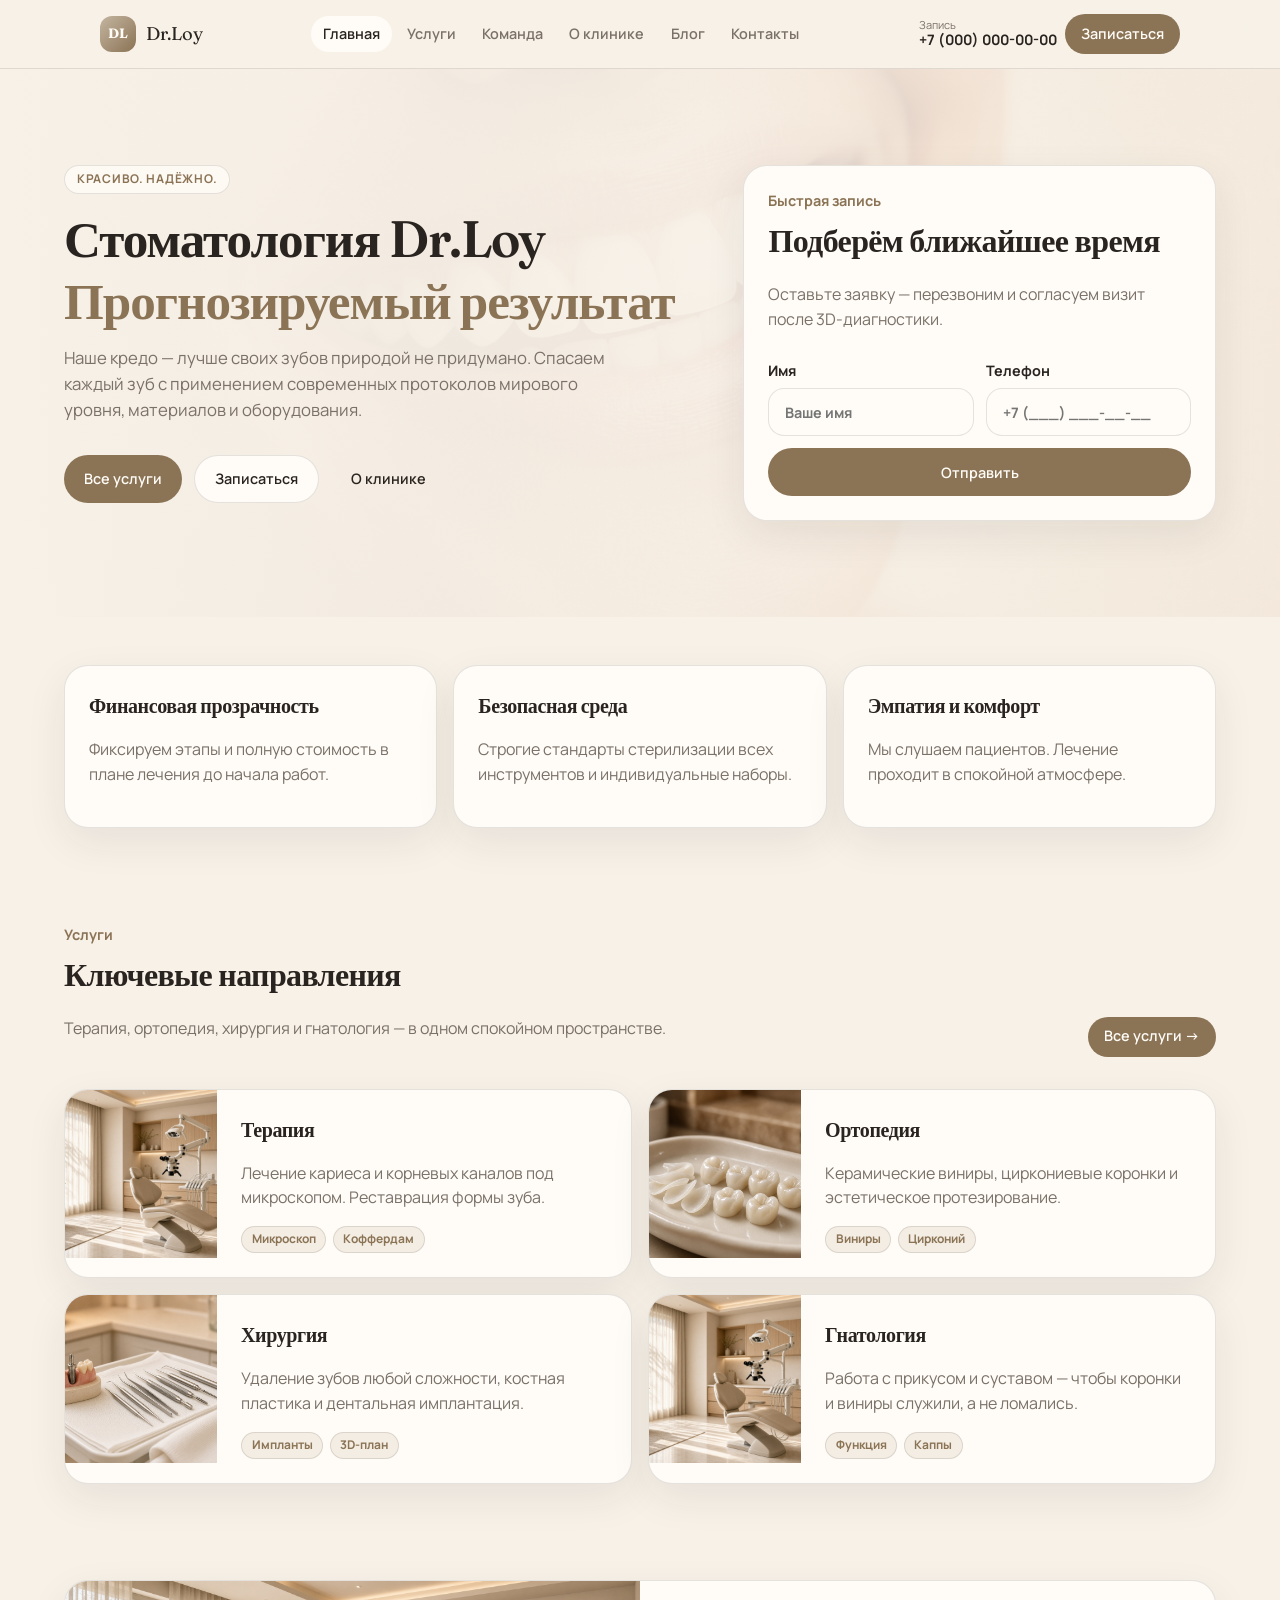
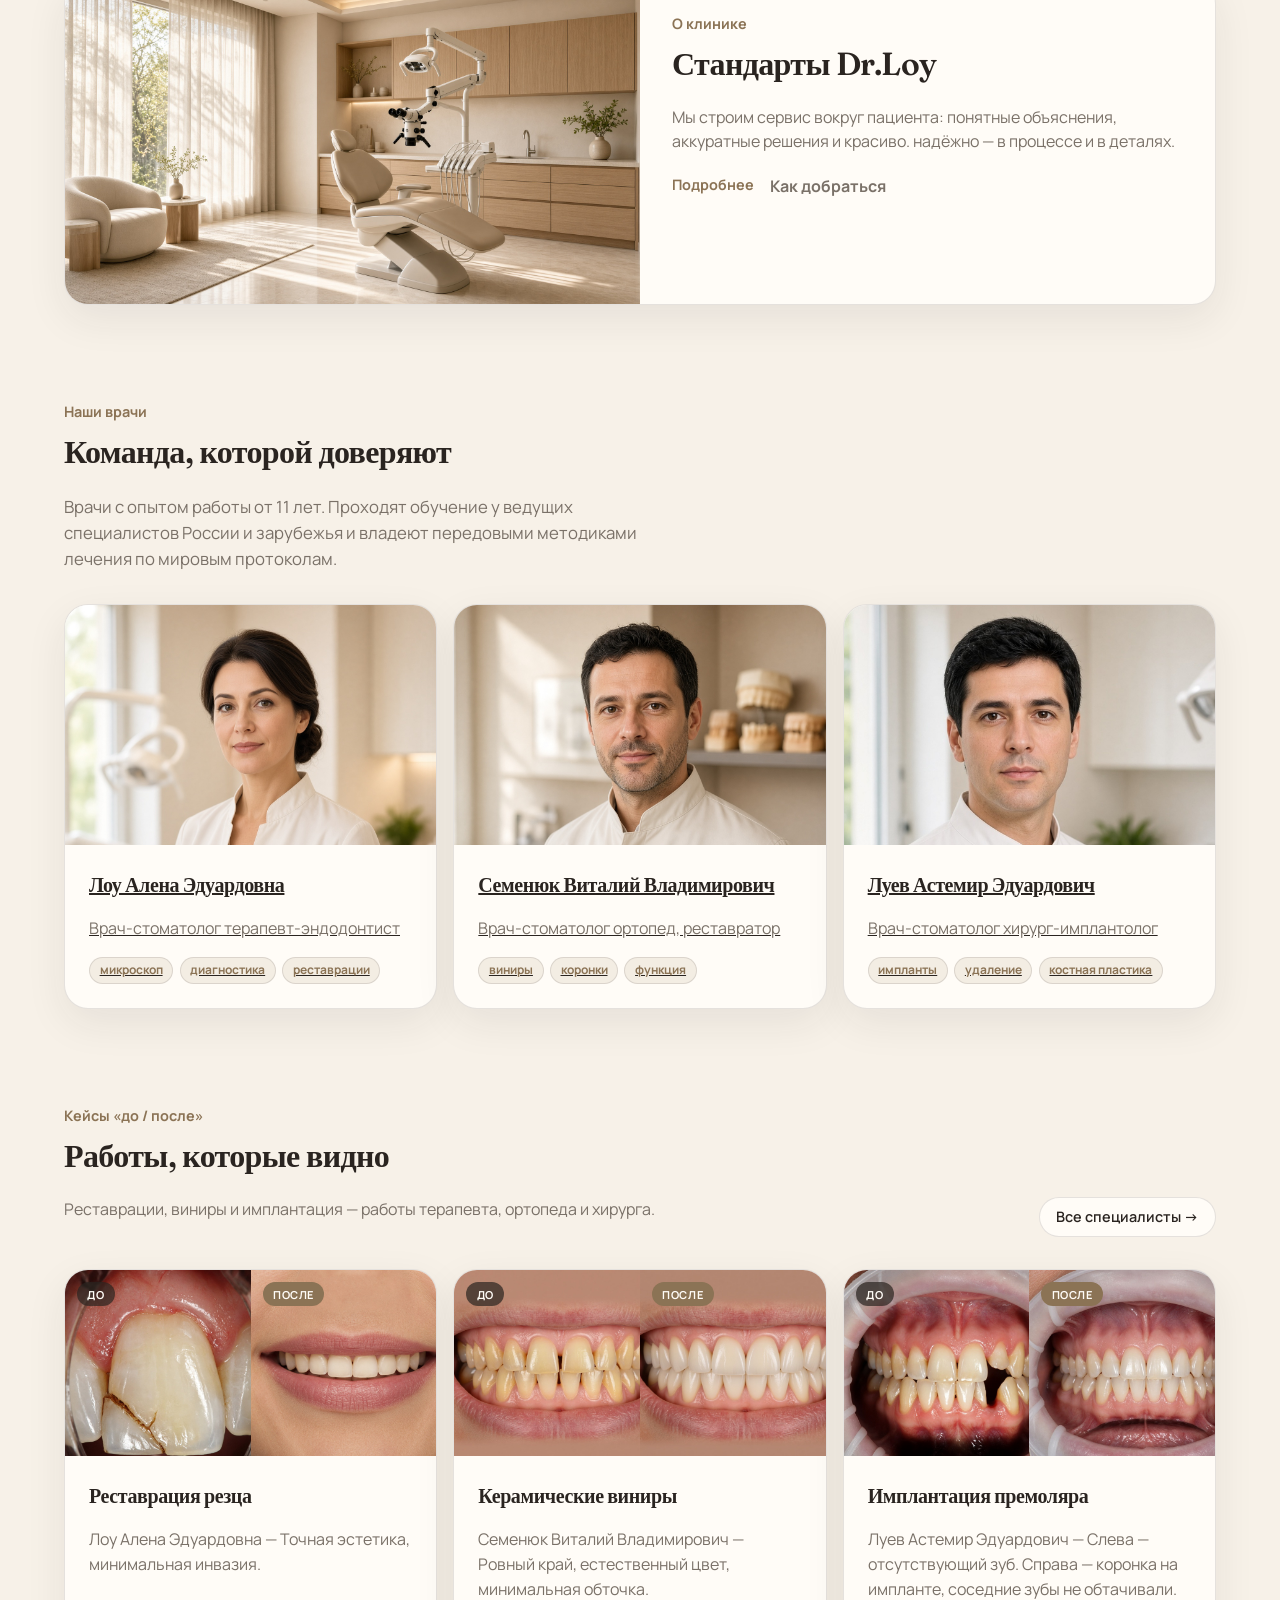
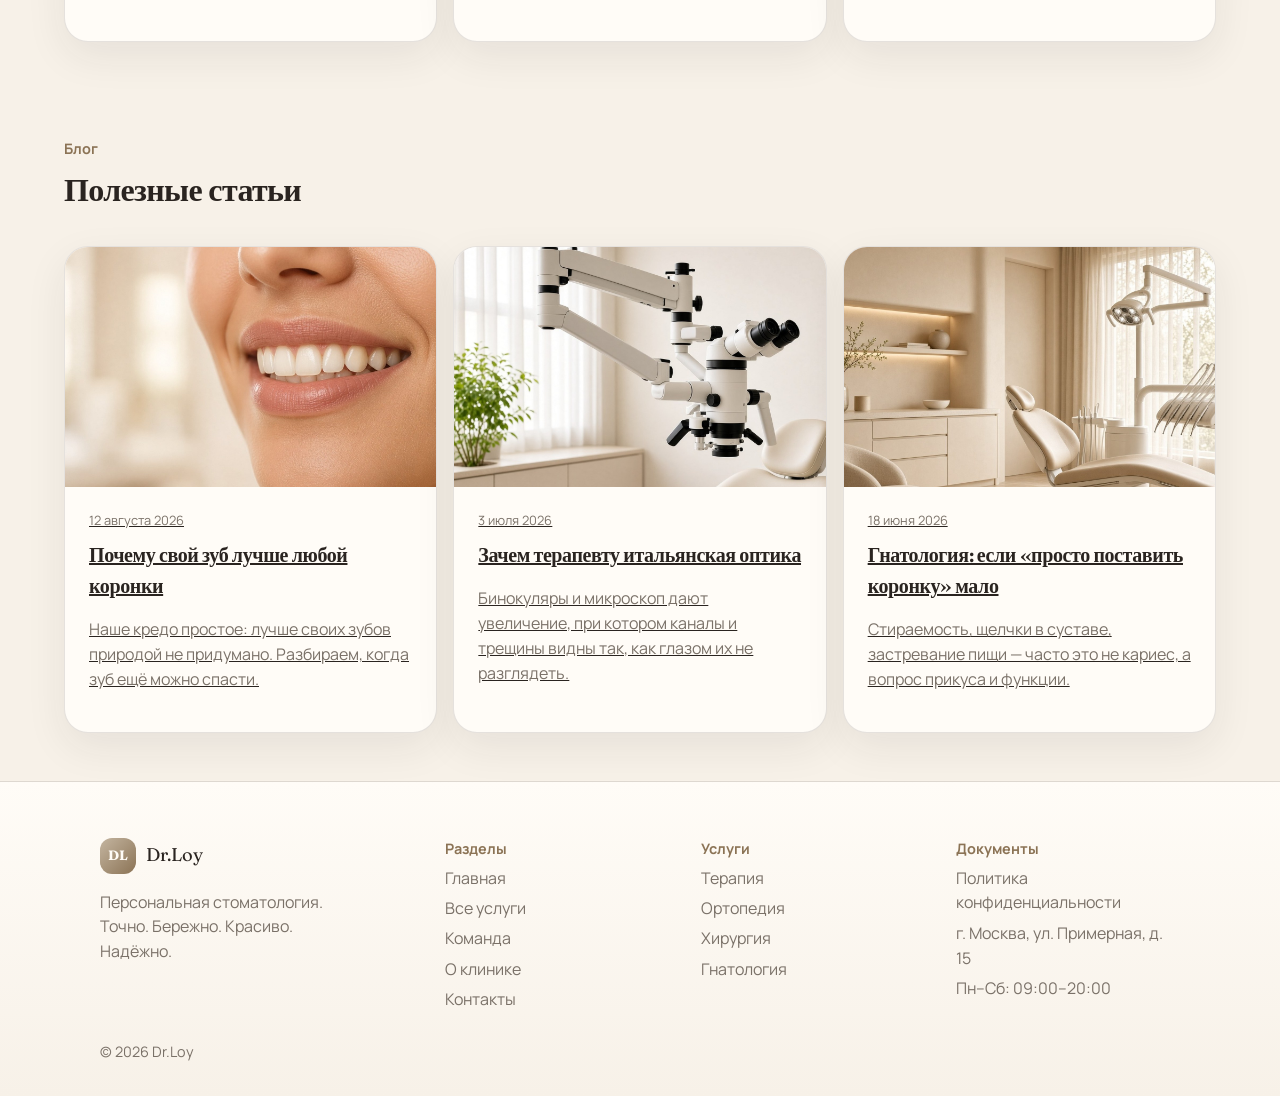
<file: index.html>
<!DOCTYPE html>
<html lang="ru">
<head>
  <meta charset="utf-8">
  <meta name="viewport" content="width=device-width, initial-scale=1">
  <title>Стоматология — Dr.Loy</title>
  <meta name="description" content="Персональная стоматология Dr.Loy. Точно. Бережно. Красиво. Надёжно.">
  <link rel="icon" href="favicon.svg" type="image/svg+xml">
  <link rel="preconnect" href="https://fonts.googleapis.com">
  <link rel="preconnect" href="https://fonts.gstatic.com" crossorigin>
  <link href="https://fonts.googleapis.com/css2?family=Fraunces:opsz,wght@9..144,500;9..144,600&family=Manrope:wght@400;600;700&display=swap" rel="stylesheet">
  <link rel="stylesheet" href="css/site.css">
</head>
<body>

<header class="header">
  <div class="wrap header-inner">
    <a class="logo" href="index.html" aria-label="На главную">
      <span class="mark">DL</span>
      <span>Dr.Loy</span>
    </a>
    <nav class="nav" aria-label="Навигация"><a class="is-on" href="index.html">Главная</a><a class="" href="uslugi.html">Услуги</a><a class="" href="komanda.html">Команда</a><a class="" href="o-klinike.html">О клинике</a><a class="" href="blog.html">Блог</a><a class="" href="kontakty.html">Контакты</a></nav>
    <div class="header-actions">
      <a class="phone" href="tel:+70000000000">
        <small>Запись</small>
        <b>+7 (000) 000-00-00</b>
      </a>
      <a class="btn btn-primary btn-sm" href="kontakty.html#booking">Записаться</a>
      <button class="menu-btn" type="button" data-menu aria-label="Меню">☰</button>
    </div>
  </div>
  <nav class="mobile-nav" data-mobile>
    <a href="index.html">Главная</a><a href="uslugi.html">Услуги</a><a href="komanda.html">Команда</a><a href="o-klinike.html">О клинике</a><a href="blog.html">Блог</a><a href="kontakty.html">Контакты</a>
    <a href="tel:+70000000000">+7 (000) 000-00-00</a>
  </nav>
</header>

<main>
  <section class="hero">
    <div class="hero-bg"><img src="images/bg/hero.jpg" alt="Ресепшен клиники Dr.Loy"><span></span></div>
    <div class="wrap hero-grid">
      <div>
        <span class="kicker">Красиво. Надёжно.</span>
        <h1>Стоматология Dr.Loy<span class="primary" style="display:block;font-size:inherit;margin-top:.4rem">Прогнозируемый результат</span></h1>
        <p class="lead">Наше кредо — лучше своих зубов природой не придумано. Спасаем каждый зуб с применением современных протоколов мирового уровня, материалов и оборудования.</p>
        <div class="hero-cta">
          <a class="btn btn-primary" href="uslugi.html">Все услуги</a>
          <a class="btn btn-ghost" href="kontakty.html#booking">Записаться</a>
          <a class="btn" href="o-klinike.html">О клинике</a>
        </div>
      </div>
      <div class="card pad">
        <div class="primary">Быстрая запись</div>
        <h2>Подберём ближайшее время</h2>
        
    <form class="form" data-booking>
      <p class="muted">Оставьте заявку — перезвоним и согласуем визит после 3D-диагностики.</p>
      <div class="form-row">
        <label>Имя<input name="name" required placeholder="Ваше имя" autocomplete="name"></label>
        <label>Телефон<input name="phone" required placeholder="+7 (___) ___-__-__" inputmode="tel" autocomplete="tel"></label>
      </div>
      
      <button class="btn btn-primary" type="submit">Отправить</button>
      <p class="ok hidden" data-ok>Заявка принята. Мы подберём ближайшее время и перезвоним.</p>
    </form>
      </div>
    </div>
  </section>

  <section class="section wrap">
    <div class="grid-3">
      <article class="card pad"><h3>Финансовая прозрачность</h3><p class="muted">Фиксируем этапы и полную стоимость в плане лечения до начала работ.</p></article>
      <article class="card pad"><h3>Безопасная среда</h3><p class="muted">Строгие стандарты стерилизации всех инструментов и индивидуальные наборы.</p></article>
      <article class="card pad"><h3>Эмпатия и комфорт</h3><p class="muted">Мы слушаем пациентов. Лечение проходит в спокойной атмосфере.</p></article>
    </div>
  </section>

  <section class="section wrap">
    <div class="row-head">
      <div>
        <div class="primary">Услуги</div>
        <h2>Ключевые направления</h2>
        <p class="muted">Терапия, ортопедия, хирургия и гнатология — в одном спокойном пространстве.</p>
      </div>
      <a class="btn btn-primary btn-sm" href="uslugi.html">Все услуги →</a>
    </div>
    <div class="grid-2" style="margin-top:2rem"><a class="card dir" href="terapiya.html"><img src="images/services/therapy.jpg" alt="Лечение под микроскопом"><div class="pad"><h3>Терапия</h3><p class="muted">Лечение кариеса и корневых каналов под микроскопом. Реставрация формы зуба.</p><div class="chips"><span class="badge">Микроскоп</span><span class="badge">Коффердам</span></div></div></a><a class="card dir" href="ortopediya.html"><img src="images/services/orthopedics.jpg" alt="Кабинет ортопедии"><div class="pad"><h3>Ортопедия</h3><p class="muted">Керамические виниры, циркониевые коронки и эстетическое протезирование.</p><div class="chips"><span class="badge">Виниры</span><span class="badge">Цирконий</span></div></div></a><a class="card dir" href="hirurgiya.html"><img src="images/services/surgery.jpg" alt="Хирургический кабинет"><div class="pad"><h3>Хирургия</h3><p class="muted">Удаление зубов любой сложности, костная пластика и дентальная имплантация.</p><div class="chips"><span class="badge">Импланты</span><span class="badge">3D-план</span></div></div></a><a class="card dir" href="gnatologiya.html"><img src="images/bg/clinic.jpg" alt="Кабинет консультации и планирования"><div class="pad"><h3>Гнатология</h3><p class="muted">Работа с прикусом и суставом — чтобы коронки и виниры служили, а не ломались.</p><div class="chips"><span class="badge">Функция</span><span class="badge">Каппы</span></div></div></a></div>
  </section>

  <section class="section wrap">
    <div class="card clinic-banner">
      <img src="images/bg/clinic.jpg" alt="Стоматологический кабинет Dr.Loy">
      <div class="pad" style="padding:2rem">
        <div class="primary">О клинике</div>
        <h2>Стандарты Dr.Loy</h2>
        <p class="muted">Мы строим сервис вокруг пациента: понятные объяснения, аккуратные решения и красиво. надёжно — в процессе и в деталях.</p>
        <div class="inline-links">
          <a class="primary" href="o-klinike.html">Подробнее</a>
          <a class="muted" href="kontakty.html">Как добраться</a>
        </div>
      </div>
    </div>
  </section>

  <section class="section wrap">
    <div class="primary">Наши врачи</div>
    <h2>Команда, которой доверяют</h2>
    <p class="lead">Врачи с опытом работы от 11 лет. Проходят обучение у ведущих специалистов России и зарубежья и владеют передовыми методиками лечения по мировым протоколам.</p>
    <div class="grid-3" style="margin-top:2rem"><a class="card person" href="vrach-alena-loy.html"><img src="images/doctors/alena-loy.jpg" alt="Лоу Алена Эдуардовна"><div class="pad"><h3>Лоу Алена Эдуардовна</h3><p class="muted">Врач-стоматолог терапевт-эндодонтист</p><div class="chips"><span class="badge">микроскоп</span><span class="badge">диагностика</span><span class="badge">реставрации</span></div></div></a><a class="card person" href="vrach-vitaly-semenyuk.html"><img src="images/doctors/vitaly-semenyuk.jpg" alt="Семенюк Виталий Владимирович"><div class="pad"><h3>Семенюк Виталий Владимирович</h3><p class="muted">Врач-стоматолог ортопед, реставратор</p><div class="chips"><span class="badge">виниры</span><span class="badge">коронки</span><span class="badge">функция</span></div></div></a><a class="card person" href="vrach-astemir-luev.html"><img src="images/doctors/astemir-luev.jpg" alt="Луев Астемир Эдуардович"><div class="pad"><h3>Луев Астемир Эдуардович</h3><p class="muted">Врач-стоматолог хирург-имплантолог</p><div class="chips"><span class="badge">импланты</span><span class="badge">удаление</span><span class="badge">костная пластика</span></div></div></a></div>
  </section>

  <section class="section wrap">
    <div class="row-head">
      <div>
        <div class="primary">Кейсы «до / после»</div>
        <h2>Работы, которые видно</h2>
        <p class="muted">Реставрации, виниры и имплантация — работы терапевта, ортопеда и хирурга.</p>
      </div>
      <a class="btn btn-ghost btn-sm" href="komanda.html">Все специалисты →</a>
    </div>
    <div class="grid-3" style="margin-top:2rem">
    <article class="card ba">
      <div class="ba-pair">
        <div class="shot"><img src="images/doctors/alena-loy/before-1.jpg" alt="До"><span class="tag tag-before">До</span></div>
        <div class="shot"><img src="images/doctors/alena-loy/after-1.jpg" alt="После"><span class="tag tag-after">После</span></div>
      </div>
      <div class="pad">
        <h3>Реставрация резца</h3>
        <p class="muted">Лоу Алена Эдуардовна — Точная эстетика, минимальная инвазия.</p>
      </div>
    </article>
    <article class="card ba">
      <div class="ba-pair">
        <div class="shot"><img src="images/doctors/vitaly-semenyuk/before-1.jpg" alt="До"><span class="tag tag-before">До</span></div>
        <div class="shot"><img src="images/doctors/vitaly-semenyuk/after-1.jpg" alt="После"><span class="tag tag-after">После</span></div>
      </div>
      <div class="pad">
        <h3>Керамические виниры</h3>
        <p class="muted">Семенюк Виталий Владимирович — Ровный край, естественный цвет, минимальная обточка.</p>
      </div>
    </article>
    <article class="card ba">
      <div class="ba-pair">
        <div class="shot"><img src="images/doctors/astemir-luev/before-1.jpg" alt="До"><span class="tag tag-before">До</span></div>
        <div class="shot"><img src="images/doctors/astemir-luev/after-1.jpg" alt="После"><span class="tag tag-after">После</span></div>
      </div>
      <div class="pad">
        <h3>Имплантация премоляра</h3>
        <p class="muted">Луев Астемир Эдуардович — Слева — отсутствующий зуб. Справа — коронка на импланте, соседние зубы не обтачивали.</p>
      </div>
    </article></div>
  </section>

  <section class="section wrap">
    <div class="primary">Блог</div>
    <h2>Полезные статьи</h2>
    <div class="grid-3" style="margin-top:2rem"><a class="card person" href="blog.html"><img src="images/blog/save-tooth.jpg" alt="Работа под дентальным микроскопом" class="post-thumb"><div class="pad"><div class="muted" style="font-size:.8rem">12 августа 2026</div><h3 style="margin-top:.5rem">Почему свой зуб лучше любой коронки</h3><p class="muted">Наше кредо простое: лучше своих зубов природой не придумано. Разбираем, когда зуб ещё можно спасти.</p></div></a><a class="card person" href="blog.html"><img src="images/blog/microscope.jpg" alt="Дентальный микроскоп" class="post-thumb"><div class="pad"><div class="muted" style="font-size:.8rem">3 июля 2026</div><h3 style="margin-top:.5rem">Зачем терапевту итальянская оптика</h3><p class="muted">Бинокуляры и микроскоп дают увеличение, при котором каналы и трещины видны так, как глазом их не разглядеть.</p></div></a><a class="card person" href="blog.html"><img src="images/blog/waiting.jpg" alt="Ортопед: функция и прикус" class="post-thumb"><div class="pad"><div class="muted" style="font-size:.8rem">18 июня 2026</div><h3 style="margin-top:.5rem">Гнатология: если «просто поставить коронку» мало</h3><p class="muted">Стираемость, щелчки в суставе, застревание пищи — часто это не кариес, а вопрос прикуса и функции.</p></div></a></div>
  </section>
</main>


<footer class="footer">
  <div class="wrap footer-grid">
    <div>
      <div class="logo"><span class="mark">DL</span><span>Dr.Loy</span></div>
      <p class="muted" style="margin-top:1rem;max-width:16rem">Персональная стоматология.<br>Точно. Бережно. Красиво. Надёжно.</p>
    </div>
    <div>
      <div class="primary">Разделы</div>
      <a href="index.html">Главная</a>
      <a href="uslugi.html">Все услуги</a>
      <a href="komanda.html">Команда</a>
      <a href="o-klinike.html">О клинике</a>
      <a href="kontakty.html">Контакты</a>
    </div>
    <div>
      <div class="primary">Услуги</div>
      <a href="terapiya.html">Терапия</a>
      <a href="ortopediya.html">Ортопедия</a>
      <a href="hirurgiya.html">Хирургия</a>
      <a href="gnatologiya.html">Гнатология</a>
    </div>
    <div>
      <div class="primary">Документы</div>
      <a href="politika.html">Политика конфиденциальности</a>
      <span class="muted" style="display:block;margin:.35rem 0">г. Москва, ул. Примерная, д. 15</span>
      <span class="muted" style="display:block;margin:.35rem 0">Пн–Сб: 09:00–20:00</span>
    </div>
  </div>
  <div class="wrap muted" style="padding-top:1.5rem;font-size:.9rem">© 2026 Dr.Loy</div>
</footer>
<script src="js/site.js"></script>
</body>
</html>
</file>
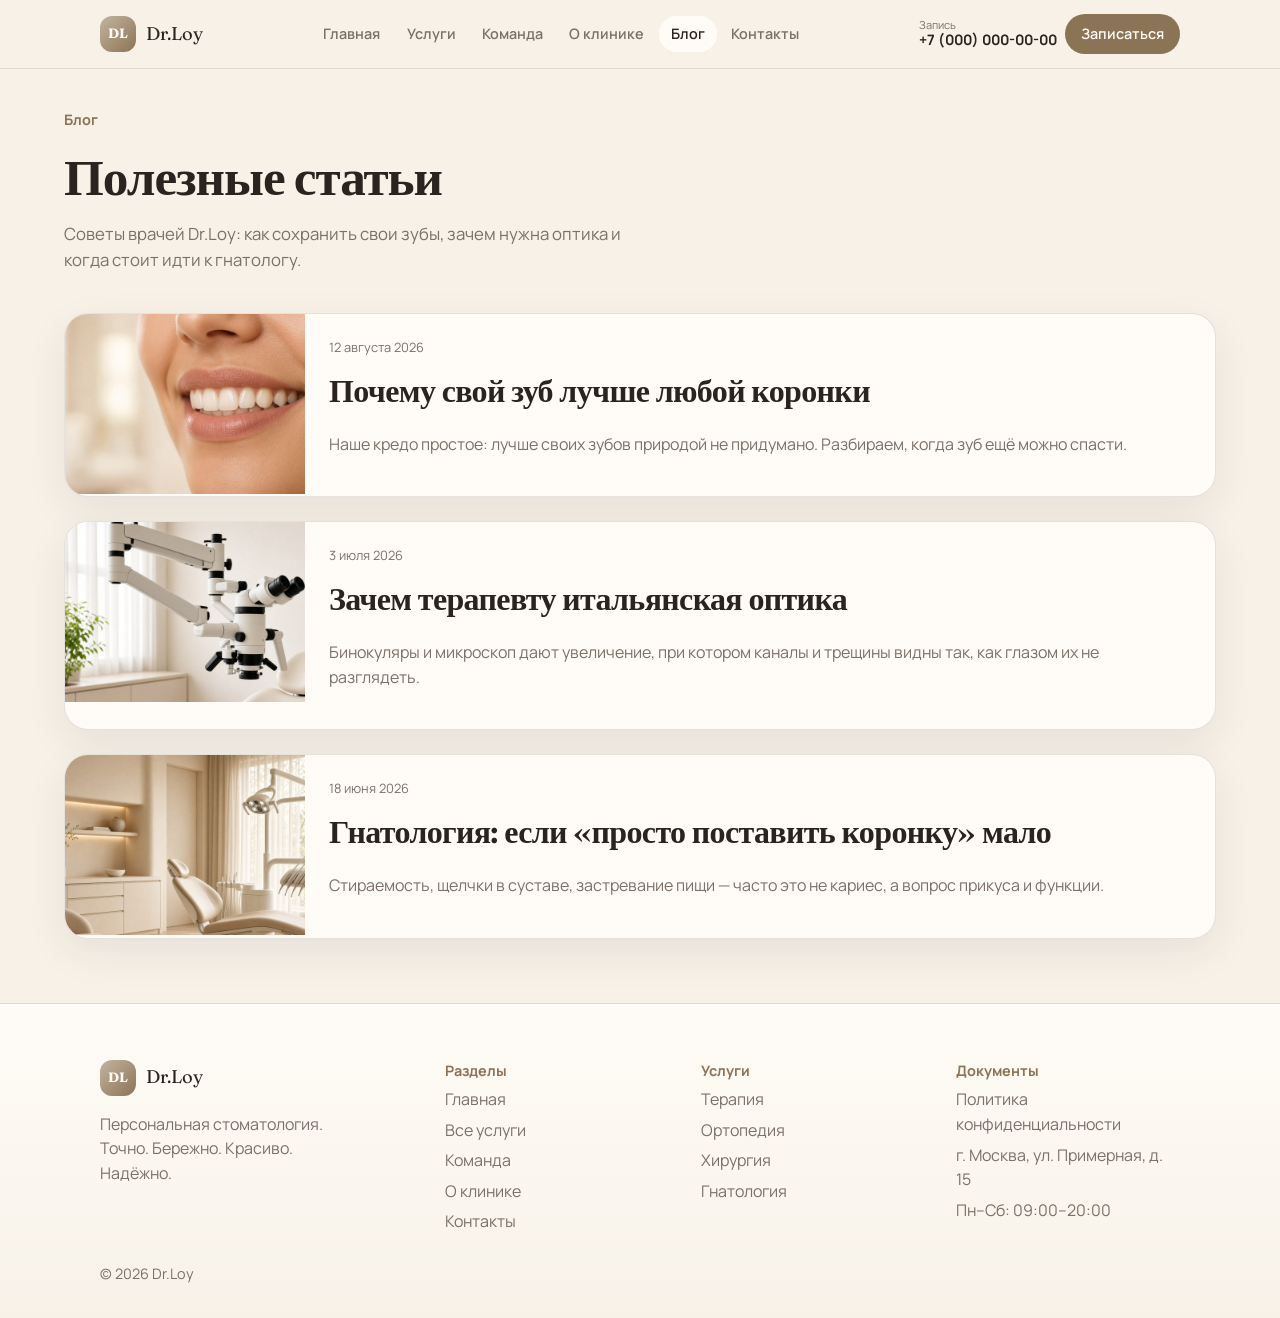
<file: blog.html>
<!DOCTYPE html>
<html lang="ru">
<head>
  <meta charset="utf-8">
  <meta name="viewport" content="width=device-width, initial-scale=1">
  <title>Блог — Dr.Loy</title>
  <meta name="description" content="Персональная стоматология Dr.Loy. Точно. Бережно. Красиво. Надёжно.">
  <link rel="icon" href="favicon.svg" type="image/svg+xml">
  <link rel="preconnect" href="https://fonts.googleapis.com">
  <link rel="preconnect" href="https://fonts.gstatic.com" crossorigin>
  <link href="https://fonts.googleapis.com/css2?family=Fraunces:opsz,wght@9..144,500;9..144,600&family=Manrope:wght@400;600;700&display=swap" rel="stylesheet">
  <link rel="stylesheet" href="css/site.css">
</head>
<body>

<header class="header">
  <div class="wrap header-inner">
    <a class="logo" href="index.html" aria-label="На главную">
      <span class="mark">DL</span>
      <span>Dr.Loy</span>
    </a>
    <nav class="nav" aria-label="Навигация"><a class="" href="index.html">Главная</a><a class="" href="uslugi.html">Услуги</a><a class="" href="komanda.html">Команда</a><a class="" href="o-klinike.html">О клинике</a><a class="is-on" href="blog.html">Блог</a><a class="" href="kontakty.html">Контакты</a></nav>
    <div class="header-actions">
      <a class="phone" href="tel:+70000000000">
        <small>Запись</small>
        <b>+7 (000) 000-00-00</b>
      </a>
      <a class="btn btn-primary btn-sm" href="kontakty.html#booking">Записаться</a>
      <button class="menu-btn" type="button" data-menu aria-label="Меню">☰</button>
    </div>
  </div>
  <nav class="mobile-nav" data-mobile>
    <a href="index.html">Главная</a><a href="uslugi.html">Услуги</a><a href="komanda.html">Команда</a><a href="o-klinike.html">О клинике</a><a href="blog.html">Блог</a><a href="kontakty.html">Контакты</a>
    <a href="tel:+70000000000">+7 (000) 000-00-00</a>
  </nav>
</header>

<main class="page wrap">
  <div class="primary">Блог</div>
  <h1>Полезные статьи</h1>
  <p class="lead">Советы врачей Dr.Loy: как сохранить свои зубы, зачем нужна оптика и когда стоит идти к гнатологу.</p>
  <div style="display:grid;gap:1.5rem;margin-top:2.5rem"><article class="card blog-row"><img src="images/blog/save-tooth.jpg" alt=""><div class="pad" style="padding:1.5rem"><div class="muted" style="font-size:.8rem">12 августа 2026</div><h2 style="margin-top:.5rem">Почему свой зуб лучше любой коронки</h2><p class="muted">Наше кредо простое: лучше своих зубов природой не придумано. Разбираем, когда зуб ещё можно спасти.</p></div></article><article class="card blog-row"><img src="images/blog/microscope.jpg" alt="Дентальный микроскоп"><div class="pad" style="padding:1.5rem"><div class="muted" style="font-size:.8rem">3 июля 2026</div><h2 style="margin-top:.5rem">Зачем терапевту итальянская оптика</h2><p class="muted">Бинокуляры и микроскоп дают увеличение, при котором каналы и трещины видны так, как глазом их не разглядеть.</p></div></article><article class="card blog-row"><img src="images/blog/waiting.jpg" alt="Зона ожидания клиники"><div class="pad" style="padding:1.5rem"><div class="muted" style="font-size:.8rem">18 июня 2026</div><h2 style="margin-top:.5rem">Гнатология: если «просто поставить коронку» мало</h2><p class="muted">Стираемость, щелчки в суставе, застревание пищи — часто это не кариес, а вопрос прикуса и функции.</p></div></article></div>
</main>


<footer class="footer">
  <div class="wrap footer-grid">
    <div>
      <div class="logo"><span class="mark">DL</span><span>Dr.Loy</span></div>
      <p class="muted" style="margin-top:1rem;max-width:16rem">Персональная стоматология.<br>Точно. Бережно. Красиво. Надёжно.</p>
    </div>
    <div>
      <div class="primary">Разделы</div>
      <a href="index.html">Главная</a>
      <a href="uslugi.html">Все услуги</a>
      <a href="komanda.html">Команда</a>
      <a href="o-klinike.html">О клинике</a>
      <a href="kontakty.html">Контакты</a>
    </div>
    <div>
      <div class="primary">Услуги</div>
      <a href="terapiya.html">Терапия</a>
      <a href="ortopediya.html">Ортопедия</a>
      <a href="hirurgiya.html">Хирургия</a>
      <a href="gnatologiya.html">Гнатология</a>
    </div>
    <div>
      <div class="primary">Документы</div>
      <a href="politika.html">Политика конфиденциальности</a>
      <span class="muted" style="display:block;margin:.35rem 0">г. Москва, ул. Примерная, д. 15</span>
      <span class="muted" style="display:block;margin:.35rem 0">Пн–Сб: 09:00–20:00</span>
    </div>
  </div>
  <div class="wrap muted" style="padding-top:1.5rem;font-size:.9rem">© 2026 Dr.Loy</div>
</footer>
<script src="js/site.js"></script>
</body>
</html>
</file>
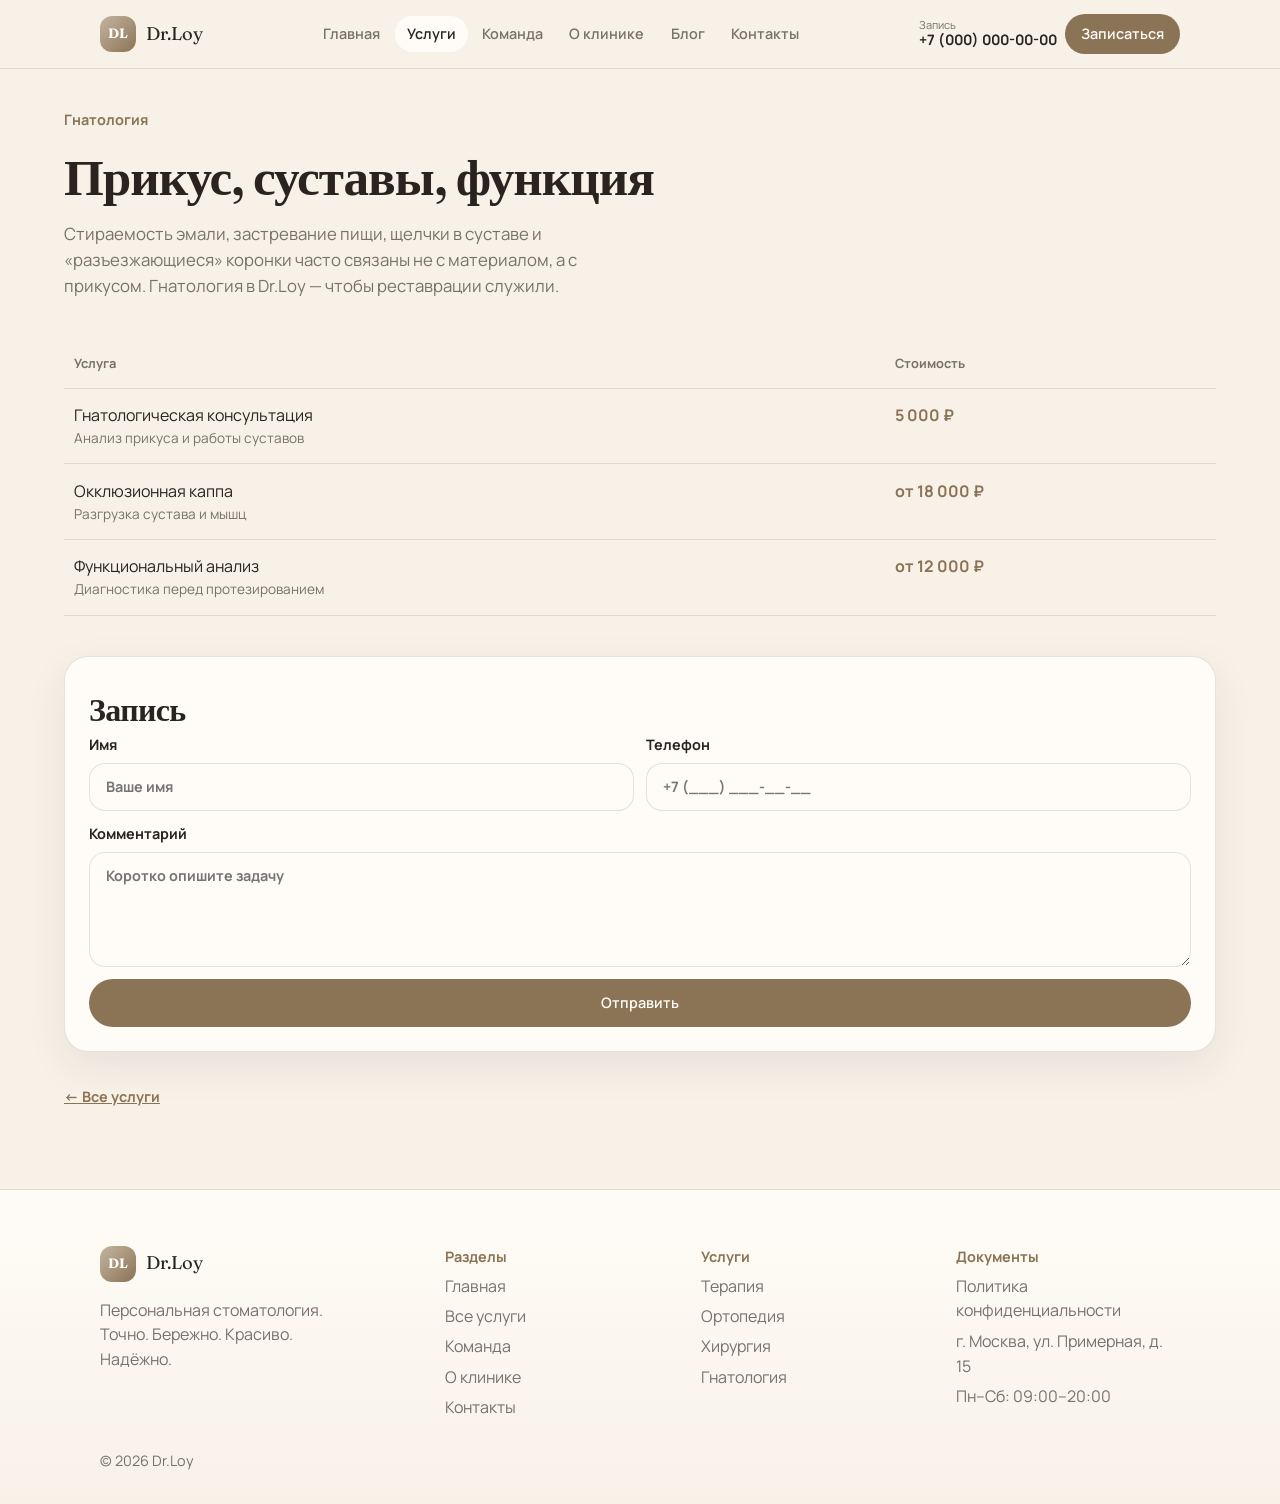
<file: gnatologiya.html>
<!DOCTYPE html>
<html lang="ru">
<head>
  <meta charset="utf-8">
  <meta name="viewport" content="width=device-width, initial-scale=1">
  <title>Гнатология — Dr.Loy</title>
  <meta name="description" content="Персональная стоматология Dr.Loy. Точно. Бережно. Красиво. Надёжно.">
  <link rel="icon" href="favicon.svg" type="image/svg+xml">
  <link rel="preconnect" href="https://fonts.googleapis.com">
  <link rel="preconnect" href="https://fonts.gstatic.com" crossorigin>
  <link href="https://fonts.googleapis.com/css2?family=Fraunces:opsz,wght@9..144,500;9..144,600&family=Manrope:wght@400;600;700&display=swap" rel="stylesheet">
  <link rel="stylesheet" href="css/site.css">
</head>
<body>

<header class="header">
  <div class="wrap header-inner">
    <a class="logo" href="index.html" aria-label="На главную">
      <span class="mark">DL</span>
      <span>Dr.Loy</span>
    </a>
    <nav class="nav" aria-label="Навигация"><a class="" href="index.html">Главная</a><a class="is-on" href="uslugi.html">Услуги</a><a class="" href="komanda.html">Команда</a><a class="" href="o-klinike.html">О клинике</a><a class="" href="blog.html">Блог</a><a class="" href="kontakty.html">Контакты</a></nav>
    <div class="header-actions">
      <a class="phone" href="tel:+70000000000">
        <small>Запись</small>
        <b>+7 (000) 000-00-00</b>
      </a>
      <a class="btn btn-primary btn-sm" href="kontakty.html#booking">Записаться</a>
      <button class="menu-btn" type="button" data-menu aria-label="Меню">☰</button>
    </div>
  </div>
  <nav class="mobile-nav" data-mobile>
    <a href="index.html">Главная</a><a href="uslugi.html">Услуги</a><a href="komanda.html">Команда</a><a href="o-klinike.html">О клинике</a><a href="blog.html">Блог</a><a href="kontakty.html">Контакты</a>
    <a href="tel:+70000000000">+7 (000) 000-00-00</a>
  </nav>
</header>

<main class="page wrap">
  <div class="primary">Гнатология</div>
  <h1>Прикус, суставы, функция</h1>
  <p class="lead">Стираемость эмали, застревание пищи, щелчки в суставе и «разъезжающиеся» коронки часто связаны не с материалом, а с прикусом. Гнатология в Dr.Loy — чтобы реставрации служили.</p>
  
  <section style="margin-top:2.5rem"><table class="price"><thead><tr><th>Услуга</th><th>Стоимость</th></tr></thead><tbody><tr data-row="Гнатологическая консультация Анализ прикуса и работы суставов"><td>Гнатологическая консультация<div class="muted" style="font-weight:400;font-size:.85rem">Анализ прикуса и работы суставов</div></td><td>5 000 ₽</td></tr><tr data-row="Окклюзионная каппа Разгрузка сустава и мышц"><td>Окклюзионная каппа<div class="muted" style="font-weight:400;font-size:.85rem">Разгрузка сустава и мышц</div></td><td>от 18 000 ₽</td></tr><tr data-row="Функциональный анализ Диагностика перед протезированием"><td>Функциональный анализ<div class="muted" style="font-weight:400;font-size:.85rem">Диагностика перед протезированием</div></td><td>от 12 000 ₽</td></tr></tbody></table></section>
  <section class="card pad" style="margin-top:2.5rem">
    <h2>Запись</h2>
    
    <form class="form" data-booking>
      
      <div class="form-row">
        <label>Имя<input name="name" required placeholder="Ваше имя" autocomplete="name"></label>
        <label>Телефон<input name="phone" required placeholder="+7 (___) ___-__-__" inputmode="tel" autocomplete="tel"></label>
      </div>
      <label>Комментарий<textarea name="comment" rows="4" placeholder="Коротко опишите задачу"></textarea></label>
      <button class="btn btn-primary" type="submit">Отправить</button>
      <p class="ok hidden" data-ok>Заявка принята. Мы подберём ближайшее время и перезвоним.</p>
    </form>
  </section>
  <p style="margin-top:2rem"><a class="primary" href="uslugi.html">← Все услуги</a></p>
</main>


<footer class="footer">
  <div class="wrap footer-grid">
    <div>
      <div class="logo"><span class="mark">DL</span><span>Dr.Loy</span></div>
      <p class="muted" style="margin-top:1rem;max-width:16rem">Персональная стоматология.<br>Точно. Бережно. Красиво. Надёжно.</p>
    </div>
    <div>
      <div class="primary">Разделы</div>
      <a href="index.html">Главная</a>
      <a href="uslugi.html">Все услуги</a>
      <a href="komanda.html">Команда</a>
      <a href="o-klinike.html">О клинике</a>
      <a href="kontakty.html">Контакты</a>
    </div>
    <div>
      <div class="primary">Услуги</div>
      <a href="terapiya.html">Терапия</a>
      <a href="ortopediya.html">Ортопедия</a>
      <a href="hirurgiya.html">Хирургия</a>
      <a href="gnatologiya.html">Гнатология</a>
    </div>
    <div>
      <div class="primary">Документы</div>
      <a href="politika.html">Политика конфиденциальности</a>
      <span class="muted" style="display:block;margin:.35rem 0">г. Москва, ул. Примерная, д. 15</span>
      <span class="muted" style="display:block;margin:.35rem 0">Пн–Сб: 09:00–20:00</span>
    </div>
  </div>
  <div class="wrap muted" style="padding-top:1.5rem;font-size:.9rem">© 2026 Dr.Loy</div>
</footer>
<script src="js/site.js"></script>
</body>
</html>
</file>
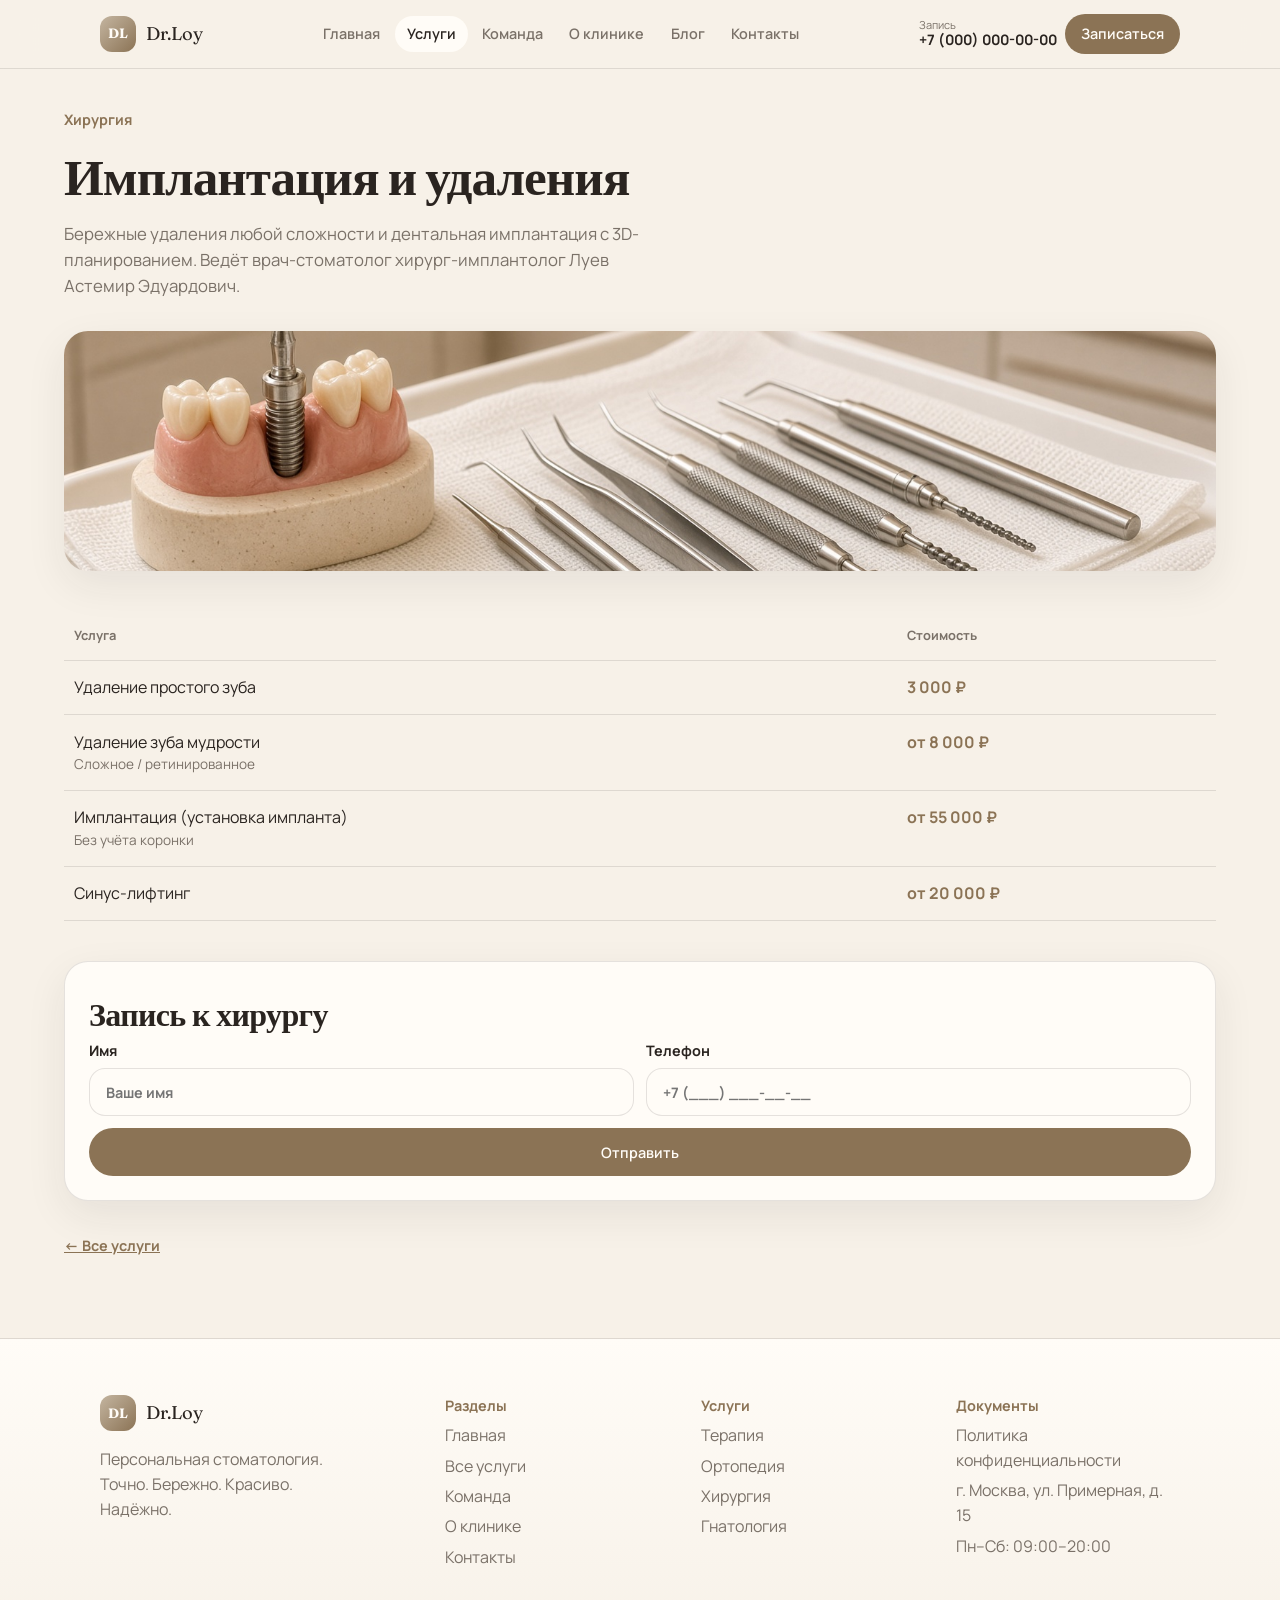
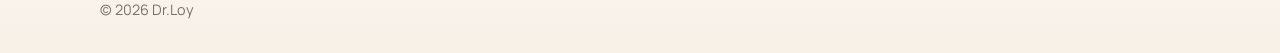
<file: hirurgiya.html>
<!DOCTYPE html>
<html lang="ru">
<head>
  <meta charset="utf-8">
  <meta name="viewport" content="width=device-width, initial-scale=1">
  <title>Хирургия — Dr.Loy</title>
  <meta name="description" content="Персональная стоматология Dr.Loy. Точно. Бережно. Красиво. Надёжно.">
  <link rel="icon" href="favicon.svg" type="image/svg+xml">
  <link rel="preconnect" href="https://fonts.googleapis.com">
  <link rel="preconnect" href="https://fonts.gstatic.com" crossorigin>
  <link href="https://fonts.googleapis.com/css2?family=Fraunces:opsz,wght@9..144,500;9..144,600&family=Manrope:wght@400;600;700&display=swap" rel="stylesheet">
  <link rel="stylesheet" href="css/site.css">
</head>
<body>

<header class="header">
  <div class="wrap header-inner">
    <a class="logo" href="index.html" aria-label="На главную">
      <span class="mark">DL</span>
      <span>Dr.Loy</span>
    </a>
    <nav class="nav" aria-label="Навигация"><a class="" href="index.html">Главная</a><a class="is-on" href="uslugi.html">Услуги</a><a class="" href="komanda.html">Команда</a><a class="" href="o-klinike.html">О клинике</a><a class="" href="blog.html">Блог</a><a class="" href="kontakty.html">Контакты</a></nav>
    <div class="header-actions">
      <a class="phone" href="tel:+70000000000">
        <small>Запись</small>
        <b>+7 (000) 000-00-00</b>
      </a>
      <a class="btn btn-primary btn-sm" href="kontakty.html#booking">Записаться</a>
      <button class="menu-btn" type="button" data-menu aria-label="Меню">☰</button>
    </div>
  </div>
  <nav class="mobile-nav" data-mobile>
    <a href="index.html">Главная</a><a href="uslugi.html">Услуги</a><a href="komanda.html">Команда</a><a href="o-klinike.html">О клинике</a><a href="blog.html">Блог</a><a href="kontakty.html">Контакты</a>
    <a href="tel:+70000000000">+7 (000) 000-00-00</a>
  </nav>
</header>

<main class="page wrap">
  <div class="primary">Хирургия</div>
  <h1>Имплантация и удаления</h1>
  <p class="lead">Бережные удаления любой сложности и дентальная имплантация с 3D-планированием. Ведёт врач-стоматолог хирург-имплантолог Луев Астемир Эдуардович.</p>
  <img class="wide-photo" src="images/services/surgery.jpg" alt="Хирургический кабинет" style="margin-top:2rem">
  <section style="margin-top:2.5rem"><table class="price"><thead><tr><th>Услуга</th><th>Стоимость</th></tr></thead><tbody><tr data-row="Удаление простого зуба "><td>Удаление простого зуба</td><td>3 000 ₽</td></tr><tr data-row="Удаление зуба мудрости Сложное / ретинированное"><td>Удаление зуба мудрости<div class="muted" style="font-weight:400;font-size:.85rem">Сложное / ретинированное</div></td><td>от 8 000 ₽</td></tr><tr data-row="Имплантация (установка импланта) Без учёта коронки"><td>Имплантация (установка импланта)<div class="muted" style="font-weight:400;font-size:.85rem">Без учёта коронки</div></td><td>от 55 000 ₽</td></tr><tr data-row="Синус-лифтинг "><td>Синус-лифтинг</td><td>от 20 000 ₽</td></tr></tbody></table></section>
  <section class="card pad" style="margin-top:2.5rem">
    <h2>Запись к хирургу</h2>
    
    <form class="form" data-booking>
      
      <div class="form-row">
        <label>Имя<input name="name" required placeholder="Ваше имя" autocomplete="name"></label>
        <label>Телефон<input name="phone" required placeholder="+7 (___) ___-__-__" inputmode="tel" autocomplete="tel"></label>
      </div>
      
      <button class="btn btn-primary" type="submit">Отправить</button>
      <p class="ok hidden" data-ok>Заявка принята. Мы подберём ближайшее время и перезвоним.</p>
    </form>
  </section>
  <p style="margin-top:2rem"><a class="primary" href="uslugi.html">← Все услуги</a></p>
</main>


<footer class="footer">
  <div class="wrap footer-grid">
    <div>
      <div class="logo"><span class="mark">DL</span><span>Dr.Loy</span></div>
      <p class="muted" style="margin-top:1rem;max-width:16rem">Персональная стоматология.<br>Точно. Бережно. Красиво. Надёжно.</p>
    </div>
    <div>
      <div class="primary">Разделы</div>
      <a href="index.html">Главная</a>
      <a href="uslugi.html">Все услуги</a>
      <a href="komanda.html">Команда</a>
      <a href="o-klinike.html">О клинике</a>
      <a href="kontakty.html">Контакты</a>
    </div>
    <div>
      <div class="primary">Услуги</div>
      <a href="terapiya.html">Терапия</a>
      <a href="ortopediya.html">Ортопедия</a>
      <a href="hirurgiya.html">Хирургия</a>
      <a href="gnatologiya.html">Гнатология</a>
    </div>
    <div>
      <div class="primary">Документы</div>
      <a href="politika.html">Политика конфиденциальности</a>
      <span class="muted" style="display:block;margin:.35rem 0">г. Москва, ул. Примерная, д. 15</span>
      <span class="muted" style="display:block;margin:.35rem 0">Пн–Сб: 09:00–20:00</span>
    </div>
  </div>
  <div class="wrap muted" style="padding-top:1.5rem;font-size:.9rem">© 2026 Dr.Loy</div>
</footer>
<script src="js/site.js"></script>
</body>
</html>
</file>
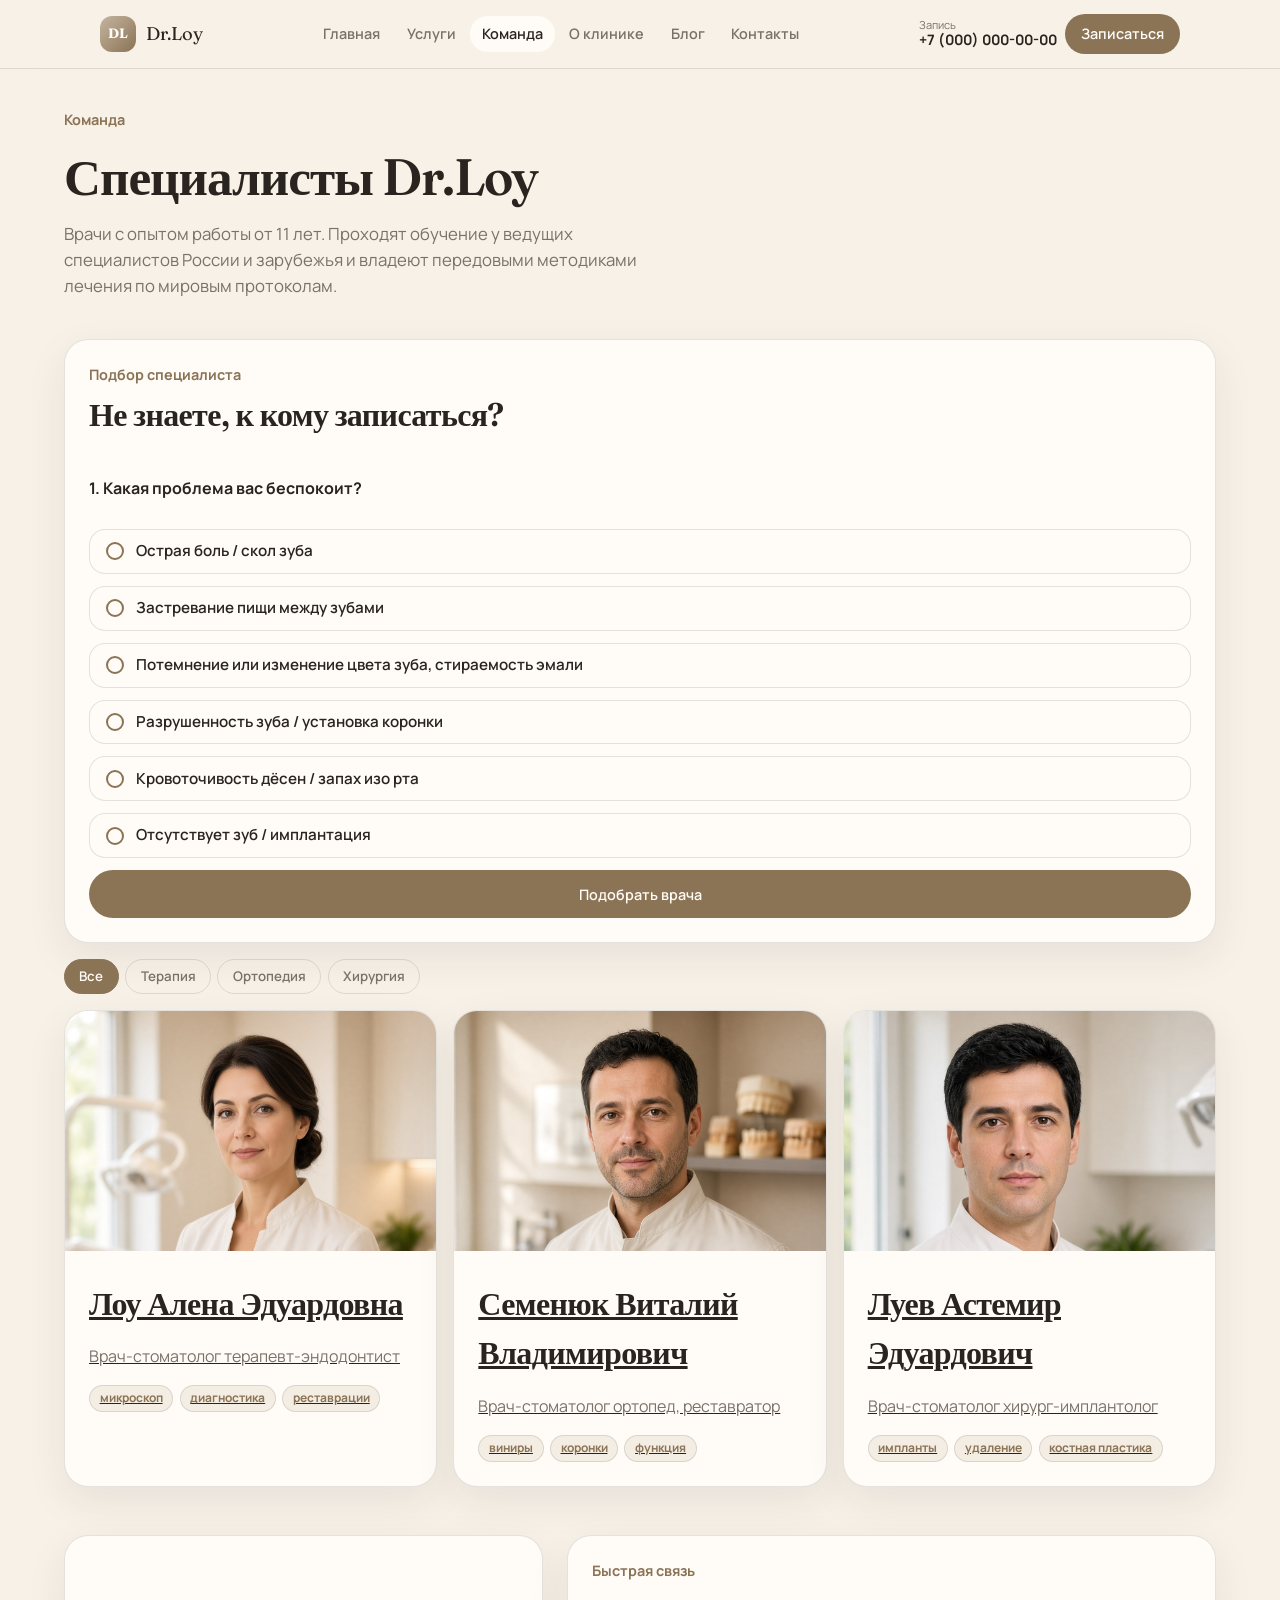
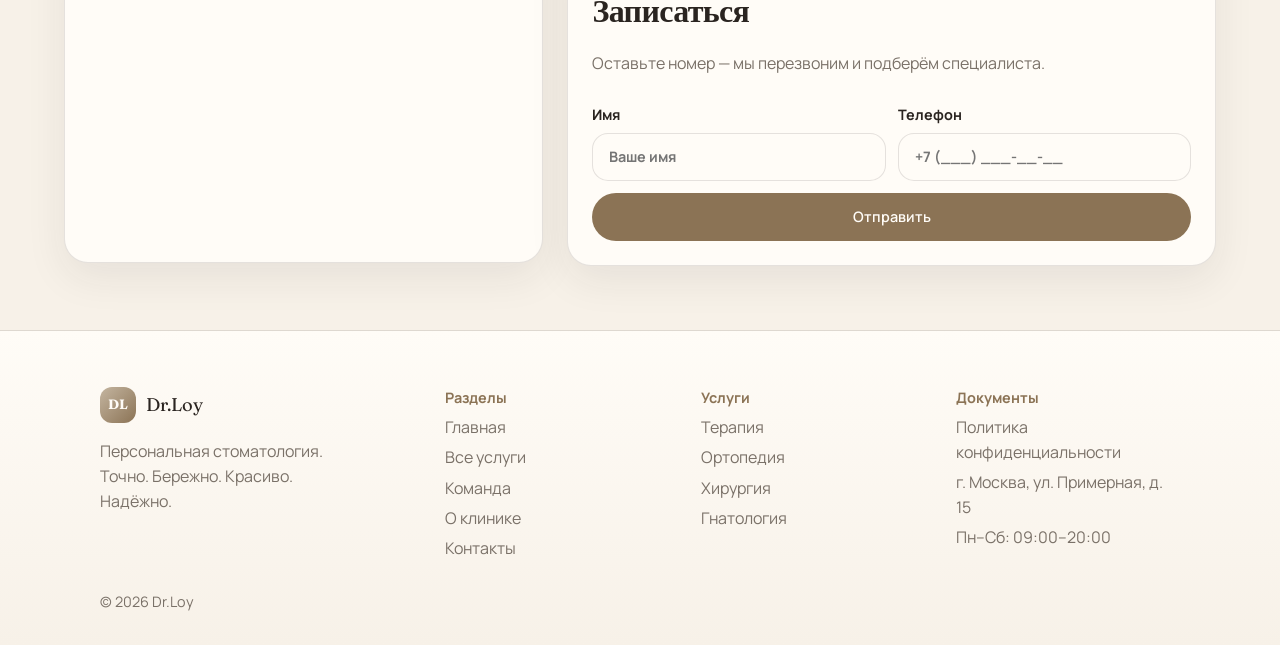
<file: komanda.html>
<!DOCTYPE html>
<html lang="ru">
<head>
  <meta charset="utf-8">
  <meta name="viewport" content="width=device-width, initial-scale=1">
  <title>Команда — Dr.Loy</title>
  <meta name="description" content="Персональная стоматология Dr.Loy. Точно. Бережно. Красиво. Надёжно.">
  <link rel="icon" href="favicon.svg" type="image/svg+xml">
  <link rel="preconnect" href="https://fonts.googleapis.com">
  <link rel="preconnect" href="https://fonts.gstatic.com" crossorigin>
  <link href="https://fonts.googleapis.com/css2?family=Fraunces:opsz,wght@9..144,500;9..144,600&family=Manrope:wght@400;600;700&display=swap" rel="stylesheet">
  <link rel="stylesheet" href="css/site.css">
</head>
<body>

<header class="header">
  <div class="wrap header-inner">
    <a class="logo" href="index.html" aria-label="На главную">
      <span class="mark">DL</span>
      <span>Dr.Loy</span>
    </a>
    <nav class="nav" aria-label="Навигация"><a class="" href="index.html">Главная</a><a class="" href="uslugi.html">Услуги</a><a class="is-on" href="komanda.html">Команда</a><a class="" href="o-klinike.html">О клинике</a><a class="" href="blog.html">Блог</a><a class="" href="kontakty.html">Контакты</a></nav>
    <div class="header-actions">
      <a class="phone" href="tel:+70000000000">
        <small>Запись</small>
        <b>+7 (000) 000-00-00</b>
      </a>
      <a class="btn btn-primary btn-sm" href="kontakty.html#booking">Записаться</a>
      <button class="menu-btn" type="button" data-menu aria-label="Меню">☰</button>
    </div>
  </div>
  <nav class="mobile-nav" data-mobile>
    <a href="index.html">Главная</a><a href="uslugi.html">Услуги</a><a href="komanda.html">Команда</a><a href="o-klinike.html">О клинике</a><a href="blog.html">Блог</a><a href="kontakty.html">Контакты</a>
    <a href="tel:+70000000000">+7 (000) 000-00-00</a>
  </nav>
</header>

<main class="page wrap">
  <div class="primary">Команда</div>
  <h1>Специалисты Dr.Loy</h1>
  <p class="lead">Врачи с опытом работы от 11 лет. Проходят обучение у ведущих специалистов России и зарубежья и владеют передовыми методиками лечения по мировым протоколам.</p>
  <section class="card pad" style="margin-top:2.5rem">
    <div class="primary">Подбор специалиста</div>
    <h2>Не знаете, к кому записаться?</h2>
    <form class="form quiz" data-quiz style="margin-top:1.25rem">
      <p><strong>1. Какая проблема вас беспокоит?</strong></p>
      <label class="opt"><input type="radio" name="q1" value="pain"><span>Острая боль / скол зуба</span></label><label class="opt"><input type="radio" name="q1" value="food"><span>Застревание пищи между зубами</span></label><label class="opt"><input type="radio" name="q1" value="color"><span>Потемнение или изменение цвета зуба, стираемость эмали</span></label><label class="opt"><input type="radio" name="q1" value="broken"><span>Разрушенность зуба / установка коронки</span></label><label class="opt"><input type="radio" name="q1" value="gums"><span>Кровоточивость дёсен / запах изо рта</span></label><label class="opt"><input type="radio" name="q1" value="implant"><span>Отсутствует зуб / имплантация</span></label>
      <button class="btn btn-primary" type="submit">Подобрать врача</button>
      <div class="hidden" data-result></div>
    </form>
  </section>
  <div class="filters">
    <button class="on" data-filter="all" type="button">Все</button>
    <button data-filter="therapy" type="button">Терапия</button>
    <button data-filter="orthopedics" type="button">Ортопедия</button>
    <button data-filter="surgery" type="button">Хирургия</button>
  </div>
  <div class="grid-3"><a class="card person" data-doc="therapy" href="vrach-alena-loy.html"><img src="images/doctors/alena-loy.jpg" alt="Лоу Алена Эдуардовна"><div class="pad"><h2>Лоу Алена Эдуардовна</h2><p class="muted">Врач-стоматолог терапевт-эндодонтист</p><div class="chips"><span class="badge">микроскоп</span><span class="badge">диагностика</span><span class="badge">реставрации</span></div></div></a><a class="card person" data-doc="orthopedics" href="vrach-vitaly-semenyuk.html"><img src="images/doctors/vitaly-semenyuk.jpg" alt="Семенюк Виталий Владимирович"><div class="pad"><h2>Семенюк Виталий Владимирович</h2><p class="muted">Врач-стоматолог ортопед, реставратор</p><div class="chips"><span class="badge">виниры</span><span class="badge">коронки</span><span class="badge">функция</span></div></div></a><a class="card person" data-doc="surgery" href="vrach-astemir-luev.html"><img src="images/doctors/astemir-luev.jpg" alt="Луев Астемир Эдуардович"><div class="pad"><h2>Луев Астемир Эдуардович</h2><p class="muted">Врач-стоматолог хирург-имплантолог</p><div class="chips"><span class="badge">импланты</span><span class="badge">удаление</span><span class="badge">костная пластика</span></div></div></a></div>
  <section class="split" style="margin-top:3rem">
    <div class="card" style="overflow:hidden">
      <iframe class="map" title="Карта Яндекс" loading="lazy" src="https://yandex.ru/map-widget/v1/?ll=37.627%2C55.757&z=16&pt=37.627,55.757,pm2rdm&l=map&lang=ru_RU"></iframe>
    </div>
    <div class="card pad">
      <div class="primary">Быстрая связь</div>
      <h2>Записаться</h2>
      
    <form class="form" data-booking>
      <p class="muted">Оставьте номер — мы перезвоним и подберём специалиста.</p>
      <div class="form-row">
        <label>Имя<input name="name" required placeholder="Ваше имя" autocomplete="name"></label>
        <label>Телефон<input name="phone" required placeholder="+7 (___) ___-__-__" inputmode="tel" autocomplete="tel"></label>
      </div>
      
      <button class="btn btn-primary" type="submit">Отправить</button>
      <p class="ok hidden" data-ok>Заявка принята. Мы подберём ближайшее время и перезвоним.</p>
    </form>
    </div>
  </section>
</main>


<footer class="footer">
  <div class="wrap footer-grid">
    <div>
      <div class="logo"><span class="mark">DL</span><span>Dr.Loy</span></div>
      <p class="muted" style="margin-top:1rem;max-width:16rem">Персональная стоматология.<br>Точно. Бережно. Красиво. Надёжно.</p>
    </div>
    <div>
      <div class="primary">Разделы</div>
      <a href="index.html">Главная</a>
      <a href="uslugi.html">Все услуги</a>
      <a href="komanda.html">Команда</a>
      <a href="o-klinike.html">О клинике</a>
      <a href="kontakty.html">Контакты</a>
    </div>
    <div>
      <div class="primary">Услуги</div>
      <a href="terapiya.html">Терапия</a>
      <a href="ortopediya.html">Ортопедия</a>
      <a href="hirurgiya.html">Хирургия</a>
      <a href="gnatologiya.html">Гнатология</a>
    </div>
    <div>
      <div class="primary">Документы</div>
      <a href="politika.html">Политика конфиденциальности</a>
      <span class="muted" style="display:block;margin:.35rem 0">г. Москва, ул. Примерная, д. 15</span>
      <span class="muted" style="display:block;margin:.35rem 0">Пн–Сб: 09:00–20:00</span>
    </div>
  </div>
  <div class="wrap muted" style="padding-top:1.5rem;font-size:.9rem">© 2026 Dr.Loy</div>
</footer>
<script src="js/site.js"></script>
</body>
</html>
</file>
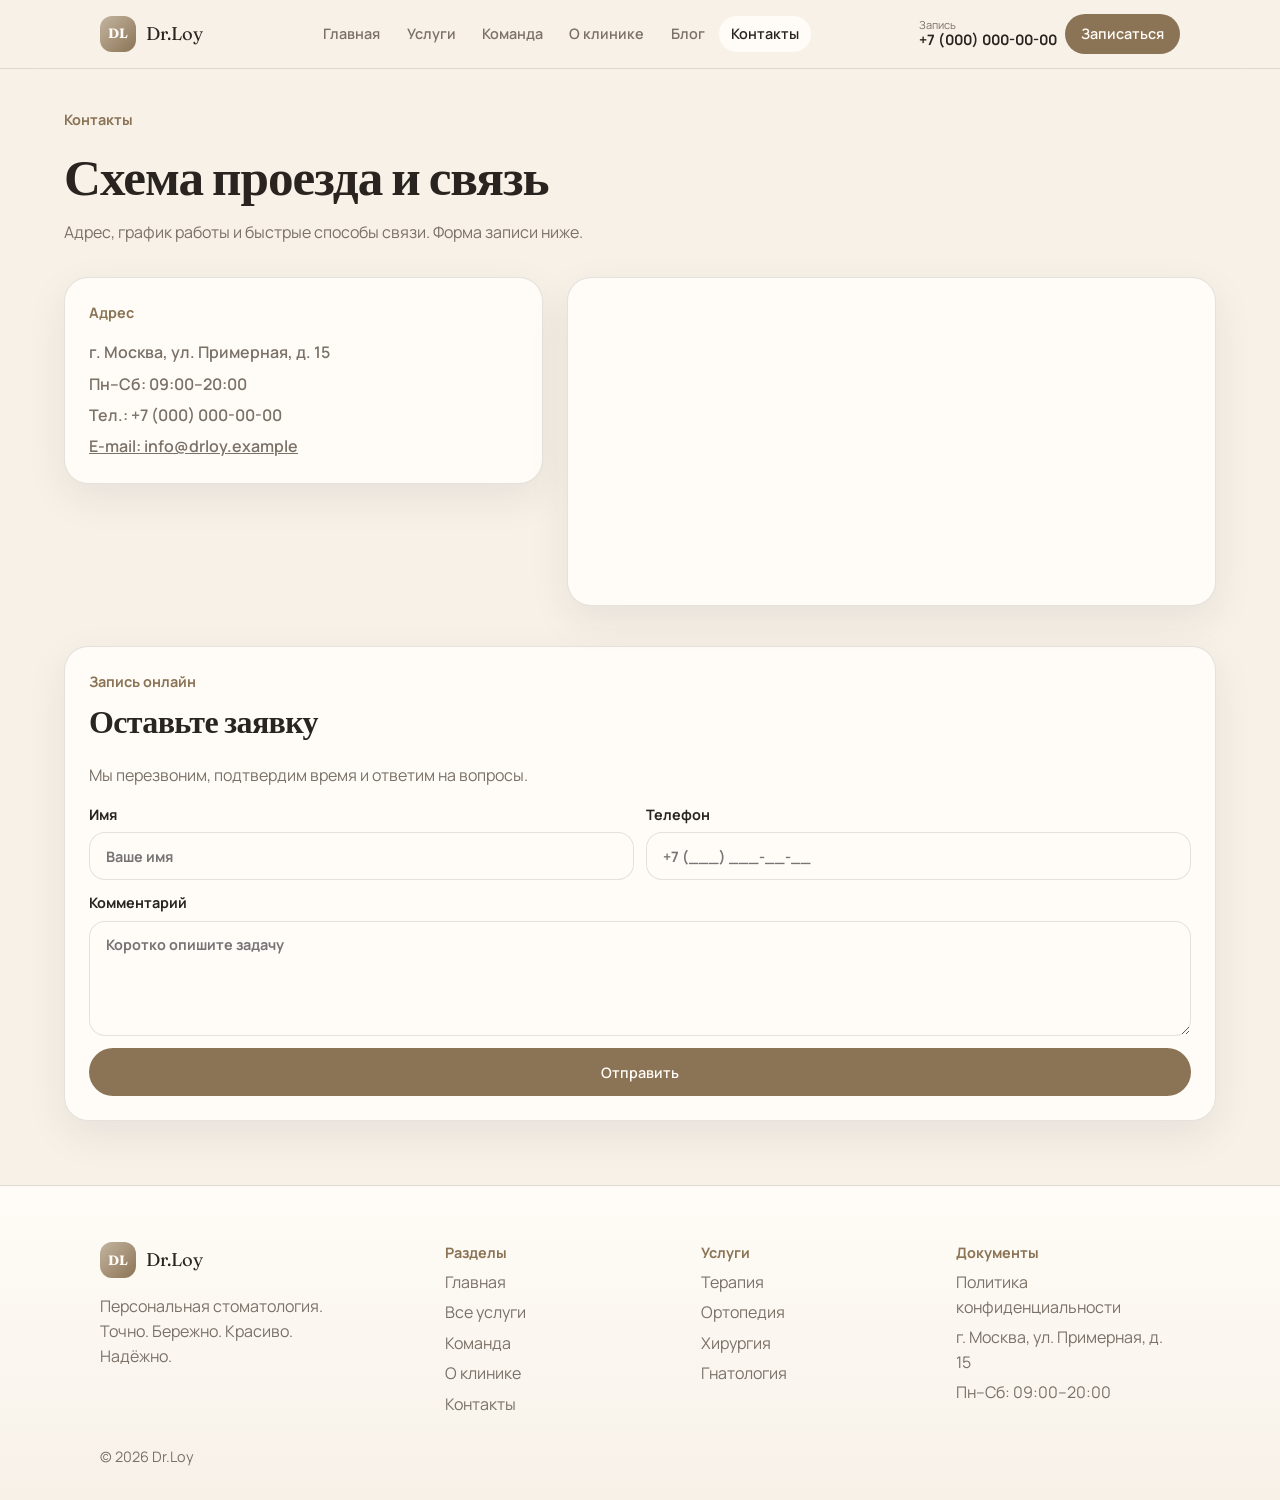
<file: kontakty.html>
<!DOCTYPE html>
<html lang="ru">
<head>
  <meta charset="utf-8">
  <meta name="viewport" content="width=device-width, initial-scale=1">
  <title>Контакты — Dr.Loy</title>
  <meta name="description" content="Персональная стоматология Dr.Loy. Точно. Бережно. Красиво. Надёжно.">
  <link rel="icon" href="favicon.svg" type="image/svg+xml">
  <link rel="preconnect" href="https://fonts.googleapis.com">
  <link rel="preconnect" href="https://fonts.gstatic.com" crossorigin>
  <link href="https://fonts.googleapis.com/css2?family=Fraunces:opsz,wght@9..144,500;9..144,600&family=Manrope:wght@400;600;700&display=swap" rel="stylesheet">
  <link rel="stylesheet" href="css/site.css">
</head>
<body>

<header class="header">
  <div class="wrap header-inner">
    <a class="logo" href="index.html" aria-label="На главную">
      <span class="mark">DL</span>
      <span>Dr.Loy</span>
    </a>
    <nav class="nav" aria-label="Навигация"><a class="" href="index.html">Главная</a><a class="" href="uslugi.html">Услуги</a><a class="" href="komanda.html">Команда</a><a class="" href="o-klinike.html">О клинике</a><a class="" href="blog.html">Блог</a><a class="is-on" href="kontakty.html">Контакты</a></nav>
    <div class="header-actions">
      <a class="phone" href="tel:+70000000000">
        <small>Запись</small>
        <b>+7 (000) 000-00-00</b>
      </a>
      <a class="btn btn-primary btn-sm" href="kontakty.html#booking">Записаться</a>
      <button class="menu-btn" type="button" data-menu aria-label="Меню">☰</button>
    </div>
  </div>
  <nav class="mobile-nav" data-mobile>
    <a href="index.html">Главная</a><a href="uslugi.html">Услуги</a><a href="komanda.html">Команда</a><a href="o-klinike.html">О клинике</a><a href="blog.html">Блог</a><a href="kontakty.html">Контакты</a>
    <a href="tel:+70000000000">+7 (000) 000-00-00</a>
  </nav>
</header>

<main class="page wrap">
  <div class="primary">Контакты</div>
  <h1>Схема проезда и связь</h1>
  <p class="muted">Адрес, график работы и быстрые способы связи. Форма записи ниже.</p>
  <section class="split" style="margin-top:2rem">
    <div class="card pad">
      <div class="primary">Адрес</div>
      <div class="muted" style="margin-top:1rem;display:grid;gap:.4rem;font-weight:600">
        <span>г. Москва, ул. Примерная, д. 15</span>
        <span>Пн–Сб: 09:00–20:00</span>
        <a href="tel:+70000000000" style="color:inherit;text-decoration:none">Тел.: +7 (000) 000-00-00</a>
        <a href="mailto:info@drloy.example">E-mail: info@drloy.example</a>
      </div>
    </div>
    <div class="card" style="overflow:hidden">
      <iframe class="map" title="Карта Яндекс" loading="lazy" src="https://yandex.ru/map-widget/v1/?ll=37.627%2C55.757&z=16&pt=37.627,55.757,pm2rdm&l=map&lang=ru_RU"></iframe>
    </div>
  </section>
  <section class="card pad" id="booking" style="margin-top:2.5rem">
    <div class="primary">Запись онлайн</div>
    <h2>Оставьте заявку</h2>
    <p class="muted">Мы перезвоним, подтвердим время и ответим на вопросы.</p>
    
    <form class="form" data-booking>
      
      <div class="form-row">
        <label>Имя<input name="name" required placeholder="Ваше имя" autocomplete="name"></label>
        <label>Телефон<input name="phone" required placeholder="+7 (___) ___-__-__" inputmode="tel" autocomplete="tel"></label>
      </div>
      <label>Комментарий<textarea name="comment" rows="4" placeholder="Коротко опишите задачу"></textarea></label>
      <button class="btn btn-primary" type="submit">Отправить</button>
      <p class="ok hidden" data-ok>Заявка принята. Мы подберём ближайшее время и перезвоним.</p>
    </form>
  </section>
</main>


<footer class="footer">
  <div class="wrap footer-grid">
    <div>
      <div class="logo"><span class="mark">DL</span><span>Dr.Loy</span></div>
      <p class="muted" style="margin-top:1rem;max-width:16rem">Персональная стоматология.<br>Точно. Бережно. Красиво. Надёжно.</p>
    </div>
    <div>
      <div class="primary">Разделы</div>
      <a href="index.html">Главная</a>
      <a href="uslugi.html">Все услуги</a>
      <a href="komanda.html">Команда</a>
      <a href="o-klinike.html">О клинике</a>
      <a href="kontakty.html">Контакты</a>
    </div>
    <div>
      <div class="primary">Услуги</div>
      <a href="terapiya.html">Терапия</a>
      <a href="ortopediya.html">Ортопедия</a>
      <a href="hirurgiya.html">Хирургия</a>
      <a href="gnatologiya.html">Гнатология</a>
    </div>
    <div>
      <div class="primary">Документы</div>
      <a href="politika.html">Политика конфиденциальности</a>
      <span class="muted" style="display:block;margin:.35rem 0">г. Москва, ул. Примерная, д. 15</span>
      <span class="muted" style="display:block;margin:.35rem 0">Пн–Сб: 09:00–20:00</span>
    </div>
  </div>
  <div class="wrap muted" style="padding-top:1.5rem;font-size:.9rem">© 2026 Dr.Loy</div>
</footer>
<script src="js/site.js"></script>
</body>
</html>
</file>
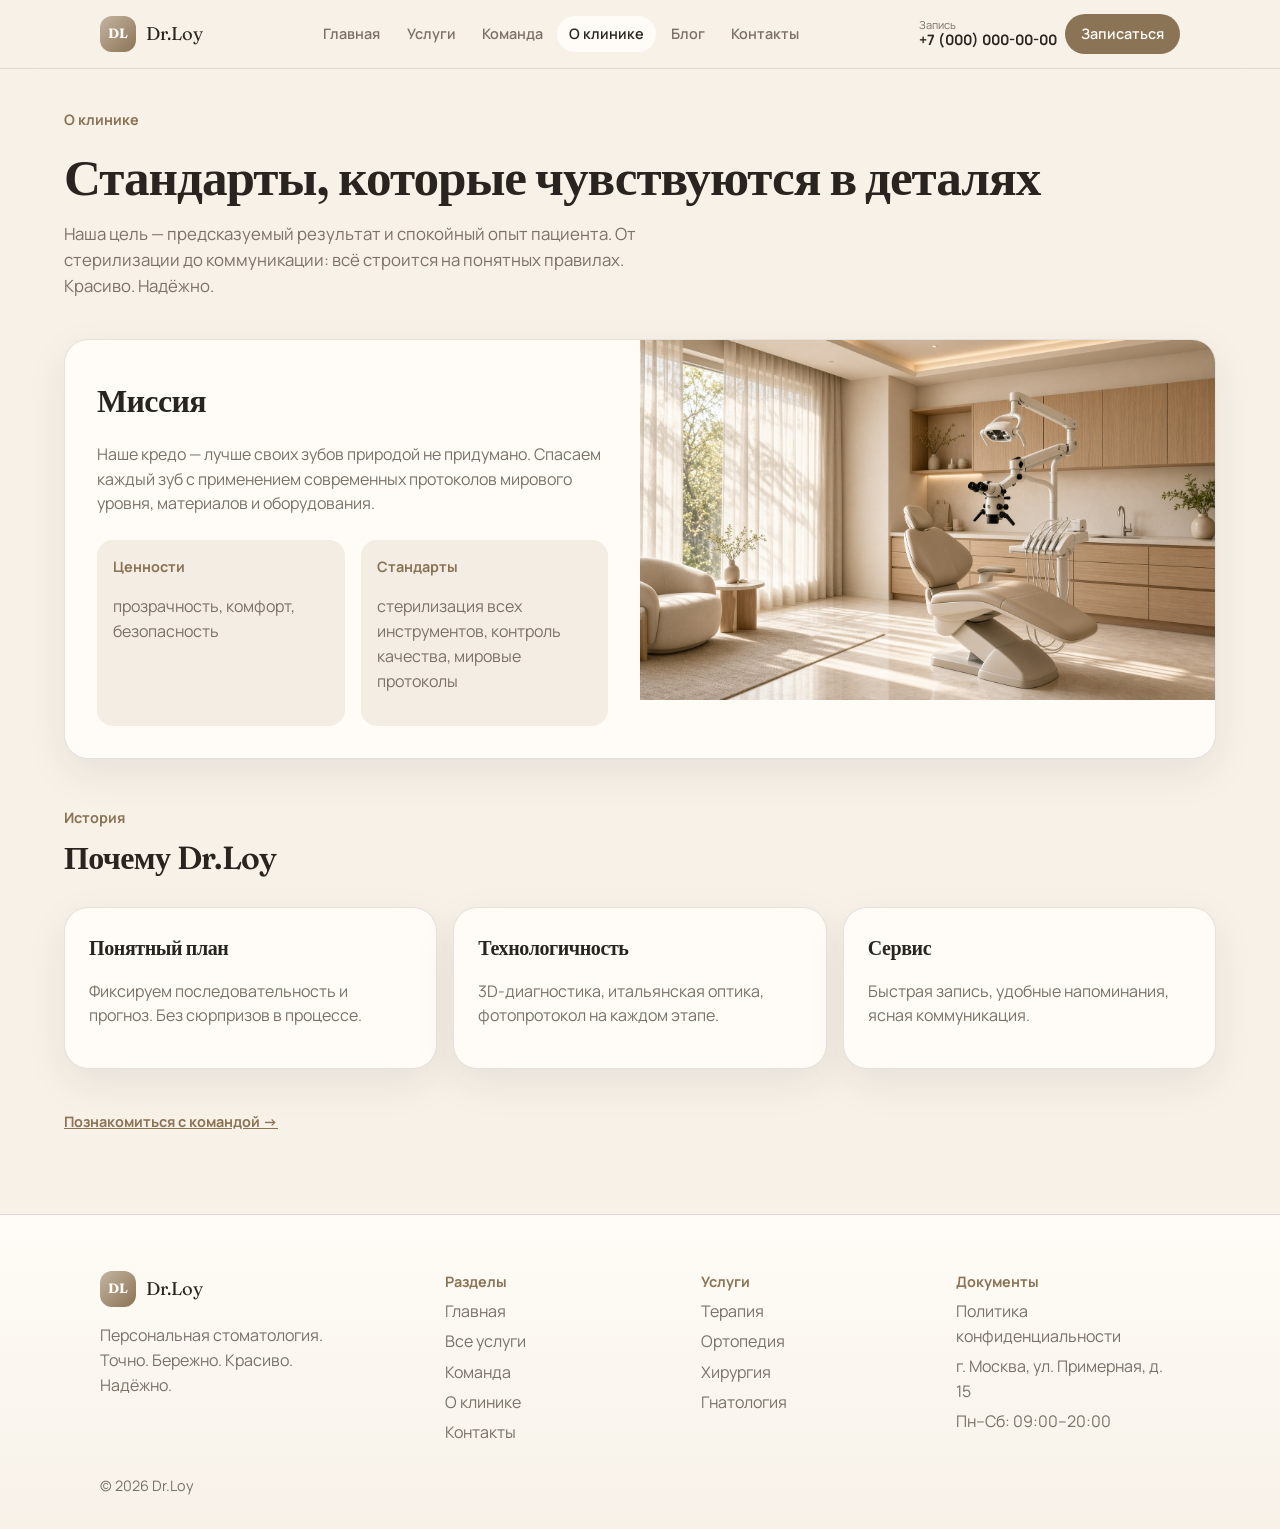
<file: o-klinike.html>
<!DOCTYPE html>
<html lang="ru">
<head>
  <meta charset="utf-8">
  <meta name="viewport" content="width=device-width, initial-scale=1">
  <title>О клинике — Dr.Loy</title>
  <meta name="description" content="Персональная стоматология Dr.Loy. Точно. Бережно. Красиво. Надёжно.">
  <link rel="icon" href="favicon.svg" type="image/svg+xml">
  <link rel="preconnect" href="https://fonts.googleapis.com">
  <link rel="preconnect" href="https://fonts.gstatic.com" crossorigin>
  <link href="https://fonts.googleapis.com/css2?family=Fraunces:opsz,wght@9..144,500;9..144,600&family=Manrope:wght@400;600;700&display=swap" rel="stylesheet">
  <link rel="stylesheet" href="css/site.css">
</head>
<body>

<header class="header">
  <div class="wrap header-inner">
    <a class="logo" href="index.html" aria-label="На главную">
      <span class="mark">DL</span>
      <span>Dr.Loy</span>
    </a>
    <nav class="nav" aria-label="Навигация"><a class="" href="index.html">Главная</a><a class="" href="uslugi.html">Услуги</a><a class="" href="komanda.html">Команда</a><a class="is-on" href="o-klinike.html">О клинике</a><a class="" href="blog.html">Блог</a><a class="" href="kontakty.html">Контакты</a></nav>
    <div class="header-actions">
      <a class="phone" href="tel:+70000000000">
        <small>Запись</small>
        <b>+7 (000) 000-00-00</b>
      </a>
      <a class="btn btn-primary btn-sm" href="kontakty.html#booking">Записаться</a>
      <button class="menu-btn" type="button" data-menu aria-label="Меню">☰</button>
    </div>
  </div>
  <nav class="mobile-nav" data-mobile>
    <a href="index.html">Главная</a><a href="uslugi.html">Услуги</a><a href="komanda.html">Команда</a><a href="o-klinike.html">О клинике</a><a href="blog.html">Блог</a><a href="kontakty.html">Контакты</a>
    <a href="tel:+70000000000">+7 (000) 000-00-00</a>
  </nav>
</header>

<main class="page wrap">
  <div class="primary">О клинике</div>
  <h1>Стандарты, которые чувствуются в деталях</h1>
  <p class="lead">Наша цель — предсказуемый результат и спокойный опыт пациента. От стерилизации до коммуникации: всё строится на понятных правилах. Красиво. Надёжно.</p>
  <div class="card clinic-banner" style="margin-top:2.5rem">
    <div class="pad" style="padding:2rem">
      <h2>Миссия</h2>
      <p class="muted">Наше кредо — лучше своих зубов природой не придумано. Спасаем каждый зуб с применением современных протоколов мирового уровня, материалов и оборудования.</p>
      <div class="box2" style="margin-top:1.5rem">
        <div class="inner"><div class="primary">Ценности</div><p class="muted">прозрачность, комфорт, безопасность</p></div>
        <div class="inner"><div class="primary">Стандарты</div><p class="muted">стерилизация всех инструментов, контроль качества, мировые протоколы</p></div>
      </div>
    </div>
    <img src="images/bg/clinic.jpg" alt="Интерьер клиники">
  </div>
  <section style="margin-top:3rem">
    <div class="primary">История</div>
    <h2>Почему Dr.Loy</h2>
    <div class="grid-3" style="margin-top:1.5rem">
      <article class="card pad"><h3>Понятный план</h3><p class="muted">Фиксируем последовательность и прогноз. Без сюрпризов в процессе.</p></article>
      <article class="card pad"><h3>Технологичность</h3><p class="muted">3D-диагностика, итальянская оптика, фотопротокол на каждом этапе.</p></article>
      <article class="card pad"><h3>Сервис</h3><p class="muted">Быстрая запись, удобные напоминания, ясная коммуникация.</p></article>
    </div>
  </section>
  <p style="margin-top:2.5rem"><a class="primary" href="komanda.html">Познакомиться с командой →</a></p>
</main>


<footer class="footer">
  <div class="wrap footer-grid">
    <div>
      <div class="logo"><span class="mark">DL</span><span>Dr.Loy</span></div>
      <p class="muted" style="margin-top:1rem;max-width:16rem">Персональная стоматология.<br>Точно. Бережно. Красиво. Надёжно.</p>
    </div>
    <div>
      <div class="primary">Разделы</div>
      <a href="index.html">Главная</a>
      <a href="uslugi.html">Все услуги</a>
      <a href="komanda.html">Команда</a>
      <a href="o-klinike.html">О клинике</a>
      <a href="kontakty.html">Контакты</a>
    </div>
    <div>
      <div class="primary">Услуги</div>
      <a href="terapiya.html">Терапия</a>
      <a href="ortopediya.html">Ортопедия</a>
      <a href="hirurgiya.html">Хирургия</a>
      <a href="gnatologiya.html">Гнатология</a>
    </div>
    <div>
      <div class="primary">Документы</div>
      <a href="politika.html">Политика конфиденциальности</a>
      <span class="muted" style="display:block;margin:.35rem 0">г. Москва, ул. Примерная, д. 15</span>
      <span class="muted" style="display:block;margin:.35rem 0">Пн–Сб: 09:00–20:00</span>
    </div>
  </div>
  <div class="wrap muted" style="padding-top:1.5rem;font-size:.9rem">© 2026 Dr.Loy</div>
</footer>
<script src="js/site.js"></script>
</body>
</html>
</file>
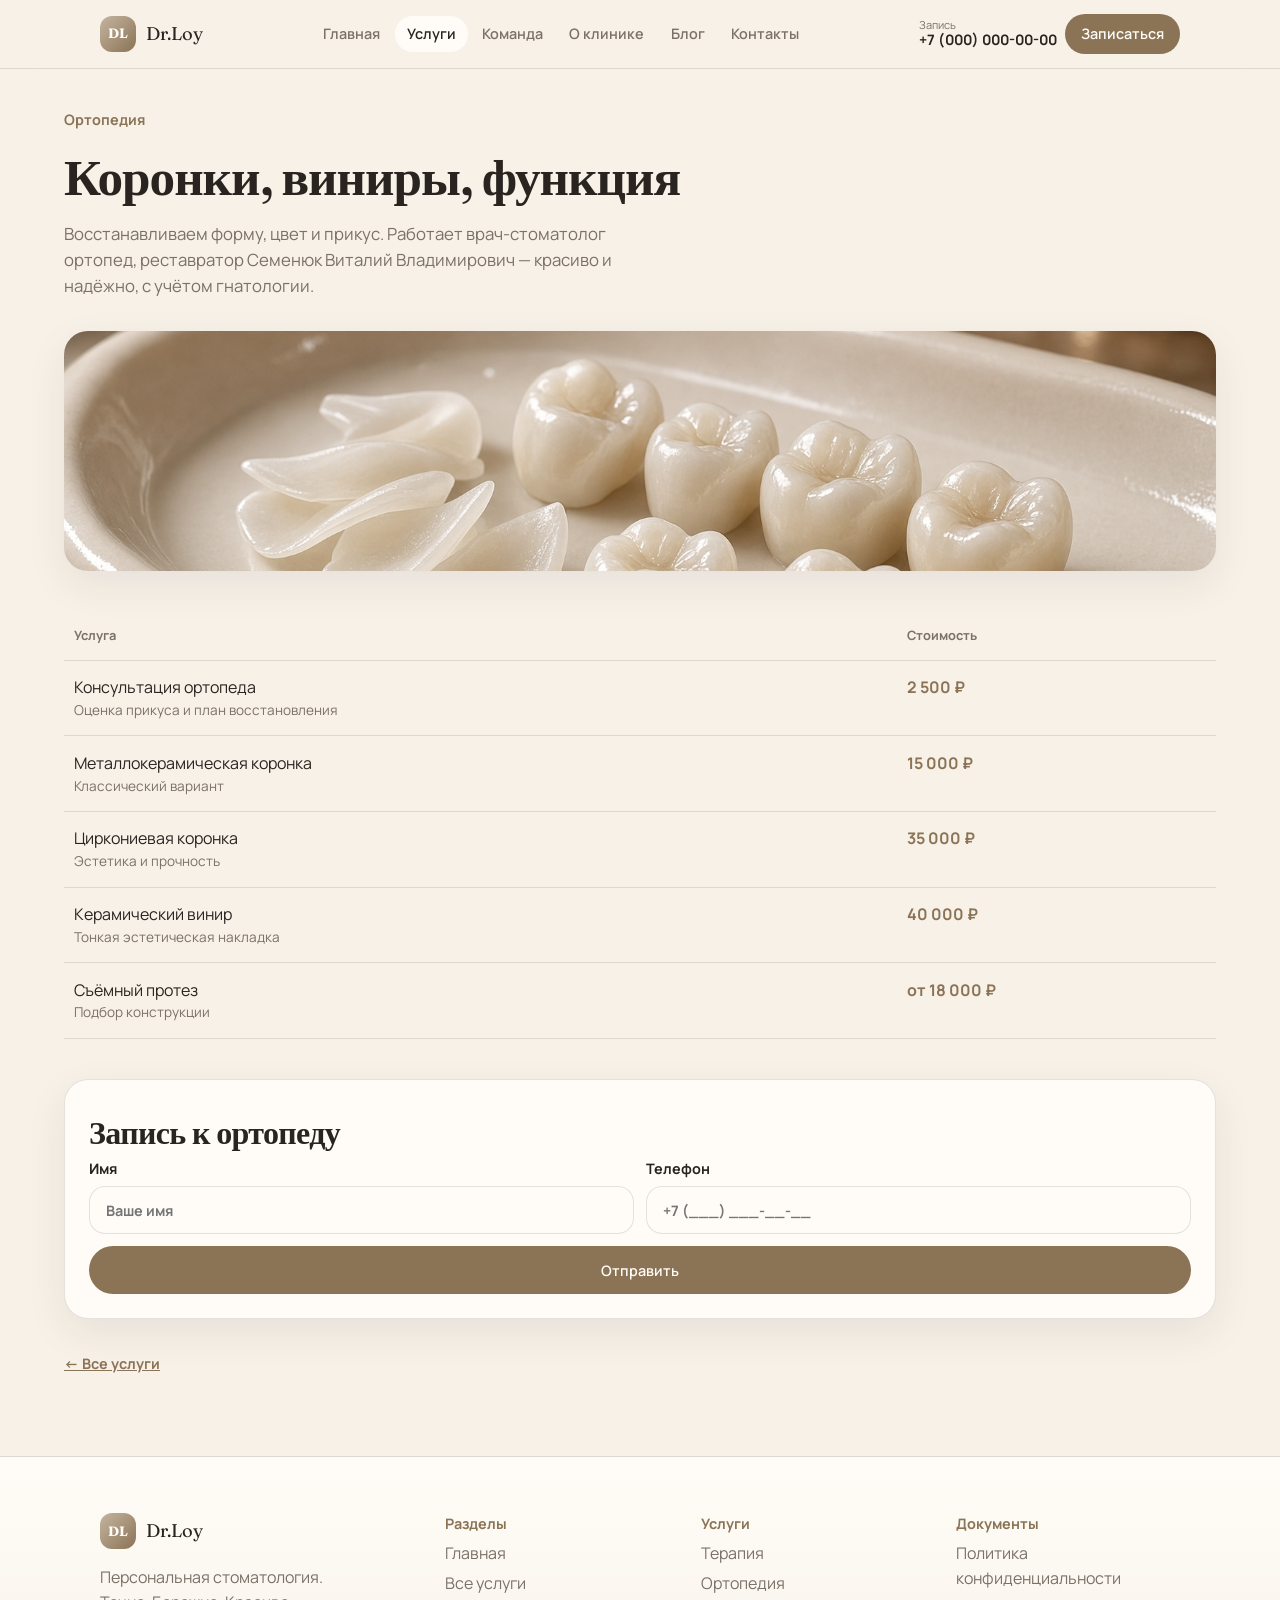
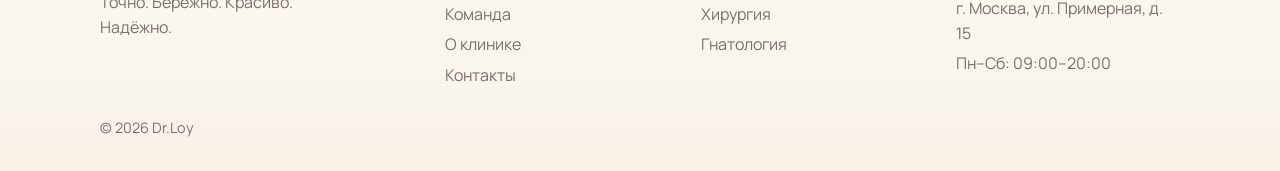
<file: ortopediya.html>
<!DOCTYPE html>
<html lang="ru">
<head>
  <meta charset="utf-8">
  <meta name="viewport" content="width=device-width, initial-scale=1">
  <title>Ортопедия — Dr.Loy</title>
  <meta name="description" content="Персональная стоматология Dr.Loy. Точно. Бережно. Красиво. Надёжно.">
  <link rel="icon" href="favicon.svg" type="image/svg+xml">
  <link rel="preconnect" href="https://fonts.googleapis.com">
  <link rel="preconnect" href="https://fonts.gstatic.com" crossorigin>
  <link href="https://fonts.googleapis.com/css2?family=Fraunces:opsz,wght@9..144,500;9..144,600&family=Manrope:wght@400;600;700&display=swap" rel="stylesheet">
  <link rel="stylesheet" href="css/site.css">
</head>
<body>

<header class="header">
  <div class="wrap header-inner">
    <a class="logo" href="index.html" aria-label="На главную">
      <span class="mark">DL</span>
      <span>Dr.Loy</span>
    </a>
    <nav class="nav" aria-label="Навигация"><a class="" href="index.html">Главная</a><a class="is-on" href="uslugi.html">Услуги</a><a class="" href="komanda.html">Команда</a><a class="" href="o-klinike.html">О клинике</a><a class="" href="blog.html">Блог</a><a class="" href="kontakty.html">Контакты</a></nav>
    <div class="header-actions">
      <a class="phone" href="tel:+70000000000">
        <small>Запись</small>
        <b>+7 (000) 000-00-00</b>
      </a>
      <a class="btn btn-primary btn-sm" href="kontakty.html#booking">Записаться</a>
      <button class="menu-btn" type="button" data-menu aria-label="Меню">☰</button>
    </div>
  </div>
  <nav class="mobile-nav" data-mobile>
    <a href="index.html">Главная</a><a href="uslugi.html">Услуги</a><a href="komanda.html">Команда</a><a href="o-klinike.html">О клинике</a><a href="blog.html">Блог</a><a href="kontakty.html">Контакты</a>
    <a href="tel:+70000000000">+7 (000) 000-00-00</a>
  </nav>
</header>

<main class="page wrap">
  <div class="primary">Ортопедия</div>
  <h1>Коронки, виниры, функция</h1>
  <p class="lead">Восстанавливаем форму, цвет и прикус. Работает врач-стоматолог ортопед, реставратор Семенюк Виталий Владимирович — красиво и надёжно, с учётом гнатологии.</p>
  <img class="wide-photo" src="images/services/orthopedics.jpg" alt="Кабинет ортопедического приёма" style="margin-top:2rem">
  <section style="margin-top:2.5rem"><table class="price"><thead><tr><th>Услуга</th><th>Стоимость</th></tr></thead><tbody><tr data-row="Консультация ортопеда Оценка прикуса и план восстановления"><td>Консультация ортопеда<div class="muted" style="font-weight:400;font-size:.85rem">Оценка прикуса и план восстановления</div></td><td>2 500 ₽</td></tr><tr data-row="Металлокерамическая коронка Классический вариант"><td>Металлокерамическая коронка<div class="muted" style="font-weight:400;font-size:.85rem">Классический вариант</div></td><td>15 000 ₽</td></tr><tr data-row="Циркониевая коронка Эстетика и прочность"><td>Циркониевая коронка<div class="muted" style="font-weight:400;font-size:.85rem">Эстетика и прочность</div></td><td>35 000 ₽</td></tr><tr data-row="Керамический винир Тонкая эстетическая накладка"><td>Керамический винир<div class="muted" style="font-weight:400;font-size:.85rem">Тонкая эстетическая накладка</div></td><td>40 000 ₽</td></tr><tr data-row="Съёмный протез Подбор конструкции"><td>Съёмный протез<div class="muted" style="font-weight:400;font-size:.85rem">Подбор конструкции</div></td><td>от 18 000 ₽</td></tr></tbody></table></section>
  <section class="card pad" style="margin-top:2.5rem">
    <h2>Запись к ортопеду</h2>
    
    <form class="form" data-booking>
      
      <div class="form-row">
        <label>Имя<input name="name" required placeholder="Ваше имя" autocomplete="name"></label>
        <label>Телефон<input name="phone" required placeholder="+7 (___) ___-__-__" inputmode="tel" autocomplete="tel"></label>
      </div>
      
      <button class="btn btn-primary" type="submit">Отправить</button>
      <p class="ok hidden" data-ok>Заявка принята. Мы подберём ближайшее время и перезвоним.</p>
    </form>
  </section>
  <p style="margin-top:2rem"><a class="primary" href="uslugi.html">← Все услуги</a></p>
</main>


<footer class="footer">
  <div class="wrap footer-grid">
    <div>
      <div class="logo"><span class="mark">DL</span><span>Dr.Loy</span></div>
      <p class="muted" style="margin-top:1rem;max-width:16rem">Персональная стоматология.<br>Точно. Бережно. Красиво. Надёжно.</p>
    </div>
    <div>
      <div class="primary">Разделы</div>
      <a href="index.html">Главная</a>
      <a href="uslugi.html">Все услуги</a>
      <a href="komanda.html">Команда</a>
      <a href="o-klinike.html">О клинике</a>
      <a href="kontakty.html">Контакты</a>
    </div>
    <div>
      <div class="primary">Услуги</div>
      <a href="terapiya.html">Терапия</a>
      <a href="ortopediya.html">Ортопедия</a>
      <a href="hirurgiya.html">Хирургия</a>
      <a href="gnatologiya.html">Гнатология</a>
    </div>
    <div>
      <div class="primary">Документы</div>
      <a href="politika.html">Политика конфиденциальности</a>
      <span class="muted" style="display:block;margin:.35rem 0">г. Москва, ул. Примерная, д. 15</span>
      <span class="muted" style="display:block;margin:.35rem 0">Пн–Сб: 09:00–20:00</span>
    </div>
  </div>
  <div class="wrap muted" style="padding-top:1.5rem;font-size:.9rem">© 2026 Dr.Loy</div>
</footer>
<script src="js/site.js"></script>
</body>
</html>
</file>
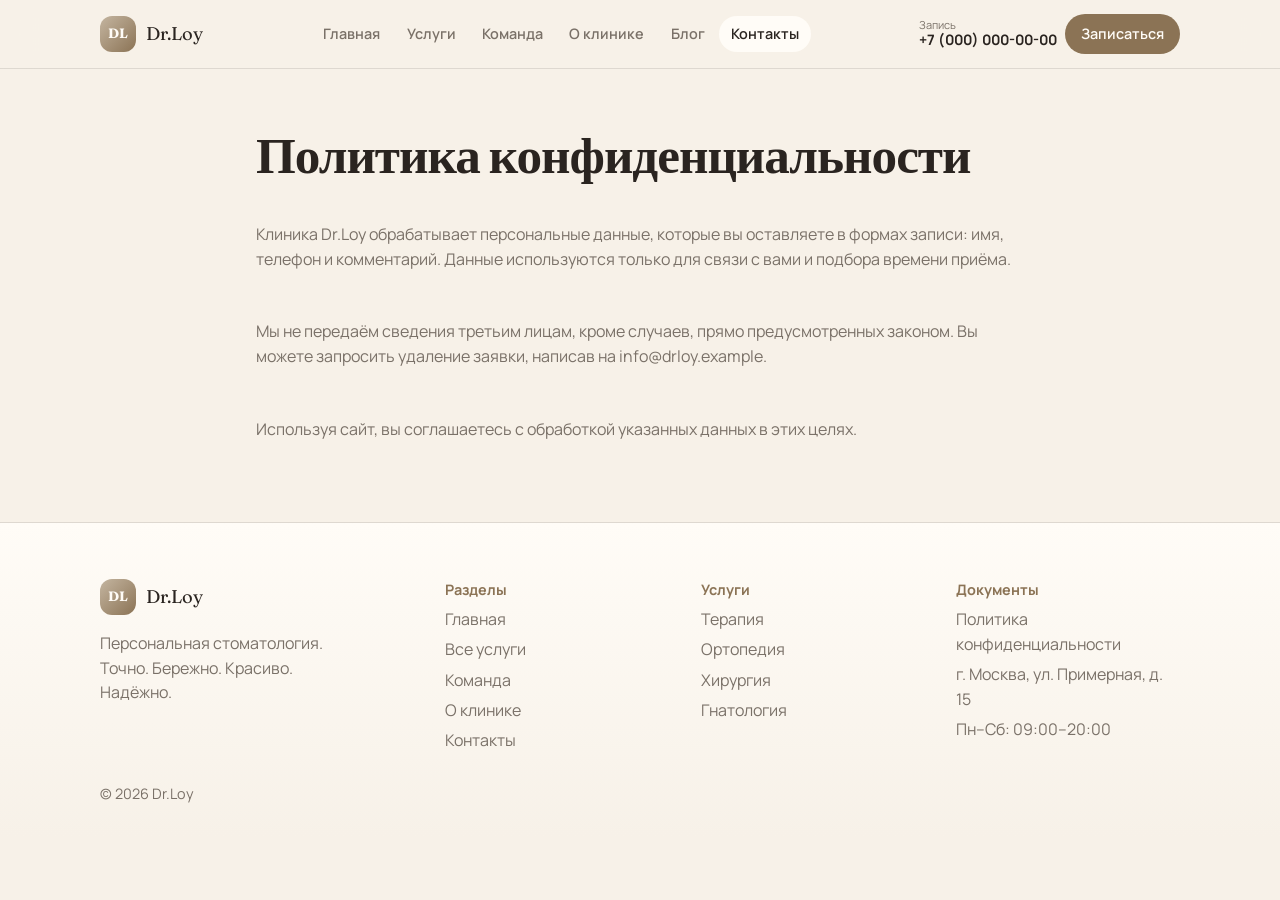
<file: politika.html>
<!DOCTYPE html>
<html lang="ru">
<head>
  <meta charset="utf-8">
  <meta name="viewport" content="width=device-width, initial-scale=1">
  <title>Политика конфиденциальности — Dr.Loy</title>
  <meta name="description" content="Персональная стоматология Dr.Loy. Точно. Бережно. Красиво. Надёжно.">
  <link rel="icon" href="favicon.svg" type="image/svg+xml">
  <link rel="preconnect" href="https://fonts.googleapis.com">
  <link rel="preconnect" href="https://fonts.gstatic.com" crossorigin>
  <link href="https://fonts.googleapis.com/css2?family=Fraunces:opsz,wght@9..144,500;9..144,600&family=Manrope:wght@400;600;700&display=swap" rel="stylesheet">
  <link rel="stylesheet" href="css/site.css">
</head>
<body>

<header class="header">
  <div class="wrap header-inner">
    <a class="logo" href="index.html" aria-label="На главную">
      <span class="mark">DL</span>
      <span>Dr.Loy</span>
    </a>
    <nav class="nav" aria-label="Навигация"><a class="" href="index.html">Главная</a><a class="" href="uslugi.html">Услуги</a><a class="" href="komanda.html">Команда</a><a class="" href="o-klinike.html">О клинике</a><a class="" href="blog.html">Блог</a><a class="is-on" href="kontakty.html">Контакты</a></nav>
    <div class="header-actions">
      <a class="phone" href="tel:+70000000000">
        <small>Запись</small>
        <b>+7 (000) 000-00-00</b>
      </a>
      <a class="btn btn-primary btn-sm" href="kontakty.html#booking">Записаться</a>
      <button class="menu-btn" type="button" data-menu aria-label="Меню">☰</button>
    </div>
  </div>
  <nav class="mobile-nav" data-mobile>
    <a href="index.html">Главная</a><a href="uslugi.html">Услуги</a><a href="komanda.html">Команда</a><a href="o-klinike.html">О клинике</a><a href="blog.html">Блог</a><a href="kontakty.html">Контакты</a>
    <a href="tel:+70000000000">+7 (000) 000-00-00</a>
  </nav>
</header>

<main class="page wrap" style="max-width:48rem">
  <h1>Политика конфиденциальности</h1>
  <div class="muted" style="display:grid;gap:1rem;margin-top:1.5rem">
    <p>Клиника Dr.Loy обрабатывает персональные данные, которые вы оставляете в формах записи: имя, телефон и комментарий. Данные используются только для связи с вами и подбора времени приёма.</p>
    <p>Мы не передаём сведения третьим лицам, кроме случаев, прямо предусмотренных законом. Вы можете запросить удаление заявки, написав на info@drloy.example.</p>
    <p>Используя сайт, вы соглашаетесь с обработкой указанных данных в этих целях.</p>
  </div>
</main>


<footer class="footer">
  <div class="wrap footer-grid">
    <div>
      <div class="logo"><span class="mark">DL</span><span>Dr.Loy</span></div>
      <p class="muted" style="margin-top:1rem;max-width:16rem">Персональная стоматология.<br>Точно. Бережно. Красиво. Надёжно.</p>
    </div>
    <div>
      <div class="primary">Разделы</div>
      <a href="index.html">Главная</a>
      <a href="uslugi.html">Все услуги</a>
      <a href="komanda.html">Команда</a>
      <a href="o-klinike.html">О клинике</a>
      <a href="kontakty.html">Контакты</a>
    </div>
    <div>
      <div class="primary">Услуги</div>
      <a href="terapiya.html">Терапия</a>
      <a href="ortopediya.html">Ортопедия</a>
      <a href="hirurgiya.html">Хирургия</a>
      <a href="gnatologiya.html">Гнатология</a>
    </div>
    <div>
      <div class="primary">Документы</div>
      <a href="politika.html">Политика конфиденциальности</a>
      <span class="muted" style="display:block;margin:.35rem 0">г. Москва, ул. Примерная, д. 15</span>
      <span class="muted" style="display:block;margin:.35rem 0">Пн–Сб: 09:00–20:00</span>
    </div>
  </div>
  <div class="wrap muted" style="padding-top:1.5rem;font-size:.9rem">© 2026 Dr.Loy</div>
</footer>
<script src="js/site.js"></script>
</body>
</html>
</file>
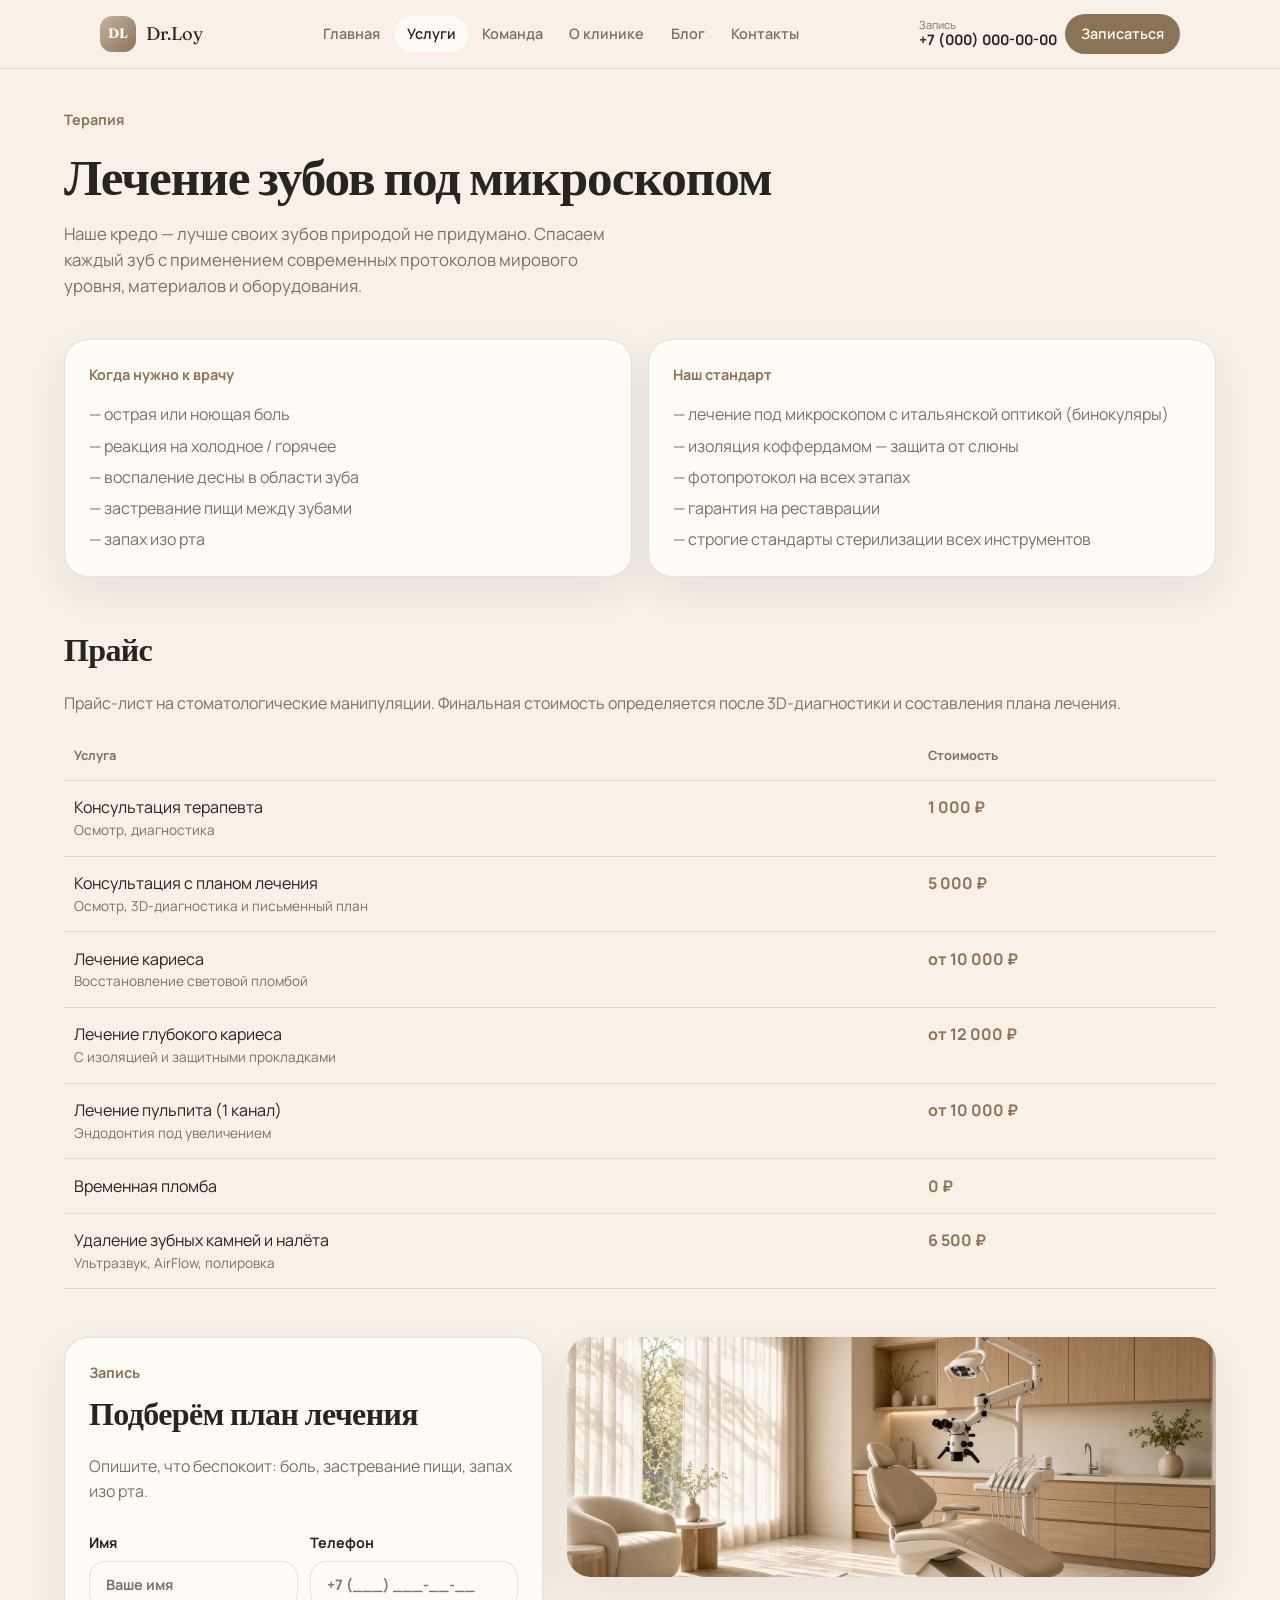
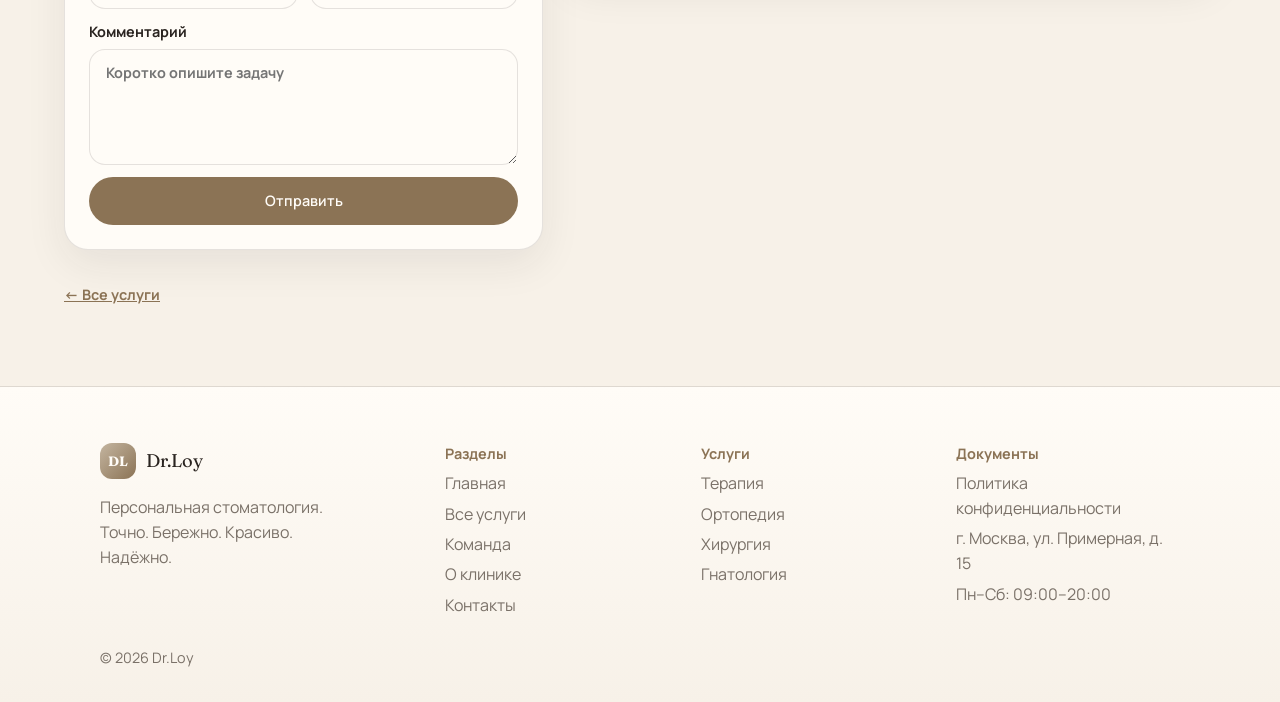
<file: terapiya.html>
<!DOCTYPE html>
<html lang="ru">
<head>
  <meta charset="utf-8">
  <meta name="viewport" content="width=device-width, initial-scale=1">
  <title>Терапия — Dr.Loy</title>
  <meta name="description" content="Персональная стоматология Dr.Loy. Точно. Бережно. Красиво. Надёжно.">
  <link rel="icon" href="favicon.svg" type="image/svg+xml">
  <link rel="preconnect" href="https://fonts.googleapis.com">
  <link rel="preconnect" href="https://fonts.gstatic.com" crossorigin>
  <link href="https://fonts.googleapis.com/css2?family=Fraunces:opsz,wght@9..144,500;9..144,600&family=Manrope:wght@400;600;700&display=swap" rel="stylesheet">
  <link rel="stylesheet" href="css/site.css">
</head>
<body>

<header class="header">
  <div class="wrap header-inner">
    <a class="logo" href="index.html" aria-label="На главную">
      <span class="mark">DL</span>
      <span>Dr.Loy</span>
    </a>
    <nav class="nav" aria-label="Навигация"><a class="" href="index.html">Главная</a><a class="is-on" href="uslugi.html">Услуги</a><a class="" href="komanda.html">Команда</a><a class="" href="o-klinike.html">О клинике</a><a class="" href="blog.html">Блог</a><a class="" href="kontakty.html">Контакты</a></nav>
    <div class="header-actions">
      <a class="phone" href="tel:+70000000000">
        <small>Запись</small>
        <b>+7 (000) 000-00-00</b>
      </a>
      <a class="btn btn-primary btn-sm" href="kontakty.html#booking">Записаться</a>
      <button class="menu-btn" type="button" data-menu aria-label="Меню">☰</button>
    </div>
  </div>
  <nav class="mobile-nav" data-mobile>
    <a href="index.html">Главная</a><a href="uslugi.html">Услуги</a><a href="komanda.html">Команда</a><a href="o-klinike.html">О клинике</a><a href="blog.html">Блог</a><a href="kontakty.html">Контакты</a>
    <a href="tel:+70000000000">+7 (000) 000-00-00</a>
  </nav>
</header>

<main class="page wrap">
  <div class="primary">Терапия</div>
  <h1>Лечение зубов под микроскопом</h1>
  <p class="lead">Наше кредо — лучше своих зубов природой не придумано. Спасаем каждый зуб с применением современных протоколов мирового уровня, материалов и оборудования.</p>
  <div class="grid-2" style="margin-top:2.5rem">
    <article class="card pad">
      <div class="primary">Когда нужно к врачу</div>
      <ul class="list" style="margin-top:1rem"><li>— острая или ноющая боль</li><li>— реакция на холодное / горячее</li><li>— воспаление десны в области зуба</li><li>— застревание пищи между зубами</li><li>— запах изо рта</li></ul>
    </article>
    <article class="card pad">
      <div class="primary">Наш стандарт</div>
      <ul class="list" style="margin-top:1rem"><li>— лечение под микроскопом с итальянской оптикой (бинокуляры)</li><li>— изоляция коффердамом — защита от слюны</li><li>— фотопротокол на всех этапах</li><li>— гарантия на реставрации</li><li>— строгие стандарты стерилизации всех инструментов</li></ul>
    </article>
  </div>
  <section style="margin-top:3rem">
    <h2>Прайс</h2>
    <p class="muted">Прайс-лист на стоматологические манипуляции. Финальная стоимость определяется после 3D-диагностики и составления плана лечения.</p>
    <table class="price"><thead><tr><th>Услуга</th><th>Стоимость</th></tr></thead><tbody><tr data-row="Консультация терапевта Осмотр, диагностика"><td>Консультация терапевта<div class="muted" style="font-weight:400;font-size:.85rem">Осмотр, диагностика</div></td><td>1 000 ₽</td></tr><tr data-row="Консультация с планом лечения Осмотр, 3D-диагностика и письменный план"><td>Консультация с планом лечения<div class="muted" style="font-weight:400;font-size:.85rem">Осмотр, 3D-диагностика и письменный план</div></td><td>5 000 ₽</td></tr><tr data-row="Лечение кариеса Восстановление световой пломбой"><td>Лечение кариеса<div class="muted" style="font-weight:400;font-size:.85rem">Восстановление световой пломбой</div></td><td>от 10 000 ₽</td></tr><tr data-row="Лечение глубокого кариеса С изоляцией и защитными прокладками"><td>Лечение глубокого кариеса<div class="muted" style="font-weight:400;font-size:.85rem">С изоляцией и защитными прокладками</div></td><td>от 12 000 ₽</td></tr><tr data-row="Лечение пульпита (1 канал) Эндодонтия под увеличением"><td>Лечение пульпита (1 канал)<div class="muted" style="font-weight:400;font-size:.85rem">Эндодонтия под увеличением</div></td><td>от 10 000 ₽</td></tr><tr data-row="Временная пломба "><td>Временная пломба</td><td>0 ₽</td></tr><tr data-row="Удаление зубных камней и налёта Ультразвук, AirFlow, полировка"><td>Удаление зубных камней и налёта<div class="muted" style="font-weight:400;font-size:.85rem">Ультразвук, AirFlow, полировка</div></td><td>6 500 ₽</td></tr></tbody></table>
  </section>
  <section class="split" style="margin-top:3rem">
    <div class="card pad">
      <div class="primary">Запись</div>
      <h2>Подберём план лечения</h2>
      
    <form class="form" data-booking>
      <p class="muted">Опишите, что беспокоит: боль, застревание пищи, запах изо рта.</p>
      <div class="form-row">
        <label>Имя<input name="name" required placeholder="Ваше имя" autocomplete="name"></label>
        <label>Телефон<input name="phone" required placeholder="+7 (___) ___-__-__" inputmode="tel" autocomplete="tel"></label>
      </div>
      <label>Комментарий<textarea name="comment" rows="4" placeholder="Коротко опишите задачу"></textarea></label>
      <button class="btn btn-primary" type="submit">Отправить</button>
      <p class="ok hidden" data-ok>Заявка принята. Мы подберём ближайшее время и перезвоним.</p>
    </form>
    </div>
    <img class="wide-photo" src="images/services/therapy.jpg" alt="Кабинет терапии">
  </section>
  <p style="margin-top:2rem"><a class="primary" href="uslugi.html">← Все услуги</a></p>
</main>


<footer class="footer">
  <div class="wrap footer-grid">
    <div>
      <div class="logo"><span class="mark">DL</span><span>Dr.Loy</span></div>
      <p class="muted" style="margin-top:1rem;max-width:16rem">Персональная стоматология.<br>Точно. Бережно. Красиво. Надёжно.</p>
    </div>
    <div>
      <div class="primary">Разделы</div>
      <a href="index.html">Главная</a>
      <a href="uslugi.html">Все услуги</a>
      <a href="komanda.html">Команда</a>
      <a href="o-klinike.html">О клинике</a>
      <a href="kontakty.html">Контакты</a>
    </div>
    <div>
      <div class="primary">Услуги</div>
      <a href="terapiya.html">Терапия</a>
      <a href="ortopediya.html">Ортопедия</a>
      <a href="hirurgiya.html">Хирургия</a>
      <a href="gnatologiya.html">Гнатология</a>
    </div>
    <div>
      <div class="primary">Документы</div>
      <a href="politika.html">Политика конфиденциальности</a>
      <span class="muted" style="display:block;margin:.35rem 0">г. Москва, ул. Примерная, д. 15</span>
      <span class="muted" style="display:block;margin:.35rem 0">Пн–Сб: 09:00–20:00</span>
    </div>
  </div>
  <div class="wrap muted" style="padding-top:1.5rem;font-size:.9rem">© 2026 Dr.Loy</div>
</footer>
<script src="js/site.js"></script>
</body>
</html>
</file>
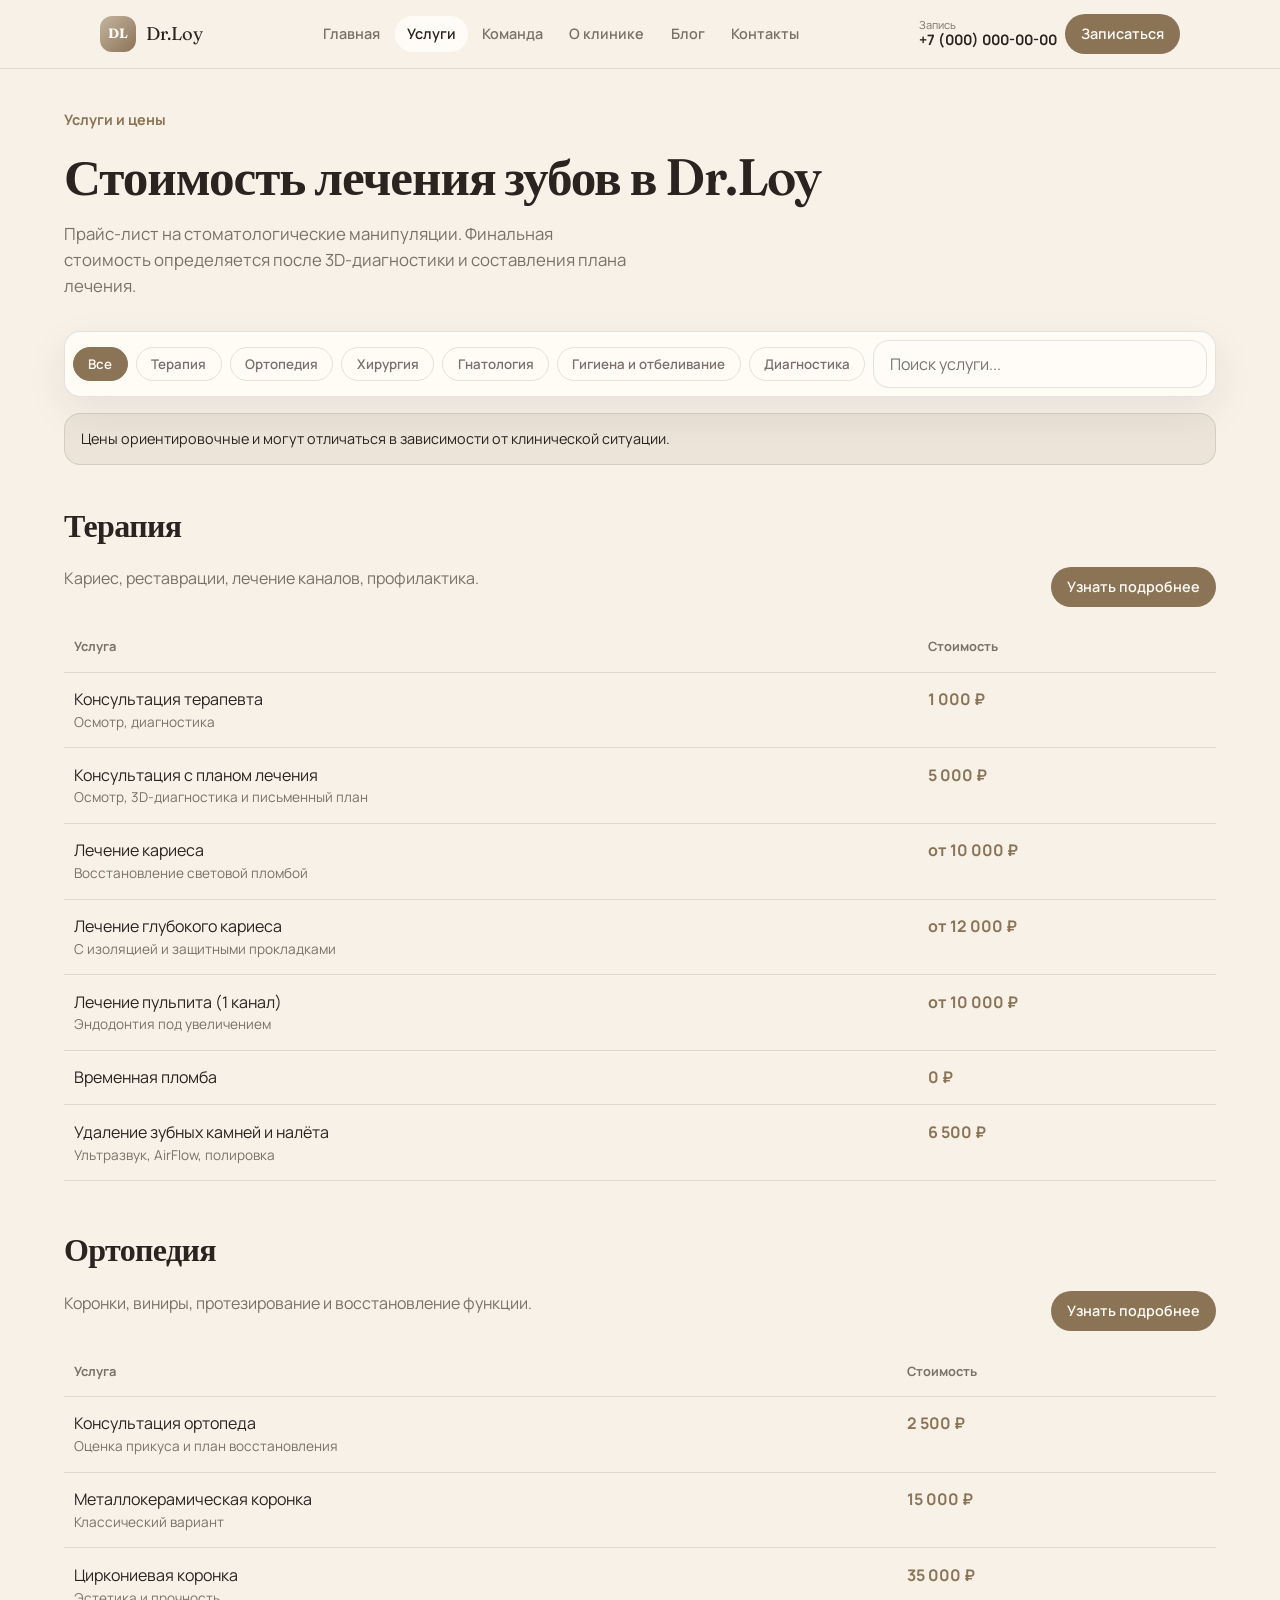
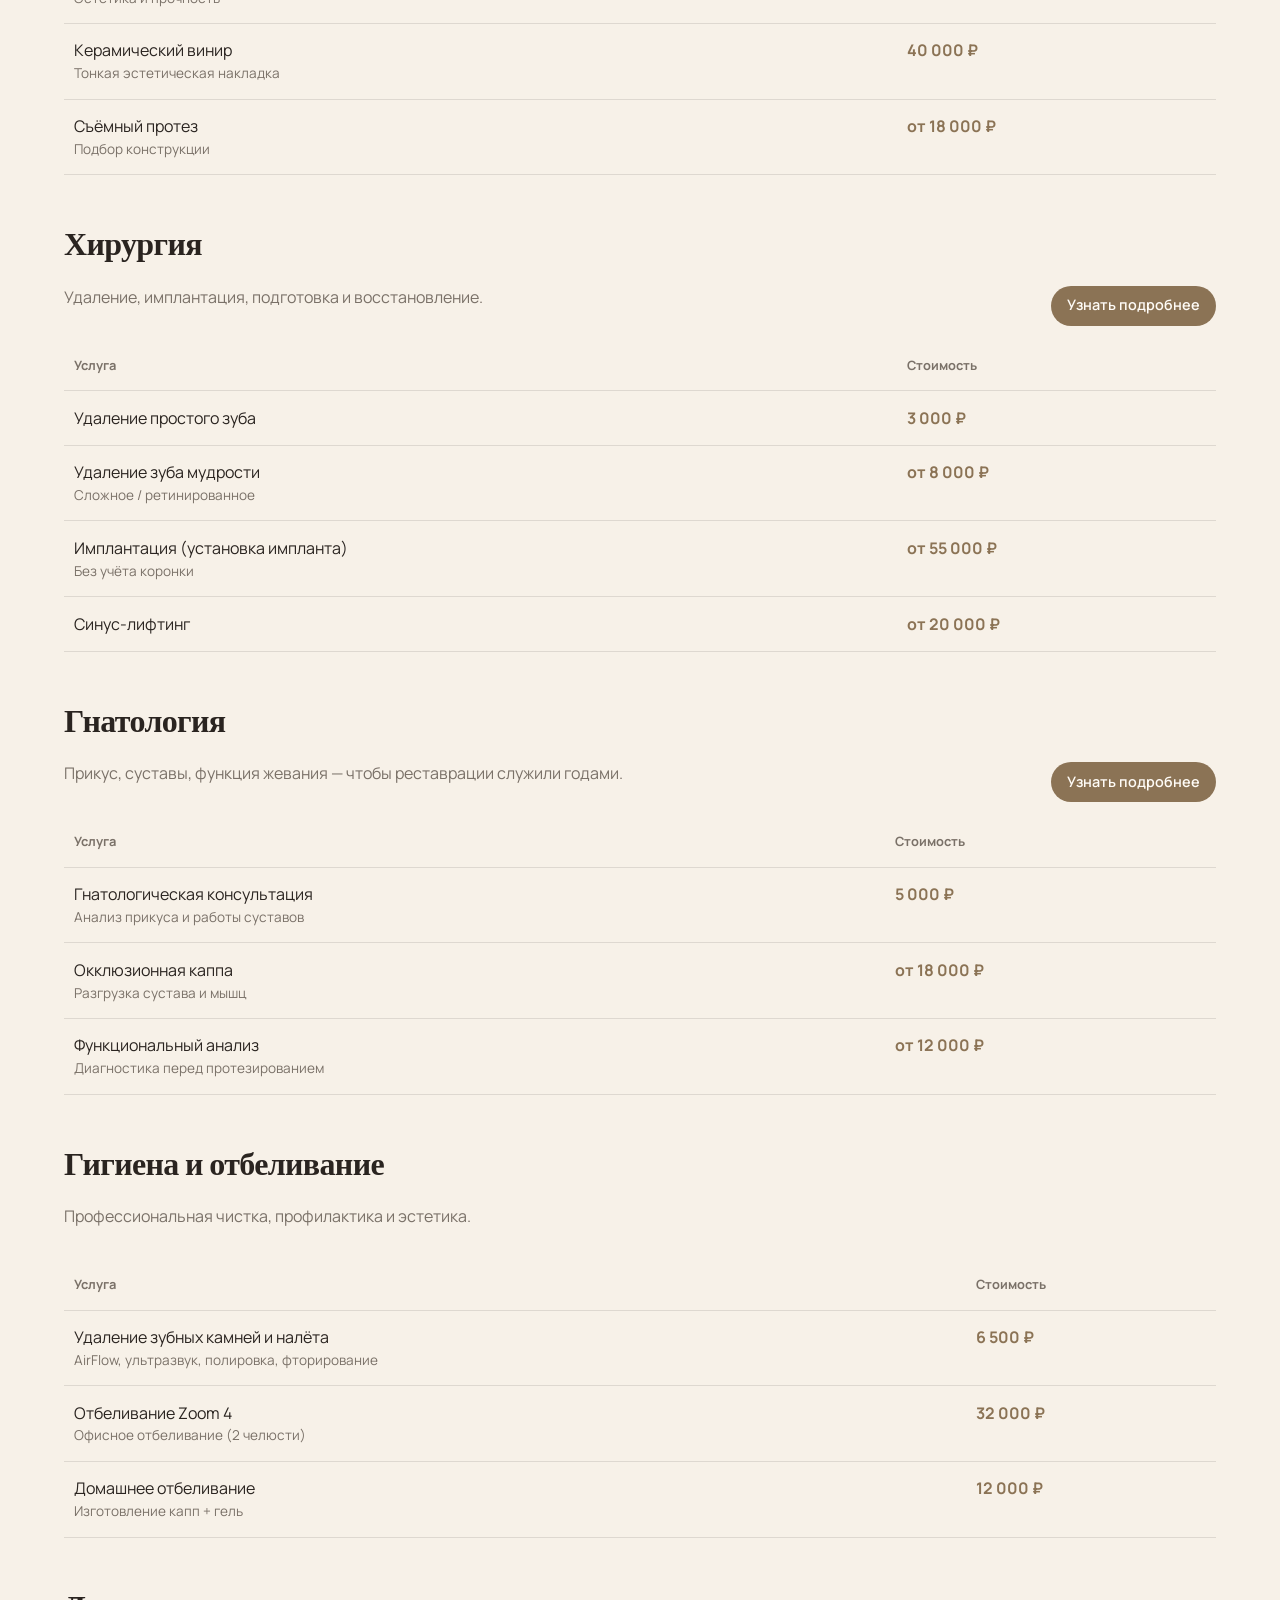
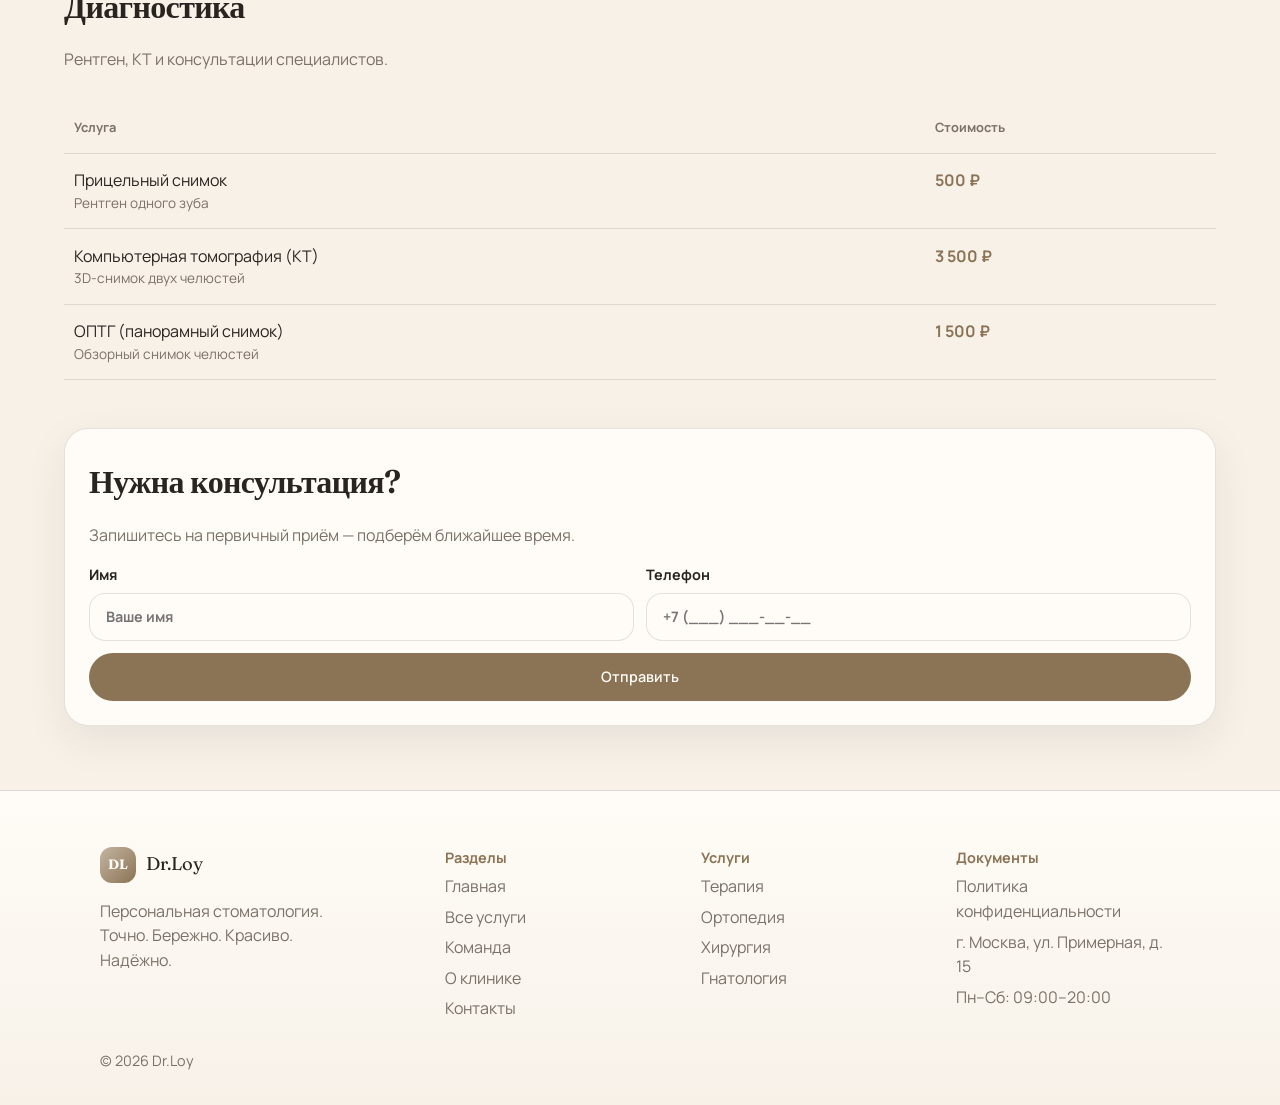
<file: uslugi.html>
<!DOCTYPE html>
<html lang="ru">
<head>
  <meta charset="utf-8">
  <meta name="viewport" content="width=device-width, initial-scale=1">
  <title>Услуги и цены — Dr.Loy</title>
  <meta name="description" content="Персональная стоматология Dr.Loy. Точно. Бережно. Красиво. Надёжно.">
  <link rel="icon" href="favicon.svg" type="image/svg+xml">
  <link rel="preconnect" href="https://fonts.googleapis.com">
  <link rel="preconnect" href="https://fonts.gstatic.com" crossorigin>
  <link href="https://fonts.googleapis.com/css2?family=Fraunces:opsz,wght@9..144,500;9..144,600&family=Manrope:wght@400;600;700&display=swap" rel="stylesheet">
  <link rel="stylesheet" href="css/site.css">
</head>
<body>

<header class="header">
  <div class="wrap header-inner">
    <a class="logo" href="index.html" aria-label="На главную">
      <span class="mark">DL</span>
      <span>Dr.Loy</span>
    </a>
    <nav class="nav" aria-label="Навигация"><a class="" href="index.html">Главная</a><a class="is-on" href="uslugi.html">Услуги</a><a class="" href="komanda.html">Команда</a><a class="" href="o-klinike.html">О клинике</a><a class="" href="blog.html">Блог</a><a class="" href="kontakty.html">Контакты</a></nav>
    <div class="header-actions">
      <a class="phone" href="tel:+70000000000">
        <small>Запись</small>
        <b>+7 (000) 000-00-00</b>
      </a>
      <a class="btn btn-primary btn-sm" href="kontakty.html#booking">Записаться</a>
      <button class="menu-btn" type="button" data-menu aria-label="Меню">☰</button>
    </div>
  </div>
  <nav class="mobile-nav" data-mobile>
    <a href="index.html">Главная</a><a href="uslugi.html">Услуги</a><a href="komanda.html">Команда</a><a href="o-klinike.html">О клинике</a><a href="blog.html">Блог</a><a href="kontakty.html">Контакты</a>
    <a href="tel:+70000000000">+7 (000) 000-00-00</a>
  </nav>
</header>

<main class="page wrap">
  <div class="primary">Услуги и цены</div>
  <h1>Стоимость лечения зубов в Dr.Loy</h1>
  <p class="lead">Прайс-лист на стоматологические манипуляции. Финальная стоимость определяется после 3D-диагностики и составления плана лечения.</p>
  <div class="toolbar" style="margin-top:2rem">
    <button class="on" data-tab="all" type="button">Все</button><button data-tab="therapy" type="button">Терапия</button><button data-tab="orthopedics" type="button">Ортопедия</button><button data-tab="surgery" type="button">Хирургия</button><button data-tab="gnathology" type="button">Гнатология</button><button data-tab="hygiene" type="button">Гигиена и отбеливание</button><button data-tab="diagnostics" type="button">Диагностика</button>
    <input data-search placeholder="Поиск услуги...">
  </div>
  <p class="note" style="margin-top:1rem">Цены ориентировочные и могут отличаться в зависимости от клинической ситуации.</p>
  <div style="display:grid;gap:2.5rem;margin-top:2rem"><section data-cat="therapy" id="therapy"><div class="row-head" style="margin-bottom:1rem"><div><h2>Терапия</h2><p class="muted">Кариес, реставрации, лечение каналов, профилактика.</p></div><a class="btn btn-primary btn-sm" href="terapiya.html">Узнать подробнее</a></div><table class="price"><thead><tr><th>Услуга</th><th>Стоимость</th></tr></thead><tbody><tr data-row="Консультация терапевта Осмотр, диагностика"><td>Консультация терапевта<div class="muted" style="font-weight:400;font-size:.85rem">Осмотр, диагностика</div></td><td>1 000 ₽</td></tr><tr data-row="Консультация с планом лечения Осмотр, 3D-диагностика и письменный план"><td>Консультация с планом лечения<div class="muted" style="font-weight:400;font-size:.85rem">Осмотр, 3D-диагностика и письменный план</div></td><td>5 000 ₽</td></tr><tr data-row="Лечение кариеса Восстановление световой пломбой"><td>Лечение кариеса<div class="muted" style="font-weight:400;font-size:.85rem">Восстановление световой пломбой</div></td><td>от 10 000 ₽</td></tr><tr data-row="Лечение глубокого кариеса С изоляцией и защитными прокладками"><td>Лечение глубокого кариеса<div class="muted" style="font-weight:400;font-size:.85rem">С изоляцией и защитными прокладками</div></td><td>от 12 000 ₽</td></tr><tr data-row="Лечение пульпита (1 канал) Эндодонтия под увеличением"><td>Лечение пульпита (1 канал)<div class="muted" style="font-weight:400;font-size:.85rem">Эндодонтия под увеличением</div></td><td>от 10 000 ₽</td></tr><tr data-row="Временная пломба "><td>Временная пломба</td><td>0 ₽</td></tr><tr data-row="Удаление зубных камней и налёта Ультразвук, AirFlow, полировка"><td>Удаление зубных камней и налёта<div class="muted" style="font-weight:400;font-size:.85rem">Ультразвук, AirFlow, полировка</div></td><td>6 500 ₽</td></tr></tbody></table></section><section data-cat="orthopedics" id="orthopedics"><div class="row-head" style="margin-bottom:1rem"><div><h2>Ортопедия</h2><p class="muted">Коронки, виниры, протезирование и восстановление функции.</p></div><a class="btn btn-primary btn-sm" href="ortopediya.html">Узнать подробнее</a></div><table class="price"><thead><tr><th>Услуга</th><th>Стоимость</th></tr></thead><tbody><tr data-row="Консультация ортопеда Оценка прикуса и план восстановления"><td>Консультация ортопеда<div class="muted" style="font-weight:400;font-size:.85rem">Оценка прикуса и план восстановления</div></td><td>2 500 ₽</td></tr><tr data-row="Металлокерамическая коронка Классический вариант"><td>Металлокерамическая коронка<div class="muted" style="font-weight:400;font-size:.85rem">Классический вариант</div></td><td>15 000 ₽</td></tr><tr data-row="Циркониевая коронка Эстетика и прочность"><td>Циркониевая коронка<div class="muted" style="font-weight:400;font-size:.85rem">Эстетика и прочность</div></td><td>35 000 ₽</td></tr><tr data-row="Керамический винир Тонкая эстетическая накладка"><td>Керамический винир<div class="muted" style="font-weight:400;font-size:.85rem">Тонкая эстетическая накладка</div></td><td>40 000 ₽</td></tr><tr data-row="Съёмный протез Подбор конструкции"><td>Съёмный протез<div class="muted" style="font-weight:400;font-size:.85rem">Подбор конструкции</div></td><td>от 18 000 ₽</td></tr></tbody></table></section><section data-cat="surgery" id="surgery"><div class="row-head" style="margin-bottom:1rem"><div><h2>Хирургия</h2><p class="muted">Удаление, имплантация, подготовка и восстановление.</p></div><a class="btn btn-primary btn-sm" href="hirurgiya.html">Узнать подробнее</a></div><table class="price"><thead><tr><th>Услуга</th><th>Стоимость</th></tr></thead><tbody><tr data-row="Удаление простого зуба "><td>Удаление простого зуба</td><td>3 000 ₽</td></tr><tr data-row="Удаление зуба мудрости Сложное / ретинированное"><td>Удаление зуба мудрости<div class="muted" style="font-weight:400;font-size:.85rem">Сложное / ретинированное</div></td><td>от 8 000 ₽</td></tr><tr data-row="Имплантация (установка импланта) Без учёта коронки"><td>Имплантация (установка импланта)<div class="muted" style="font-weight:400;font-size:.85rem">Без учёта коронки</div></td><td>от 55 000 ₽</td></tr><tr data-row="Синус-лифтинг "><td>Синус-лифтинг</td><td>от 20 000 ₽</td></tr></tbody></table></section><section data-cat="gnathology" id="gnathology"><div class="row-head" style="margin-bottom:1rem"><div><h2>Гнатология</h2><p class="muted">Прикус, суставы, функция жевания — чтобы реставрации служили годами.</p></div><a class="btn btn-primary btn-sm" href="gnatologiya.html">Узнать подробнее</a></div><table class="price"><thead><tr><th>Услуга</th><th>Стоимость</th></tr></thead><tbody><tr data-row="Гнатологическая консультация Анализ прикуса и работы суставов"><td>Гнатологическая консультация<div class="muted" style="font-weight:400;font-size:.85rem">Анализ прикуса и работы суставов</div></td><td>5 000 ₽</td></tr><tr data-row="Окклюзионная каппа Разгрузка сустава и мышц"><td>Окклюзионная каппа<div class="muted" style="font-weight:400;font-size:.85rem">Разгрузка сустава и мышц</div></td><td>от 18 000 ₽</td></tr><tr data-row="Функциональный анализ Диагностика перед протезированием"><td>Функциональный анализ<div class="muted" style="font-weight:400;font-size:.85rem">Диагностика перед протезированием</div></td><td>от 12 000 ₽</td></tr></tbody></table></section><section data-cat="hygiene" id="hygiene"><div class="row-head" style="margin-bottom:1rem"><div><h2>Гигиена и отбеливание</h2><p class="muted">Профессиональная чистка, профилактика и эстетика.</p></div></div><table class="price"><thead><tr><th>Услуга</th><th>Стоимость</th></tr></thead><tbody><tr data-row="Удаление зубных камней и налёта AirFlow, ультразвук, полировка, фторирование"><td>Удаление зубных камней и налёта<div class="muted" style="font-weight:400;font-size:.85rem">AirFlow, ультразвук, полировка, фторирование</div></td><td>6 500 ₽</td></tr><tr data-row="Отбеливание Zoom 4 Офисное отбеливание (2 челюсти)"><td>Отбеливание Zoom 4<div class="muted" style="font-weight:400;font-size:.85rem">Офисное отбеливание (2 челюсти)</div></td><td>32 000 ₽</td></tr><tr data-row="Домашнее отбеливание Изготовление капп + гель"><td>Домашнее отбеливание<div class="muted" style="font-weight:400;font-size:.85rem">Изготовление капп + гель</div></td><td>12 000 ₽</td></tr></tbody></table></section><section data-cat="diagnostics" id="diagnostics"><div class="row-head" style="margin-bottom:1rem"><div><h2>Диагностика</h2><p class="muted">Рентген, КТ и консультации специалистов.</p></div></div><table class="price"><thead><tr><th>Услуга</th><th>Стоимость</th></tr></thead><tbody><tr data-row="Прицельный снимок Рентген одного зуба"><td>Прицельный снимок<div class="muted" style="font-weight:400;font-size:.85rem">Рентген одного зуба</div></td><td>500 ₽</td></tr><tr data-row="Компьютерная томография (КТ) 3D-снимок двух челюстей"><td>Компьютерная томография (КТ)<div class="muted" style="font-weight:400;font-size:.85rem">3D-снимок двух челюстей</div></td><td>3 500 ₽</td></tr><tr data-row="ОПТГ (панорамный снимок) Обзорный снимок челюстей"><td>ОПТГ (панорамный снимок)<div class="muted" style="font-weight:400;font-size:.85rem">Обзорный снимок челюстей</div></td><td>1 500 ₽</td></tr></tbody></table></section></div>
  <section class="card pad" style="margin-top:3rem">
    <h2>Нужна консультация?</h2>
    <p class="muted">Запишитесь на первичный приём — подберём ближайшее время.</p>
    
    <form class="form" data-booking>
      
      <div class="form-row">
        <label>Имя<input name="name" required placeholder="Ваше имя" autocomplete="name"></label>
        <label>Телефон<input name="phone" required placeholder="+7 (___) ___-__-__" inputmode="tel" autocomplete="tel"></label>
      </div>
      
      <button class="btn btn-primary" type="submit">Отправить</button>
      <p class="ok hidden" data-ok>Заявка принята. Мы подберём ближайшее время и перезвоним.</p>
    </form>
  </section>
</main>


<footer class="footer">
  <div class="wrap footer-grid">
    <div>
      <div class="logo"><span class="mark">DL</span><span>Dr.Loy</span></div>
      <p class="muted" style="margin-top:1rem;max-width:16rem">Персональная стоматология.<br>Точно. Бережно. Красиво. Надёжно.</p>
    </div>
    <div>
      <div class="primary">Разделы</div>
      <a href="index.html">Главная</a>
      <a href="uslugi.html">Все услуги</a>
      <a href="komanda.html">Команда</a>
      <a href="o-klinike.html">О клинике</a>
      <a href="kontakty.html">Контакты</a>
    </div>
    <div>
      <div class="primary">Услуги</div>
      <a href="terapiya.html">Терапия</a>
      <a href="ortopediya.html">Ортопедия</a>
      <a href="hirurgiya.html">Хирургия</a>
      <a href="gnatologiya.html">Гнатология</a>
    </div>
    <div>
      <div class="primary">Документы</div>
      <a href="politika.html">Политика конфиденциальности</a>
      <span class="muted" style="display:block;margin:.35rem 0">г. Москва, ул. Примерная, д. 15</span>
      <span class="muted" style="display:block;margin:.35rem 0">Пн–Сб: 09:00–20:00</span>
    </div>
  </div>
  <div class="wrap muted" style="padding-top:1.5rem;font-size:.9rem">© 2026 Dr.Loy</div>
</footer>
<script src="js/site.js"></script>
</body>
</html>
</file>
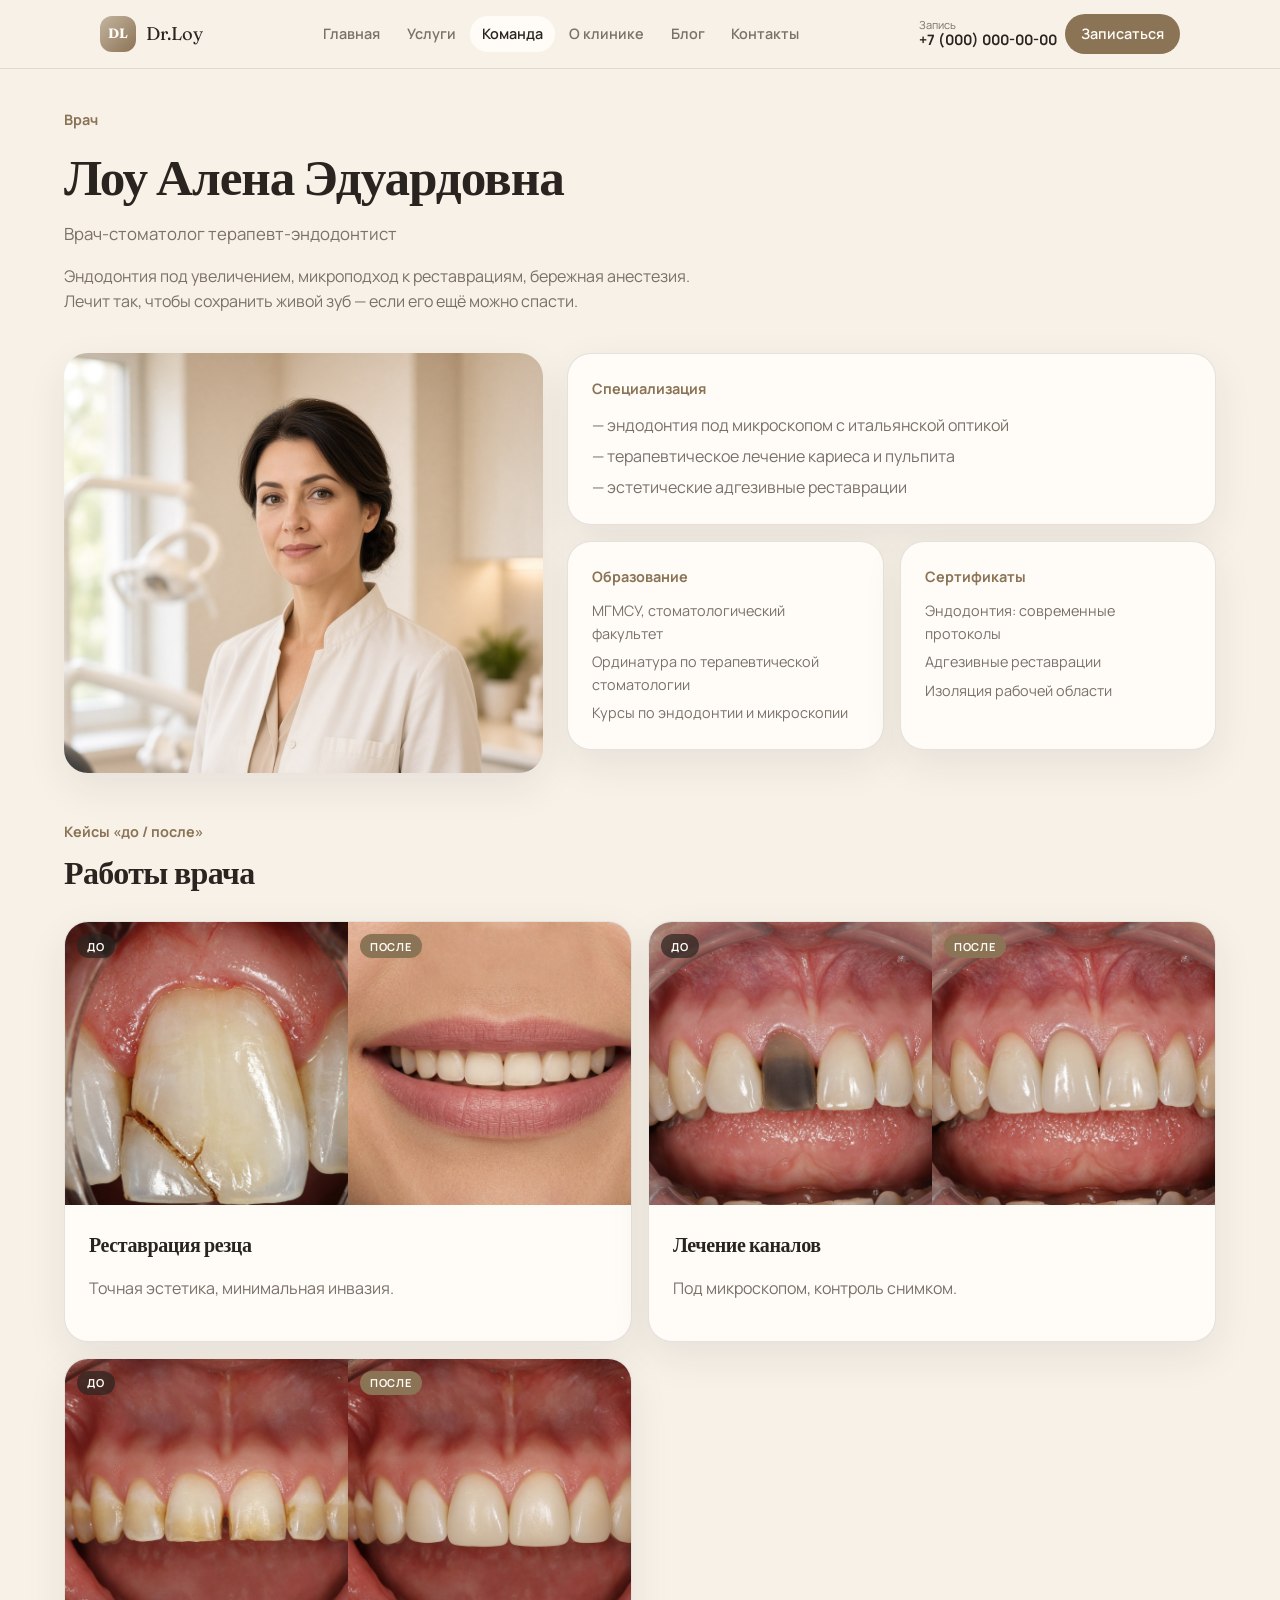
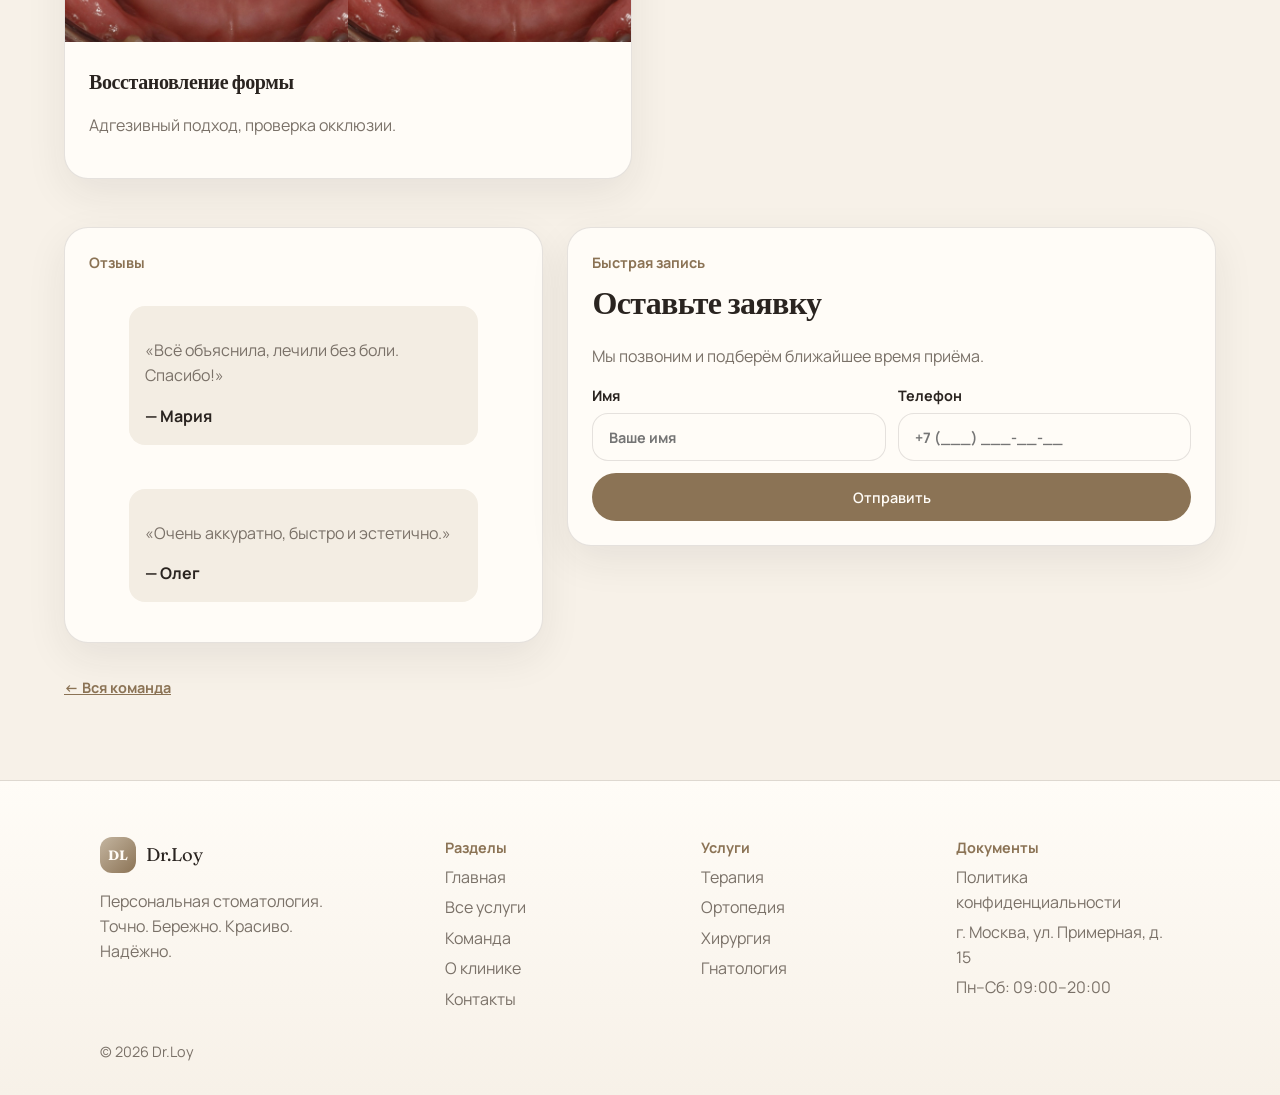
<file: vrach-alena-loy.html>
<!DOCTYPE html>
<html lang="ru">
<head>
  <meta charset="utf-8">
  <meta name="viewport" content="width=device-width, initial-scale=1">
  <title>Лоу Алена Эдуардовна — Dr.Loy</title>
  <meta name="description" content="Персональная стоматология Dr.Loy. Точно. Бережно. Красиво. Надёжно.">
  <link rel="icon" href="favicon.svg" type="image/svg+xml">
  <link rel="preconnect" href="https://fonts.googleapis.com">
  <link rel="preconnect" href="https://fonts.gstatic.com" crossorigin>
  <link href="https://fonts.googleapis.com/css2?family=Fraunces:opsz,wght@9..144,500;9..144,600&family=Manrope:wght@400;600;700&display=swap" rel="stylesheet">
  <link rel="stylesheet" href="css/site.css">
</head>
<body>

<header class="header">
  <div class="wrap header-inner">
    <a class="logo" href="index.html" aria-label="На главную">
      <span class="mark">DL</span>
      <span>Dr.Loy</span>
    </a>
    <nav class="nav" aria-label="Навигация"><a class="" href="index.html">Главная</a><a class="" href="uslugi.html">Услуги</a><a class="is-on" href="komanda.html">Команда</a><a class="" href="o-klinike.html">О клинике</a><a class="" href="blog.html">Блог</a><a class="" href="kontakty.html">Контакты</a></nav>
    <div class="header-actions">
      <a class="phone" href="tel:+70000000000">
        <small>Запись</small>
        <b>+7 (000) 000-00-00</b>
      </a>
      <a class="btn btn-primary btn-sm" href="kontakty.html#booking">Записаться</a>
      <button class="menu-btn" type="button" data-menu aria-label="Меню">☰</button>
    </div>
  </div>
  <nav class="mobile-nav" data-mobile>
    <a href="index.html">Главная</a><a href="uslugi.html">Услуги</a><a href="komanda.html">Команда</a><a href="o-klinike.html">О клинике</a><a href="blog.html">Блог</a><a href="kontakty.html">Контакты</a>
    <a href="tel:+70000000000">+7 (000) 000-00-00</a>
  </nav>
</header>

<main class="page wrap">
  <div class="primary">Врач</div>
  <h1>Лоу Алена Эдуардовна</h1>
  <p class="lead">Врач-стоматолог терапевт-эндодонтист</p>
  <p class="muted" style="max-width:42rem">Эндодонтия под увеличением, микроподход к реставрациям, бережная анестезия. Лечит так, чтобы сохранить живой зуб — если его ещё можно спасти.</p>
  <div class="split" style="margin-top:2.5rem">
    <img class="doc-photo" src="images/doctors/alena-loy.jpg" alt="Лоу Алена Эдуардовна">
    <div style="display:grid;gap:1rem">
      <article class="card pad">
        <div class="primary">Специализация</div>
        <ul class="list" style="margin-top:.75rem"><li>— эндодонтия под микроскопом с итальянской оптикой</li><li>— терапевтическое лечение кариеса и пульпита</li><li>— эстетические адгезивные реставрации</li></ul>
      </article>
      <div class="box2">
        <article class="card pad">
          <div class="primary">Образование</div>
          <ul class="list" style="margin-top:.75rem;font-size:.9rem"><li>МГМСУ, стоматологический факультет</li><li>Ординатура по терапевтической стоматологии</li><li>Курсы по эндодонтии и микроскопии</li></ul>
        </article>
        <article class="card pad">
          <div class="primary">Сертификаты</div>
          <ul class="list" style="margin-top:.75rem;font-size:.9rem"><li>Эндодонтия: современные протоколы</li><li>Адгезивные реставрации</li><li>Изоляция рабочей области</li></ul>
        </article>
      </div>
    </div>
  </div>
  <section style="margin-top:3rem">
    <div class="primary">Кейсы «до / после»</div>
    <h2>Работы врача</h2>
    <div class="grid-2" style="margin-top:1.5rem">
    <article class="card ba">
      <div class="ba-pair">
        <div class="shot"><img src="images/doctors/alena-loy/before-1.jpg" alt="До"><span class="tag tag-before">До</span></div>
        <div class="shot"><img src="images/doctors/alena-loy/after-1.jpg" alt="После"><span class="tag tag-after">После</span></div>
      </div>
      <div class="pad">
        <h3>Реставрация резца</h3>
        <p class="muted">Точная эстетика, минимальная инвазия.</p>
      </div>
    </article>
    <article class="card ba">
      <div class="ba-pair">
        <div class="shot"><img src="images/doctors/alena-loy/before-2.jpg" alt="До"><span class="tag tag-before">До</span></div>
        <div class="shot"><img src="images/doctors/alena-loy/after-2.jpg" alt="После"><span class="tag tag-after">После</span></div>
      </div>
      <div class="pad">
        <h3>Лечение каналов</h3>
        <p class="muted">Под микроскопом, контроль снимком.</p>
      </div>
    </article>
    <article class="card ba">
      <div class="ba-pair">
        <div class="shot"><img src="images/doctors/alena-loy/before-3.jpg" alt="До"><span class="tag tag-before">До</span></div>
        <div class="shot"><img src="images/doctors/alena-loy/after-3.jpg" alt="После"><span class="tag tag-after">После</span></div>
      </div>
      <div class="pad">
        <h3>Восстановление формы</h3>
        <p class="muted">Адгезивный подход, проверка окклюзии.</p>
      </div>
    </article></div>
  </section>
  <section class="split" style="margin-top:3rem">
    <div class="card pad">
      <div class="primary">Отзывы</div>
      <div style="display:grid;gap:.75rem;margin-top:1rem"><blockquote class="quote"><p class="muted">«Всё объяснила, лечили без боли. Спасибо!»</p><footer style="margin-top:.5rem;font-weight:700">— Мария</footer></blockquote><blockquote class="quote"><p class="muted">«Очень аккуратно, быстро и эстетично.»</p><footer style="margin-top:.5rem;font-weight:700">— Олег</footer></blockquote></div>
    </div>
    <div class="card pad" id="booking">
      <div class="primary">Быстрая запись</div>
      <h2>Оставьте заявку</h2>
      <p class="muted">Мы позвоним и подберём ближайшее время приёма.</p>
      
    <form class="form" data-booking>
      
      <div class="form-row">
        <label>Имя<input name="name" required placeholder="Ваше имя" autocomplete="name"></label>
        <label>Телефон<input name="phone" required placeholder="+7 (___) ___-__-__" inputmode="tel" autocomplete="tel"></label>
      </div>
      
      <button class="btn btn-primary" type="submit">Отправить</button>
      <p class="ok hidden" data-ok>Заявка принята. Мы подберём ближайшее время и перезвоним.</p>
    </form>
    </div>
  </section>
  <p style="margin-top:2rem"><a class="primary" href="komanda.html">← Вся команда</a></p>
</main>


<footer class="footer">
  <div class="wrap footer-grid">
    <div>
      <div class="logo"><span class="mark">DL</span><span>Dr.Loy</span></div>
      <p class="muted" style="margin-top:1rem;max-width:16rem">Персональная стоматология.<br>Точно. Бережно. Красиво. Надёжно.</p>
    </div>
    <div>
      <div class="primary">Разделы</div>
      <a href="index.html">Главная</a>
      <a href="uslugi.html">Все услуги</a>
      <a href="komanda.html">Команда</a>
      <a href="o-klinike.html">О клинике</a>
      <a href="kontakty.html">Контакты</a>
    </div>
    <div>
      <div class="primary">Услуги</div>
      <a href="terapiya.html">Терапия</a>
      <a href="ortopediya.html">Ортопедия</a>
      <a href="hirurgiya.html">Хирургия</a>
      <a href="gnatologiya.html">Гнатология</a>
    </div>
    <div>
      <div class="primary">Документы</div>
      <a href="politika.html">Политика конфиденциальности</a>
      <span class="muted" style="display:block;margin:.35rem 0">г. Москва, ул. Примерная, д. 15</span>
      <span class="muted" style="display:block;margin:.35rem 0">Пн–Сб: 09:00–20:00</span>
    </div>
  </div>
  <div class="wrap muted" style="padding-top:1.5rem;font-size:.9rem">© 2026 Dr.Loy</div>
</footer>
<script src="js/site.js"></script>
</body>
</html>
</file>
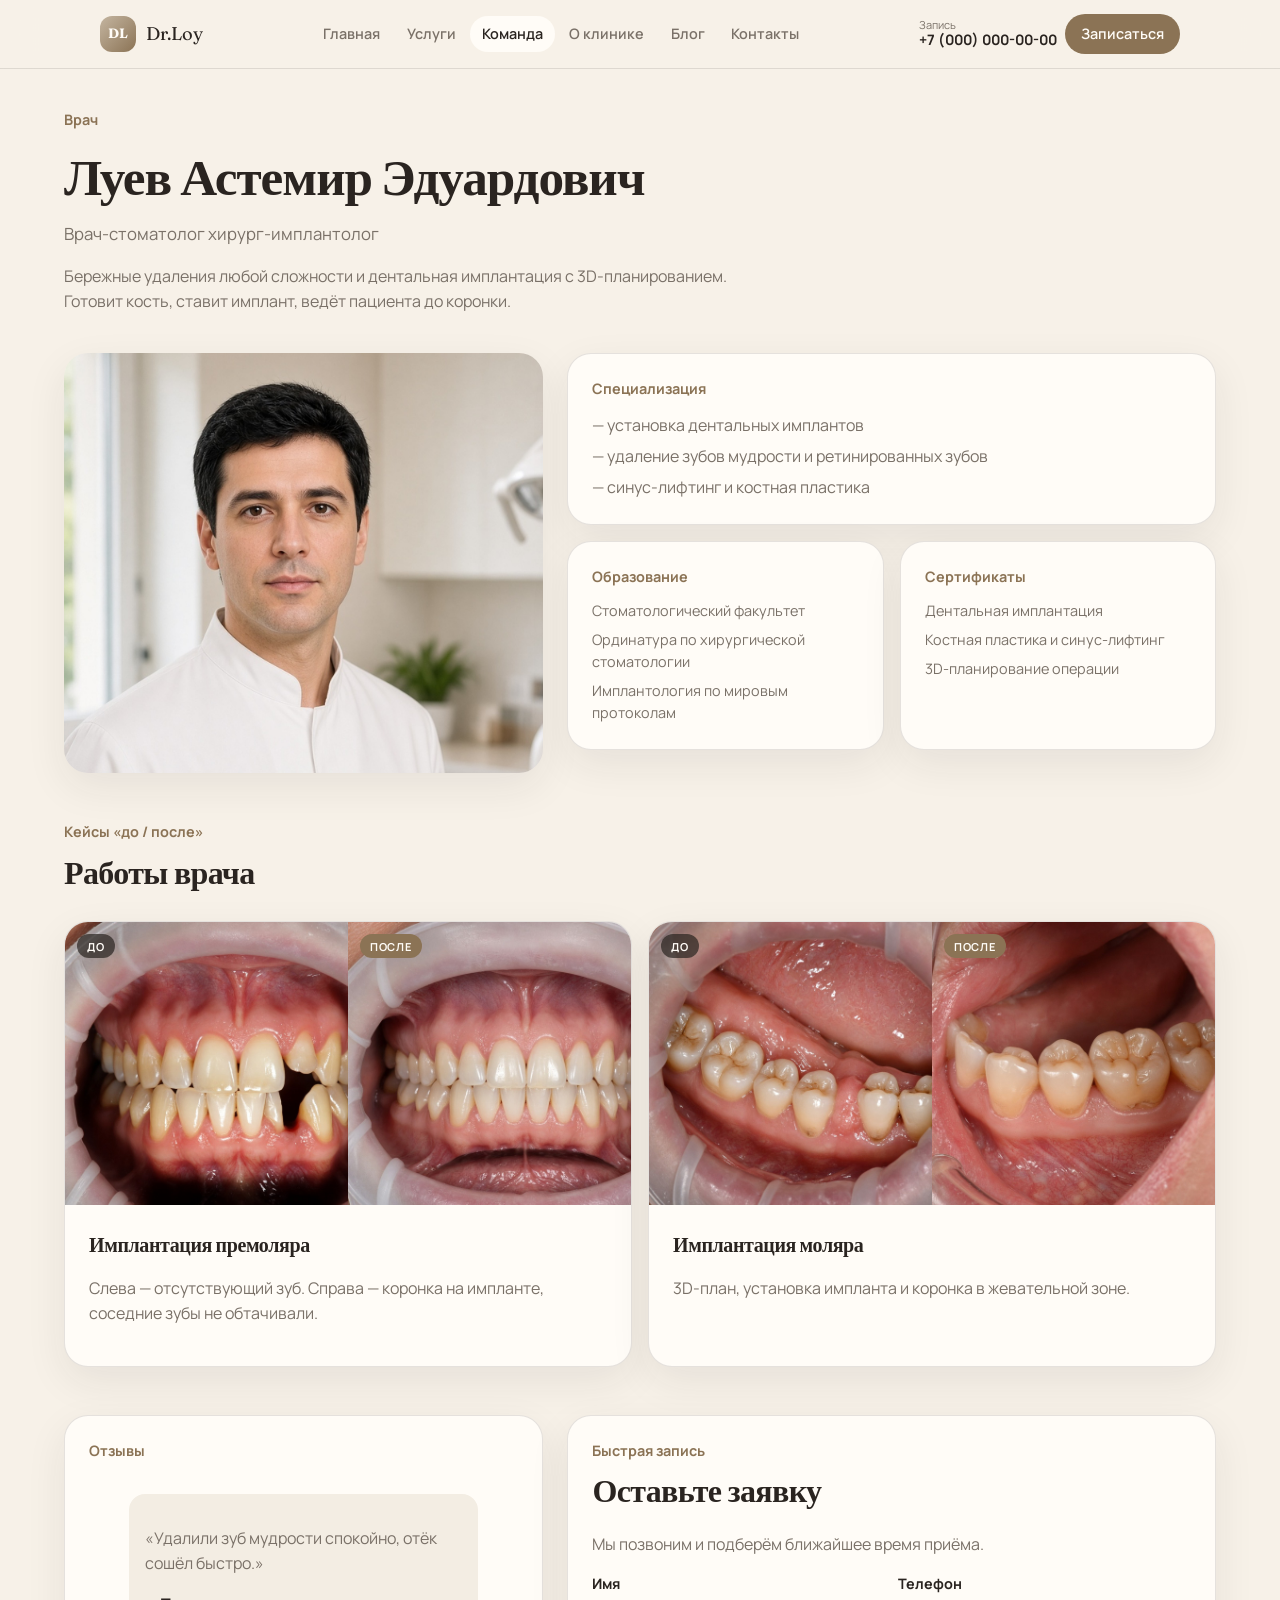
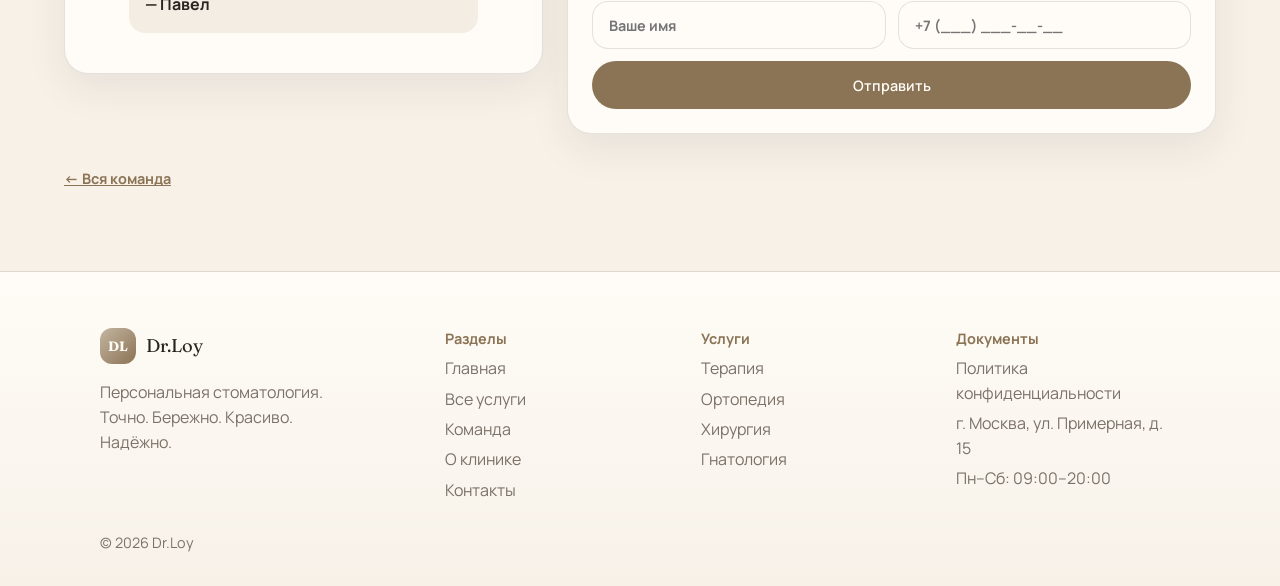
<file: vrach-astemir-luev.html>
<!DOCTYPE html>
<html lang="ru">
<head>
  <meta charset="utf-8">
  <meta name="viewport" content="width=device-width, initial-scale=1">
  <title>Луев Астемир Эдуардович — Dr.Loy</title>
  <meta name="description" content="Персональная стоматология Dr.Loy. Точно. Бережно. Красиво. Надёжно.">
  <link rel="icon" href="favicon.svg" type="image/svg+xml">
  <link rel="preconnect" href="https://fonts.googleapis.com">
  <link rel="preconnect" href="https://fonts.gstatic.com" crossorigin>
  <link href="https://fonts.googleapis.com/css2?family=Fraunces:opsz,wght@9..144,500;9..144,600&family=Manrope:wght@400;600;700&display=swap" rel="stylesheet">
  <link rel="stylesheet" href="css/site.css">
</head>
<body>

<header class="header">
  <div class="wrap header-inner">
    <a class="logo" href="index.html" aria-label="На главную">
      <span class="mark">DL</span>
      <span>Dr.Loy</span>
    </a>
    <nav class="nav" aria-label="Навигация"><a class="" href="index.html">Главная</a><a class="" href="uslugi.html">Услуги</a><a class="is-on" href="komanda.html">Команда</a><a class="" href="o-klinike.html">О клинике</a><a class="" href="blog.html">Блог</a><a class="" href="kontakty.html">Контакты</a></nav>
    <div class="header-actions">
      <a class="phone" href="tel:+70000000000">
        <small>Запись</small>
        <b>+7 (000) 000-00-00</b>
      </a>
      <a class="btn btn-primary btn-sm" href="kontakty.html#booking">Записаться</a>
      <button class="menu-btn" type="button" data-menu aria-label="Меню">☰</button>
    </div>
  </div>
  <nav class="mobile-nav" data-mobile>
    <a href="index.html">Главная</a><a href="uslugi.html">Услуги</a><a href="komanda.html">Команда</a><a href="o-klinike.html">О клинике</a><a href="blog.html">Блог</a><a href="kontakty.html">Контакты</a>
    <a href="tel:+70000000000">+7 (000) 000-00-00</a>
  </nav>
</header>

<main class="page wrap">
  <div class="primary">Врач</div>
  <h1>Луев Астемир Эдуардович</h1>
  <p class="lead">Врач-стоматолог хирург-имплантолог</p>
  <p class="muted" style="max-width:42rem">Бережные удаления любой сложности и дентальная имплантация с 3D-планированием. Готовит кость, ставит имплант, ведёт пациента до коронки.</p>
  <div class="split" style="margin-top:2.5rem">
    <img class="doc-photo" src="images/doctors/astemir-luev.jpg" alt="Луев Астемир Эдуардович">
    <div style="display:grid;gap:1rem">
      <article class="card pad">
        <div class="primary">Специализация</div>
        <ul class="list" style="margin-top:.75rem"><li>— установка дентальных имплантов</li><li>— удаление зубов мудрости и ретинированных зубов</li><li>— синус-лифтинг и костная пластика</li></ul>
      </article>
      <div class="box2">
        <article class="card pad">
          <div class="primary">Образование</div>
          <ul class="list" style="margin-top:.75rem;font-size:.9rem"><li>Стоматологический факультет</li><li>Ординатура по хирургической стоматологии</li><li>Имплантология по мировым протоколам</li></ul>
        </article>
        <article class="card pad">
          <div class="primary">Сертификаты</div>
          <ul class="list" style="margin-top:.75rem;font-size:.9rem"><li>Дентальная имплантация</li><li>Костная пластика и синус-лифтинг</li><li>3D-планирование операции</li></ul>
        </article>
      </div>
    </div>
  </div>
  <section style="margin-top:3rem">
    <div class="primary">Кейсы «до / после»</div>
    <h2>Работы врача</h2>
    <div class="grid-2" style="margin-top:1.5rem">
    <article class="card ba">
      <div class="ba-pair">
        <div class="shot"><img src="images/doctors/astemir-luev/before-1.jpg" alt="До"><span class="tag tag-before">До</span></div>
        <div class="shot"><img src="images/doctors/astemir-luev/after-1.jpg" alt="После"><span class="tag tag-after">После</span></div>
      </div>
      <div class="pad">
        <h3>Имплантация премоляра</h3>
        <p class="muted">Слева — отсутствующий зуб. Справа — коронка на импланте, соседние зубы не обтачивали.</p>
      </div>
    </article>
    <article class="card ba">
      <div class="ba-pair">
        <div class="shot"><img src="images/doctors/astemir-luev/before-2.jpg" alt="До"><span class="tag tag-before">До</span></div>
        <div class="shot"><img src="images/doctors/astemir-luev/after-2.jpg" alt="После"><span class="tag tag-after">После</span></div>
      </div>
      <div class="pad">
        <h3>Имплантация моляра</h3>
        <p class="muted">3D-план, установка импланта и коронка в жевательной зоне.</p>
      </div>
    </article></div>
  </section>
  <section class="split" style="margin-top:3rem">
    <div class="card pad">
      <div class="primary">Отзывы</div>
      <div style="display:grid;gap:.75rem;margin-top:1rem"><blockquote class="quote"><p class="muted">«Удалили зуб мудрости спокойно, отёк сошёл быстро.»</p><footer style="margin-top:.5rem;font-weight:700">— Павел</footer></blockquote></div>
    </div>
    <div class="card pad" id="booking">
      <div class="primary">Быстрая запись</div>
      <h2>Оставьте заявку</h2>
      <p class="muted">Мы позвоним и подберём ближайшее время приёма.</p>
      
    <form class="form" data-booking>
      
      <div class="form-row">
        <label>Имя<input name="name" required placeholder="Ваше имя" autocomplete="name"></label>
        <label>Телефон<input name="phone" required placeholder="+7 (___) ___-__-__" inputmode="tel" autocomplete="tel"></label>
      </div>
      
      <button class="btn btn-primary" type="submit">Отправить</button>
      <p class="ok hidden" data-ok>Заявка принята. Мы подберём ближайшее время и перезвоним.</p>
    </form>
    </div>
  </section>
  <p style="margin-top:2rem"><a class="primary" href="komanda.html">← Вся команда</a></p>
</main>


<footer class="footer">
  <div class="wrap footer-grid">
    <div>
      <div class="logo"><span class="mark">DL</span><span>Dr.Loy</span></div>
      <p class="muted" style="margin-top:1rem;max-width:16rem">Персональная стоматология.<br>Точно. Бережно. Красиво. Надёжно.</p>
    </div>
    <div>
      <div class="primary">Разделы</div>
      <a href="index.html">Главная</a>
      <a href="uslugi.html">Все услуги</a>
      <a href="komanda.html">Команда</a>
      <a href="o-klinike.html">О клинике</a>
      <a href="kontakty.html">Контакты</a>
    </div>
    <div>
      <div class="primary">Услуги</div>
      <a href="terapiya.html">Терапия</a>
      <a href="ortopediya.html">Ортопедия</a>
      <a href="hirurgiya.html">Хирургия</a>
      <a href="gnatologiya.html">Гнатология</a>
    </div>
    <div>
      <div class="primary">Документы</div>
      <a href="politika.html">Политика конфиденциальности</a>
      <span class="muted" style="display:block;margin:.35rem 0">г. Москва, ул. Примерная, д. 15</span>
      <span class="muted" style="display:block;margin:.35rem 0">Пн–Сб: 09:00–20:00</span>
    </div>
  </div>
  <div class="wrap muted" style="padding-top:1.5rem;font-size:.9rem">© 2026 Dr.Loy</div>
</footer>
<script src="js/site.js"></script>
</body>
</html>
</file>
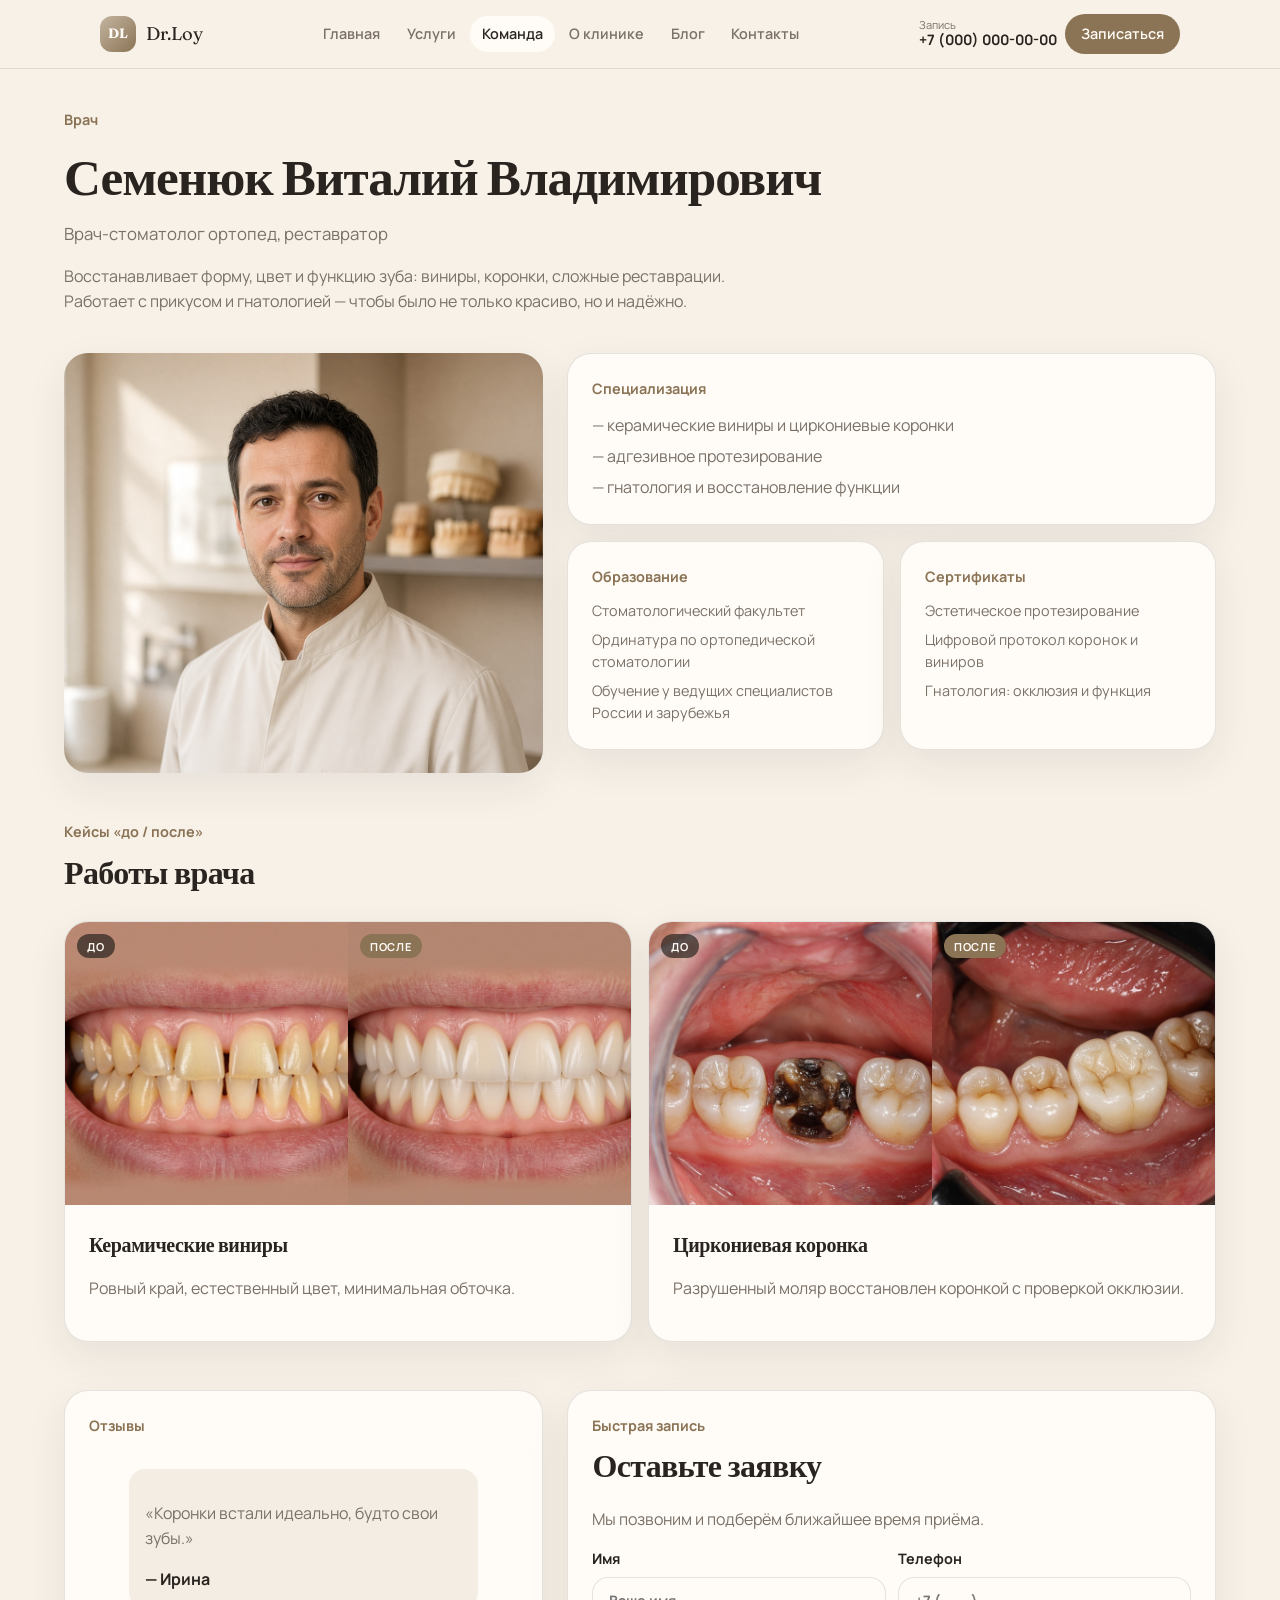
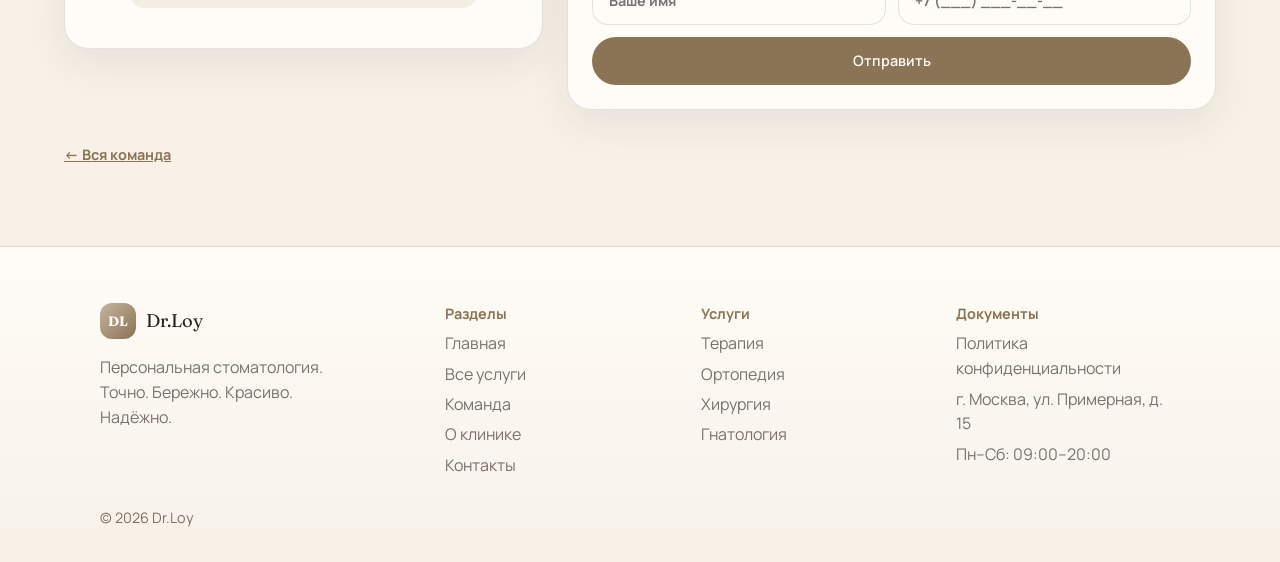
<file: vrach-vitaly-semenyuk.html>
<!DOCTYPE html>
<html lang="ru">
<head>
  <meta charset="utf-8">
  <meta name="viewport" content="width=device-width, initial-scale=1">
  <title>Семенюк Виталий Владимирович — Dr.Loy</title>
  <meta name="description" content="Персональная стоматология Dr.Loy. Точно. Бережно. Красиво. Надёжно.">
  <link rel="icon" href="favicon.svg" type="image/svg+xml">
  <link rel="preconnect" href="https://fonts.googleapis.com">
  <link rel="preconnect" href="https://fonts.gstatic.com" crossorigin>
  <link href="https://fonts.googleapis.com/css2?family=Fraunces:opsz,wght@9..144,500;9..144,600&family=Manrope:wght@400;600;700&display=swap" rel="stylesheet">
  <link rel="stylesheet" href="css/site.css">
</head>
<body>

<header class="header">
  <div class="wrap header-inner">
    <a class="logo" href="index.html" aria-label="На главную">
      <span class="mark">DL</span>
      <span>Dr.Loy</span>
    </a>
    <nav class="nav" aria-label="Навигация"><a class="" href="index.html">Главная</a><a class="" href="uslugi.html">Услуги</a><a class="is-on" href="komanda.html">Команда</a><a class="" href="o-klinike.html">О клинике</a><a class="" href="blog.html">Блог</a><a class="" href="kontakty.html">Контакты</a></nav>
    <div class="header-actions">
      <a class="phone" href="tel:+70000000000">
        <small>Запись</small>
        <b>+7 (000) 000-00-00</b>
      </a>
      <a class="btn btn-primary btn-sm" href="kontakty.html#booking">Записаться</a>
      <button class="menu-btn" type="button" data-menu aria-label="Меню">☰</button>
    </div>
  </div>
  <nav class="mobile-nav" data-mobile>
    <a href="index.html">Главная</a><a href="uslugi.html">Услуги</a><a href="komanda.html">Команда</a><a href="o-klinike.html">О клинике</a><a href="blog.html">Блог</a><a href="kontakty.html">Контакты</a>
    <a href="tel:+70000000000">+7 (000) 000-00-00</a>
  </nav>
</header>

<main class="page wrap">
  <div class="primary">Врач</div>
  <h1>Семенюк Виталий Владимирович</h1>
  <p class="lead">Врач-стоматолог ортопед, реставратор</p>
  <p class="muted" style="max-width:42rem">Восстанавливает форму, цвет и функцию зуба: виниры, коронки, сложные реставрации. Работает с прикусом и гнатологией — чтобы было не только красиво, но и надёжно.</p>
  <div class="split" style="margin-top:2.5rem">
    <img class="doc-photo" src="images/doctors/vitaly-semenyuk.jpg" alt="Семенюк Виталий Владимирович">
    <div style="display:grid;gap:1rem">
      <article class="card pad">
        <div class="primary">Специализация</div>
        <ul class="list" style="margin-top:.75rem"><li>— керамические виниры и циркониевые коронки</li><li>— адгезивное протезирование</li><li>— гнатология и восстановление функции</li></ul>
      </article>
      <div class="box2">
        <article class="card pad">
          <div class="primary">Образование</div>
          <ul class="list" style="margin-top:.75rem;font-size:.9rem"><li>Стоматологический факультет</li><li>Ординатура по ортопедической стоматологии</li><li>Обучение у ведущих специалистов России и зарубежья</li></ul>
        </article>
        <article class="card pad">
          <div class="primary">Сертификаты</div>
          <ul class="list" style="margin-top:.75rem;font-size:.9rem"><li>Эстетическое протезирование</li><li>Цифровой протокол коронок и виниров</li><li>Гнатология: окклюзия и функция</li></ul>
        </article>
      </div>
    </div>
  </div>
  <section style="margin-top:3rem">
    <div class="primary">Кейсы «до / после»</div>
    <h2>Работы врача</h2>
    <div class="grid-2" style="margin-top:1.5rem">
    <article class="card ba">
      <div class="ba-pair">
        <div class="shot"><img src="images/doctors/vitaly-semenyuk/before-1.jpg" alt="До"><span class="tag tag-before">До</span></div>
        <div class="shot"><img src="images/doctors/vitaly-semenyuk/after-1.jpg" alt="После"><span class="tag tag-after">После</span></div>
      </div>
      <div class="pad">
        <h3>Керамические виниры</h3>
        <p class="muted">Ровный край, естественный цвет, минимальная обточка.</p>
      </div>
    </article>
    <article class="card ba">
      <div class="ba-pair">
        <div class="shot"><img src="images/doctors/vitaly-semenyuk/before-2.jpg" alt="До"><span class="tag tag-before">До</span></div>
        <div class="shot"><img src="images/doctors/vitaly-semenyuk/after-2.jpg" alt="После"><span class="tag tag-after">После</span></div>
      </div>
      <div class="pad">
        <h3>Циркониевая коронка</h3>
        <p class="muted">Разрушенный моляр восстановлен коронкой с проверкой окклюзии.</p>
      </div>
    </article></div>
  </section>
  <section class="split" style="margin-top:3rem">
    <div class="card pad">
      <div class="primary">Отзывы</div>
      <div style="display:grid;gap:.75rem;margin-top:1rem"><blockquote class="quote"><p class="muted">«Коронки встали идеально, будто свои зубы.»</p><footer style="margin-top:.5rem;font-weight:700">— Ирина</footer></blockquote></div>
    </div>
    <div class="card pad" id="booking">
      <div class="primary">Быстрая запись</div>
      <h2>Оставьте заявку</h2>
      <p class="muted">Мы позвоним и подберём ближайшее время приёма.</p>
      
    <form class="form" data-booking>
      
      <div class="form-row">
        <label>Имя<input name="name" required placeholder="Ваше имя" autocomplete="name"></label>
        <label>Телефон<input name="phone" required placeholder="+7 (___) ___-__-__" inputmode="tel" autocomplete="tel"></label>
      </div>
      
      <button class="btn btn-primary" type="submit">Отправить</button>
      <p class="ok hidden" data-ok>Заявка принята. Мы подберём ближайшее время и перезвоним.</p>
    </form>
    </div>
  </section>
  <p style="margin-top:2rem"><a class="primary" href="komanda.html">← Вся команда</a></p>
</main>


<footer class="footer">
  <div class="wrap footer-grid">
    <div>
      <div class="logo"><span class="mark">DL</span><span>Dr.Loy</span></div>
      <p class="muted" style="margin-top:1rem;max-width:16rem">Персональная стоматология.<br>Точно. Бережно. Красиво. Надёжно.</p>
    </div>
    <div>
      <div class="primary">Разделы</div>
      <a href="index.html">Главная</a>
      <a href="uslugi.html">Все услуги</a>
      <a href="komanda.html">Команда</a>
      <a href="o-klinike.html">О клинике</a>
      <a href="kontakty.html">Контакты</a>
    </div>
    <div>
      <div class="primary">Услуги</div>
      <a href="terapiya.html">Терапия</a>
      <a href="ortopediya.html">Ортопедия</a>
      <a href="hirurgiya.html">Хирургия</a>
      <a href="gnatologiya.html">Гнатология</a>
    </div>
    <div>
      <div class="primary">Документы</div>
      <a href="politika.html">Политика конфиденциальности</a>
      <span class="muted" style="display:block;margin:.35rem 0">г. Москва, ул. Примерная, д. 15</span>
      <span class="muted" style="display:block;margin:.35rem 0">Пн–Сб: 09:00–20:00</span>
    </div>
  </div>
  <div class="wrap muted" style="padding-top:1.5rem;font-size:.9rem">© 2026 Dr.Loy</div>
</footer>
<script src="js/site.js"></script>
</body>
</html>
</file>
<file: css/site.css>
:root {
  --bg: #f7f1e8;
  --surface: #fffcf7;
  --surface-2: #f3ede3;
  --fg: #2a2420;
  --muted: #7a7168;
  --primary: #8b7355;
  --primary-fg: #fffcf7;
  --accent: #c4b5a0;
  --border: rgba(42, 36, 32, 0.12);
  --shadow: 0 14px 40px rgba(42, 36, 32, 0.08);
  --font: "Manrope", system-ui, sans-serif;
  --display: "Fraunces", Georgia, serif;
}
* { box-sizing: border-box; }
html { scroll-behavior: smooth; scroll-padding-top: 5.5rem; }
body {
  margin: 0;
  font-family: var(--font);
  color: var(--fg);
  background: var(--bg);
  line-height: 1.55;
  -webkit-font-smoothing: antialiased;
  padding-left: env(safe-area-inset-left);
  padding-right: env(safe-area-inset-right);
}
img { max-width: 100%; height: auto; display: block; }
a { color: inherit; }
button, .btn { cursor: pointer; font-family: inherit; }
.wrap { max-width: 72rem; margin: 0 auto; padding: 0 1.5rem; }
@media (min-width: 640px) { .wrap { padding: 0 2rem; } }
@media (min-width: 1024px) { .wrap { padding: 0 2.25rem; } }

.header {
  position: sticky; top: 0; z-index: 50;
  border-bottom: 1px solid var(--border);
  background: rgba(247, 241, 232, 0.86);
  backdrop-filter: blur(16px);
}
.header-inner {
  display: flex; align-items: center; justify-content: space-between;
  gap: 1rem; height: 68px;
}
.logo { display: flex; align-items: center; gap: 0.65rem; text-decoration: none; font-family: var(--display); font-size: 1.15rem; }
.mark {
  width: 36px; height: 36px; border-radius: 12px;
  display: grid; place-items: center;
  background: linear-gradient(135deg, var(--accent), var(--primary));
  color: var(--primary-fg); font-weight: 700; font-size: 0.85rem;
}
.nav { display: none; gap: 0.15rem; }
.nav a {
  text-decoration: none; font-weight: 600; font-size: 0.9rem;
  padding: 0.4rem 0.75rem; border-radius: 999px; color: var(--muted);
}
.nav a:hover, .nav a.is-on { color: var(--fg); background: var(--surface); }
.header-actions { display: flex; align-items: center; gap: 0.5rem; }
.phone { display: none; flex-direction: column; line-height: 1.15; text-decoration: none; }
.phone small { font-size: 11px; color: var(--muted); }
.phone b { font-size: 0.9rem; }
.menu-btn {
  width: 40px; height: 40px; border-radius: 12px; border: 1px solid var(--border);
  background: var(--surface); display: grid; place-items: center; font-size: 1.2rem;
}
.mobile-nav { display: none; border-top: 1px solid var(--border); background: var(--surface); padding: 0.75rem 1.25rem 1rem; }
.mobile-nav.open { display: flex; flex-direction: column; gap: 0.25rem; }
.mobile-nav a { text-decoration: none; font-weight: 600; padding: 0.75rem 0.5rem; }
@media (min-width: 1024px) {
  .nav { display: flex; }
  .phone { display: flex; }
  .menu-btn, .mobile-nav { display: none !important; }
}

.btn {
  display: inline-flex; align-items: center; justify-content: center;
  height: 48px; padding: 0 1.25rem; border-radius: 999px;
  font-weight: 600; font-size: 0.9rem; text-decoration: none; border: 0;
}
.btn-primary { background: var(--primary); color: var(--primary-fg); }
.btn-ghost { background: var(--surface); color: var(--fg); border: 1px solid var(--border); }
.btn-sm { height: 40px; padding: 0 1rem; }

.hero { position: relative; overflow: hidden; }
.hero-bg { position: absolute; inset: 0; }
.hero-bg img { width: 100%; height: 100%; object-fit: cover; opacity: 0.4; }
.hero-bg::after {
  content: ""; position: absolute; inset: 0;
  background: linear-gradient(90deg, var(--bg) 0%, rgba(247,241,232,0.85) 55%, rgba(247,241,232,0.3) 100%);
}
.hero-grid {
  position: relative;
  display: grid; gap: 2.5rem; padding: 4rem 0;
}
@media (min-width: 1024px) {
  .hero-grid { grid-template-columns: 1.15fr 0.85fr; padding: 6rem 0; }
}
.kicker {
  display: inline-flex; border: 1px solid var(--border); background: rgba(255,252,247,0.8);
  color: var(--primary); font-size: 12px; font-weight: 700; letter-spacing: 0.06em;
  text-transform: uppercase; border-radius: 999px; padding: 0.25rem 0.75rem;
}
h1, h2, h3, .display { font-family: var(--display); font-weight: 600; letter-spacing: -0.02em; }
h1 { font-size: clamp(2rem, 4vw, 3.6rem); line-height: 1.08; margin: 1.1rem 0 0; }
h2 { font-size: clamp(1.6rem, 3vw, 2rem); margin: 0.25rem 0 0; }
h3 { font-size: 1.25rem; margin: 0; }
.lead { max-width: 36rem; color: var(--muted); font-size: 1.05rem; }
.hero-cta { display: flex; flex-wrap: wrap; gap: 0.75rem; margin-top: 2rem; }

.card {
  background: var(--surface); border: 1px solid var(--border);
  border-radius: 1.5rem; box-shadow: var(--shadow);
  overflow: hidden;
  min-width: 0;
}
.pad { padding: 1.25rem; }
@media (min-width: 640px) { .pad { padding: 1.5rem; } }
.section { padding: 2.25rem 0; }
@media (min-width: 640px) { .section { padding: 3rem 0; } }
.muted { color: var(--muted); }
.primary { color: var(--primary); font-weight: 700; font-size: 0.9rem; }

.grid-3 { display: grid; gap: 1rem; }
.grid-2 { display: grid; gap: 1rem; }
.grid-3 > *, .grid-2 > * { min-width: 0; }
@media (min-width: 768px) {
  .grid-3 { grid-template-columns: repeat(3, 1fr); }
  .grid-2 { grid-template-columns: 1fr 1fr; }
}
.dir {
  display: grid; overflow: hidden; text-decoration: none; color: inherit;
  align-items: stretch;
}
.dir img {
  width: 100%;
  aspect-ratio: 16 / 10;
  height: auto;
  max-height: 180px;
  object-fit: cover;
  object-position: center;
}
@media (min-width: 640px) {
  .dir { grid-template-columns: 152px 1fr; }
  .dir img {
    width: 152px;
    height: 100%;
    max-height: 168px;
    aspect-ratio: auto;
    object-fit: cover;
  }
}
.badge {
  display: inline-flex; border-radius: 999px; border: 1px solid var(--border);
  background: var(--surface-2); color: var(--primary);
  font-size: 12px; font-weight: 700; padding: 0.2rem 0.6rem;
}
.chips { display: flex; flex-wrap: wrap; gap: 0.4rem; margin-top: 0.75rem; }

.person { overflow: hidden; }
.person img {
  width: 100%;
  height: 240px;
  object-fit: cover;
  object-position: 50% 12%;
}
.person a { text-decoration: none; color: inherit; display: block; }
.post-thumb {
  width: 100%;
  height: 160px;
  object-fit: cover;
  object-position: center;
}

.ba { overflow: hidden; }
.ba-pair { display: grid; grid-template-columns: 1fr 1fr; }
.ba-pair .shot { position: relative; aspect-ratio: 1; overflow: hidden; background: var(--surface-2); }
.ba-pair img { width: 100%; height: 100%; object-fit: cover; }
.tag {
  position: absolute; top: 0.75rem; left: 0.75rem;
  border-radius: 999px; padding: 0.2rem 0.65rem;
  font-size: 11px; font-weight: 700; letter-spacing: 0.05em; text-transform: uppercase;
  color: var(--primary-fg);
}
.tag-before { background: rgba(42,36,32,0.7); }
.tag-after { background: var(--primary); }

.form { display: grid; gap: 0.75rem; }
.form-row { display: grid; gap: 0.75rem; }
@media (min-width: 640px) { .form-row { grid-template-columns: 1fr 1fr; } }
label { display: grid; gap: 0.4rem; font-size: 0.9rem; font-weight: 700; }
input:not([type="radio"]):not([type="checkbox"]),
textarea, select {
  height: 48px; border-radius: 1rem; border: 1px solid var(--border);
  background: var(--surface); padding: 0 1rem; font: inherit; color: var(--fg);
  width: 100%;
}
textarea { height: auto; padding: 0.75rem 1rem; }
.ok { color: var(--primary); font-weight: 600; }

.price { width: 100%; border-collapse: collapse; }
@media (max-width: 639px) {
  .price th, .price td { padding: 0.75rem 0.4rem; }
}
.price th, .price td { text-align: left; padding: 0.9rem 0.6rem; border-bottom: 1px solid var(--border); vertical-align: top; }
.price th { font-size: 0.8rem; color: var(--muted); }
.price td:last-child { font-weight: 700; color: var(--primary); white-space: nowrap; }
.filters { display: flex; flex-wrap: wrap; gap: 0.4rem; margin: 1rem 0; }
.filters button {
  border-radius: 999px; border: 1px solid var(--border); background: transparent;
  padding: 0.45rem 0.9rem; font-weight: 600; color: var(--muted);
}
.filters button.on { background: var(--primary); color: var(--primary-fg); border-color: var(--primary); }

.quiz label.opt,
label.opt {
  display: flex !important;
  flex-direction: row;
  align-items: center;
  justify-content: flex-start;
  gap: 0.75rem;
  border: 1px solid var(--border);
  border-radius: 1rem;
  padding: 0.7rem 1rem;
  background: var(--surface);
  font-weight: 600;
  font-size: 0.95rem;
  line-height: 1.35;
  cursor: pointer;
  text-align: left;
}
label.opt span { flex: 1; min-width: 0; }
label.opt:has(input:checked) {
  border-color: var(--primary);
  background: var(--surface-2);
}
input[type="radio"] {
  -webkit-appearance: none;
  appearance: none;
  width: 18px;
  height: 18px;
  min-width: 18px;
  min-height: 18px;
  margin: 0;
  padding: 0;
  flex: 0 0 18px;
  border: 2px solid var(--primary);
  border-radius: 50%;
  background: var(--surface);
  display: grid;
  place-content: center;
  box-shadow: none;
  cursor: pointer;
}
input[type="radio"]::after {
  content: "";
  width: 8px;
  height: 8px;
  border-radius: 50%;
  background: var(--primary);
  transform: scale(0);
}
input[type="radio"]:checked::after { transform: scale(1); }
input[type="radio"]:focus-visible {
  outline: 2px solid var(--primary);
  outline-offset: 2px;
}
.footer {
  border-top: 1px solid var(--border);
  background: linear-gradient(#fffcf7, #f7f1e8);
  padding: 3.5rem 0 2rem;
}
.footer-grid { display: grid; gap: 2rem; }
@media (min-width: 768px) { .footer-grid { grid-template-columns: 1.4fr 1fr 1fr 1fr; } }
.footer a { text-decoration: none; color: var(--muted); display: block; margin: 0.35rem 0; }
.footer a:hover { color: var(--fg); }
.page { padding: 2rem 0 3.5rem; }
@media (min-width: 640px) { .page { padding: 2.5rem 0 4rem; } }
.split { display: grid; gap: 1.5rem; align-items: start; }
@media (min-width: 1024px) { .split { grid-template-columns: 0.85fr 1.15fr; } }
.doc-photo {
  width: 100%;
  max-height: 420px;
  aspect-ratio: 4 / 5;
  object-fit: cover;
  object-position: 50% 12%;
  border-radius: 1.5rem;
  box-shadow: var(--shadow);
}
.list { margin: 0; padding: 0; list-style: none; display: grid; gap: 0.4rem; color: var(--muted); }
.note { border: 1px solid var(--border); border-radius: 1rem; background: rgba(196,181,160,0.2); padding: 0.85rem 1rem; font-size: 0.9rem; }
iframe { border: 0; }
.hidden { display: none !important; }

.toolbar {
  position: sticky; top: 68px; z-index: 30;
  display: flex; flex-wrap: wrap; align-items: center; gap: 0.5rem;
  border: 1px solid var(--border); background: rgba(255,252,247,0.9);
  backdrop-filter: blur(12px); border-radius: 1rem; padding: 0.5rem;
  box-shadow: var(--shadow);
}
.toolbar input {
  margin-left: auto; height: 40px; min-width: 180px; flex: 1;
  border-radius: 999px;
}
.row-head { display: flex; flex-wrap: wrap; align-items: flex-end; justify-content: space-between; gap: 1rem; }
.blog-row { display: grid; overflow: hidden; align-items: stretch; }
@media (min-width: 768px) { .blog-row { grid-template-columns: 240px 1fr; } }
.blog-row img {
  width: 100%;
  height: 168px;
  object-fit: cover;
  object-position: center;
}
@media (min-width: 768px) {
  .blog-row img { height: 100%; max-height: 180px; }
}
.clinic-banner { display: grid; overflow: hidden; align-items: stretch; }
@media (min-width: 1024px) { .clinic-banner { grid-template-columns: 1fr 1fr; } }
.clinic-banner img {
  width: 100%;
  height: 240px;
  object-fit: cover;
  object-position: center;
}
@media (min-width: 1024px) {
  .clinic-banner img { height: 100%; min-height: 240px; max-height: 360px; }
}
.wide-photo {
  width: 100%;
  height: 240px;
  object-fit: cover;
  object-position: center;
  border-radius: 1.5rem;
  box-shadow: var(--shadow);
}
iframe.map { width: 100%; height: 260px; border: 0; }
@media (min-width: 640px) { iframe.map { height: 320px; } }
.quote { background: var(--surface-2); border-radius: 1rem; padding: 1rem; }
.inline-links { display: flex; flex-wrap: wrap; gap: 1rem; margin-top: 1.25rem; }
.inline-links a { font-weight: 700; text-decoration: none; }
.inline-links a.primary { color: var(--primary); }
.box2 { display: grid; gap: 1rem; }
@media (min-width: 640px) { .box2 { grid-template-columns: 1fr 1fr; } }
.inner { background: var(--surface-2); border-radius: 1rem; padding: 1rem; }

.toolbar button {
  border-radius: 999px; border: 1px solid var(--border); background: transparent;
  padding: 0.45rem 0.9rem; font-weight: 600; color: var(--muted); font-family: inherit;
}
.toolbar button.on { background: var(--primary); color: var(--primary-fg); border-color: var(--primary); }
.quiz .form { gap: 0.6rem; }

.gallery {
  display: grid;
  gap: 1rem;
  margin-top: 1.5rem;
}
@media (min-width: 768px) {
  .gallery { grid-template-columns: repeat(3, 1fr); }
}
.gallery figure { margin: 0; }
.gallery img {
  width: 100%;
  height: 200px;
  object-fit: cover;
  object-position: center;
  border-radius: 1.5rem;
  box-shadow: var(--shadow);
}
.gallery figcaption {
  margin-top: 0.55rem;
  font-size: 0.85rem;
  color: var(--muted);
  font-weight: 600;
}
</file>
